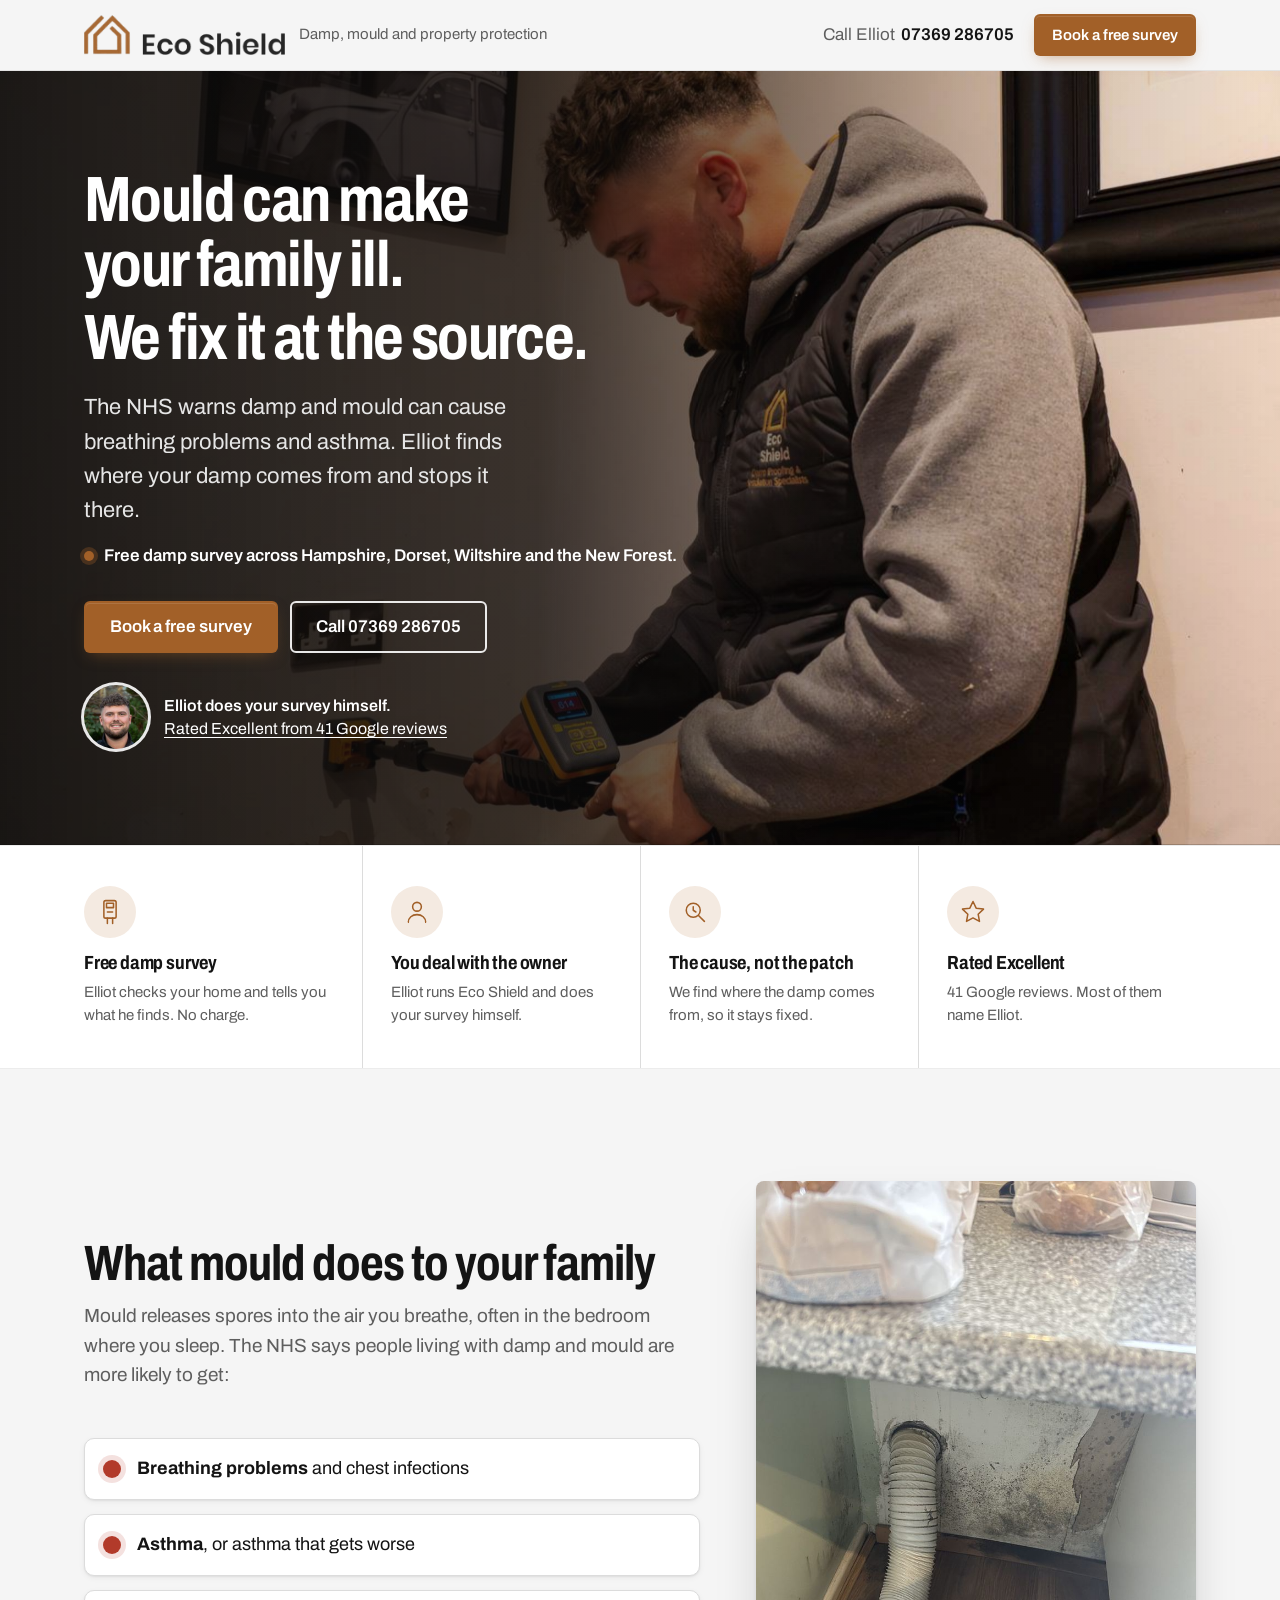
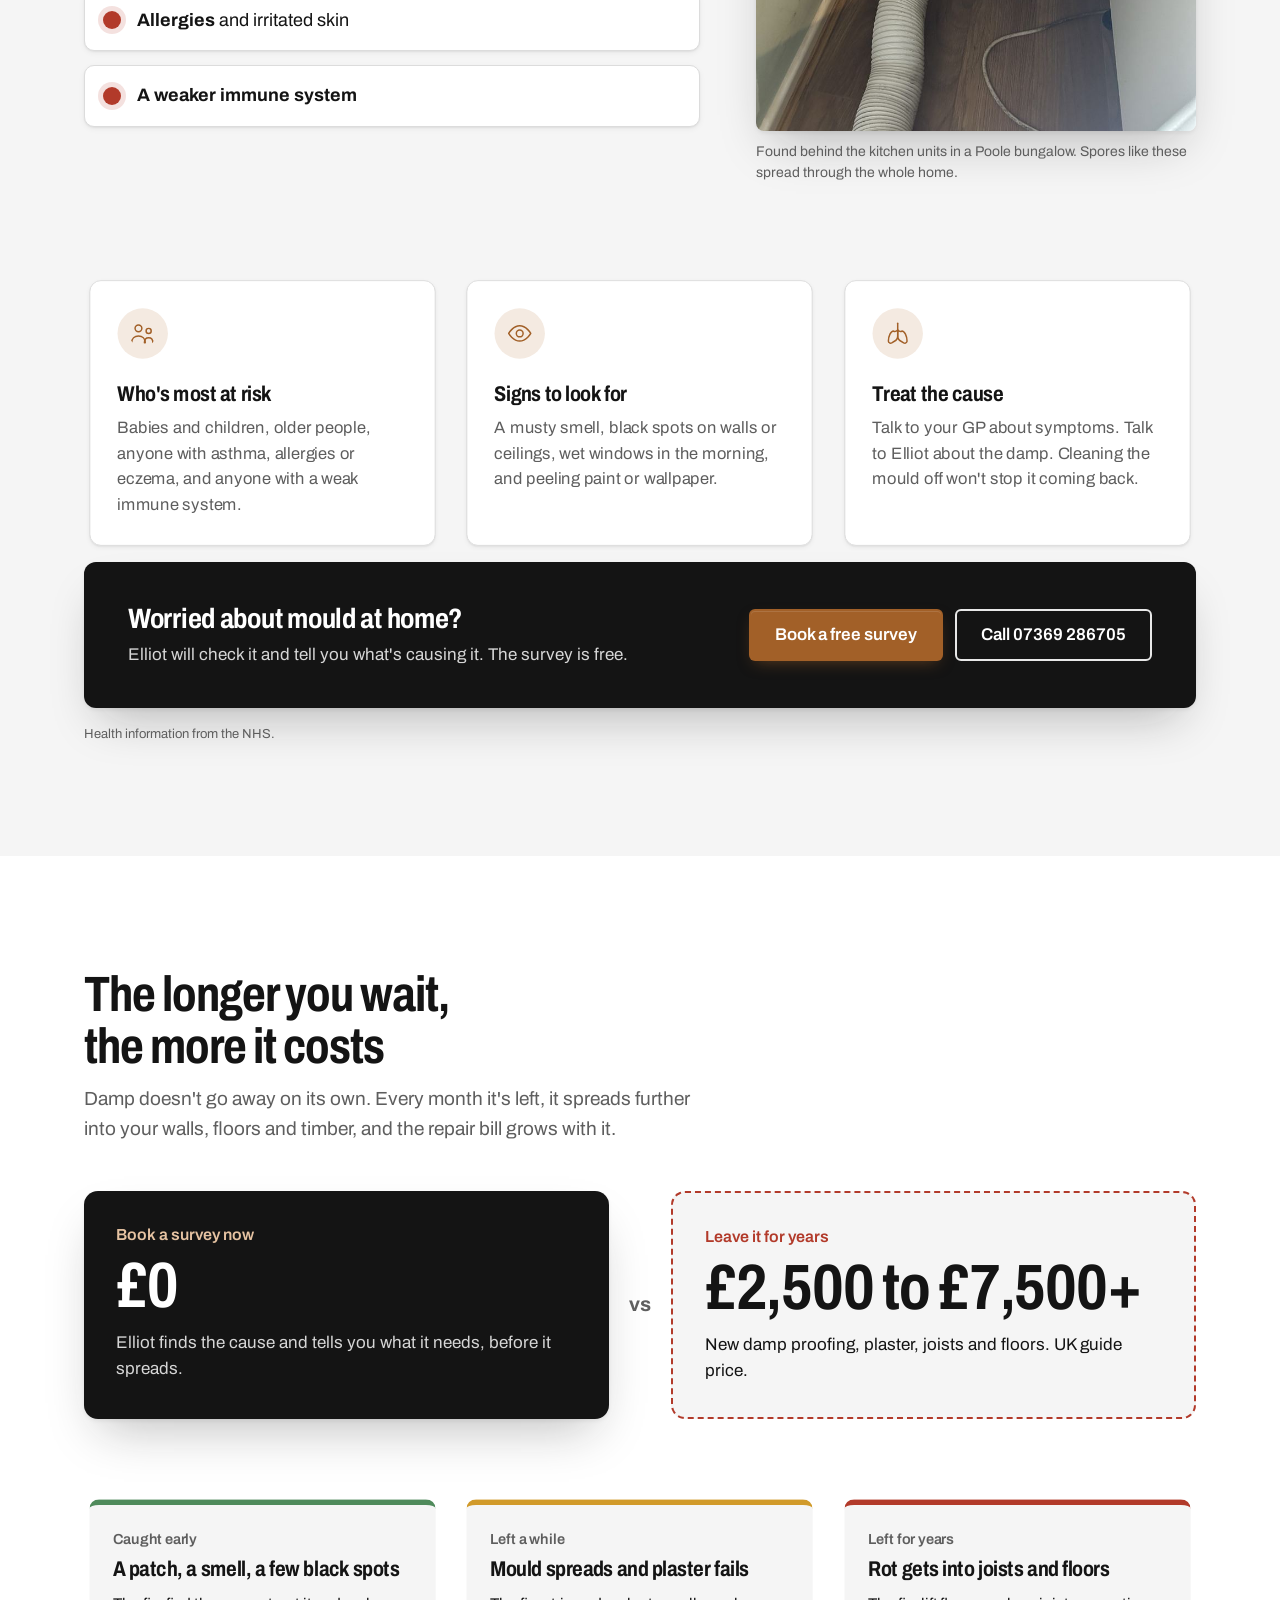
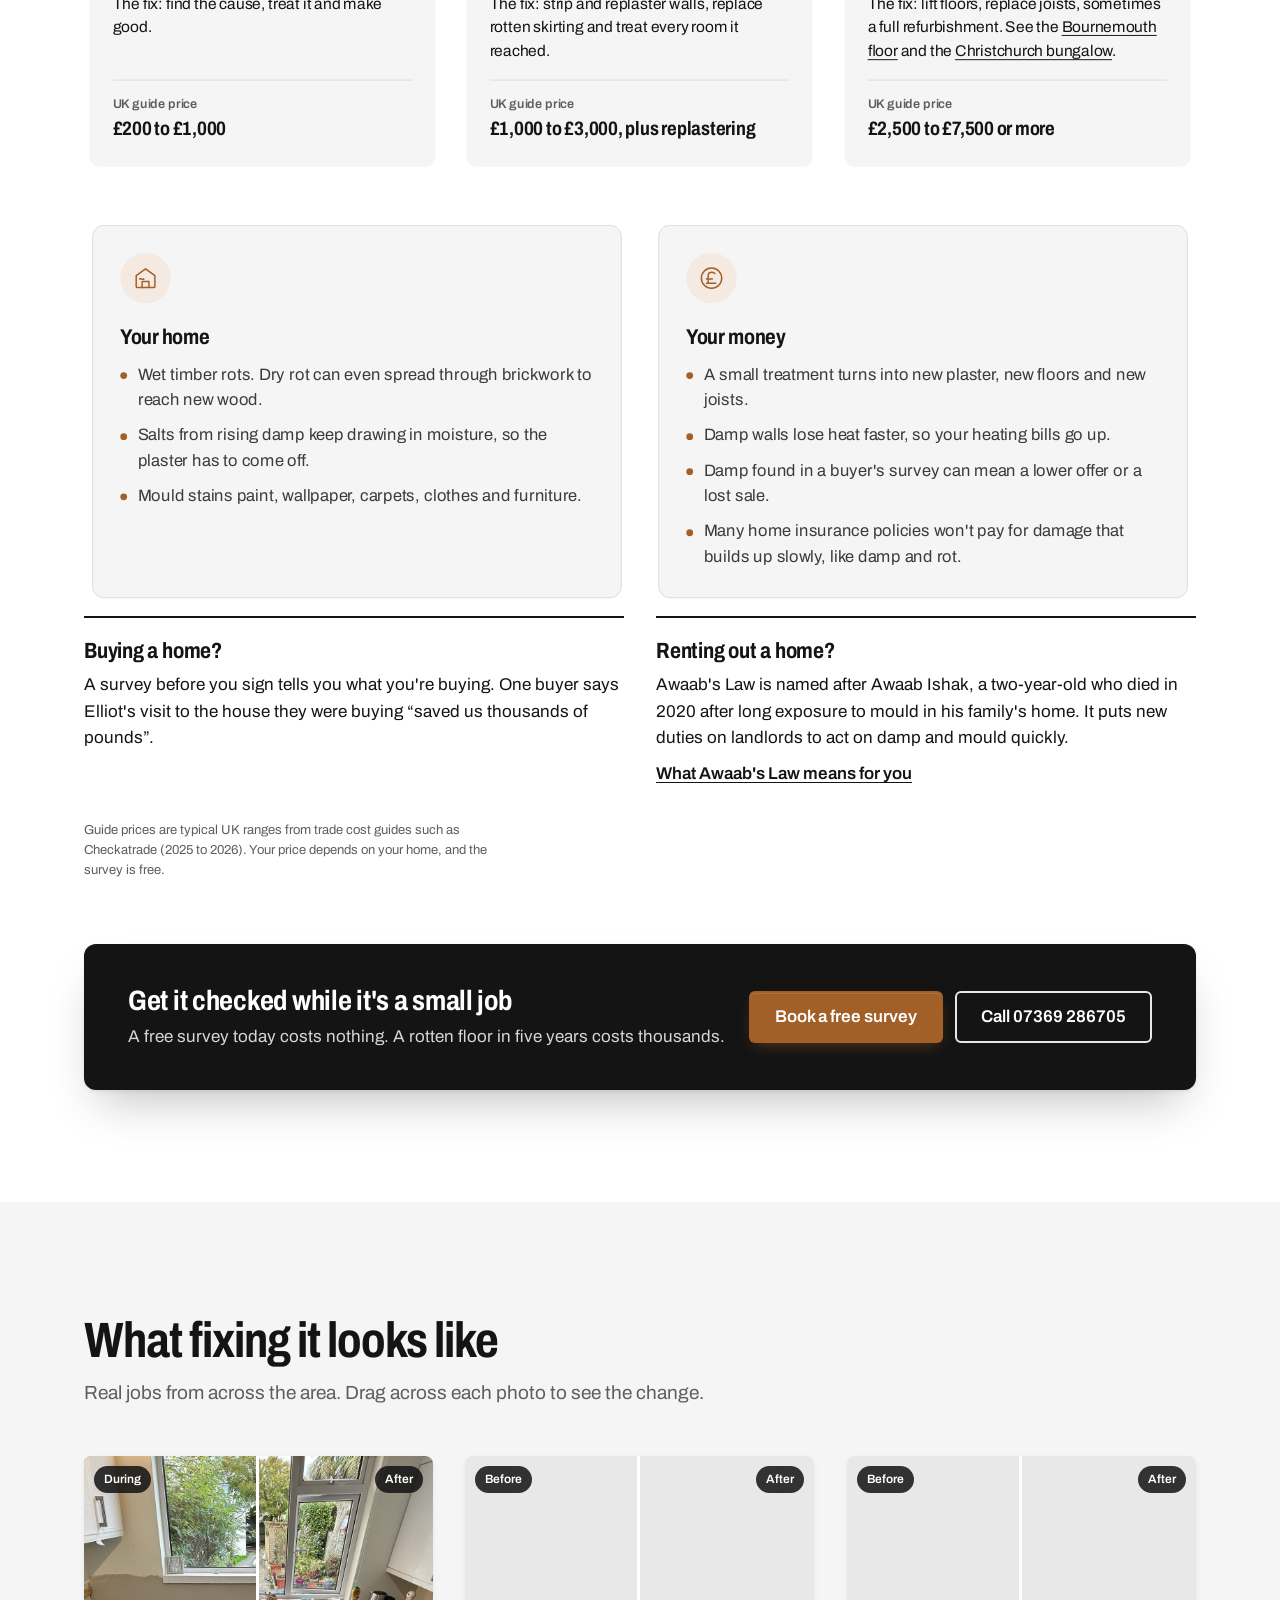
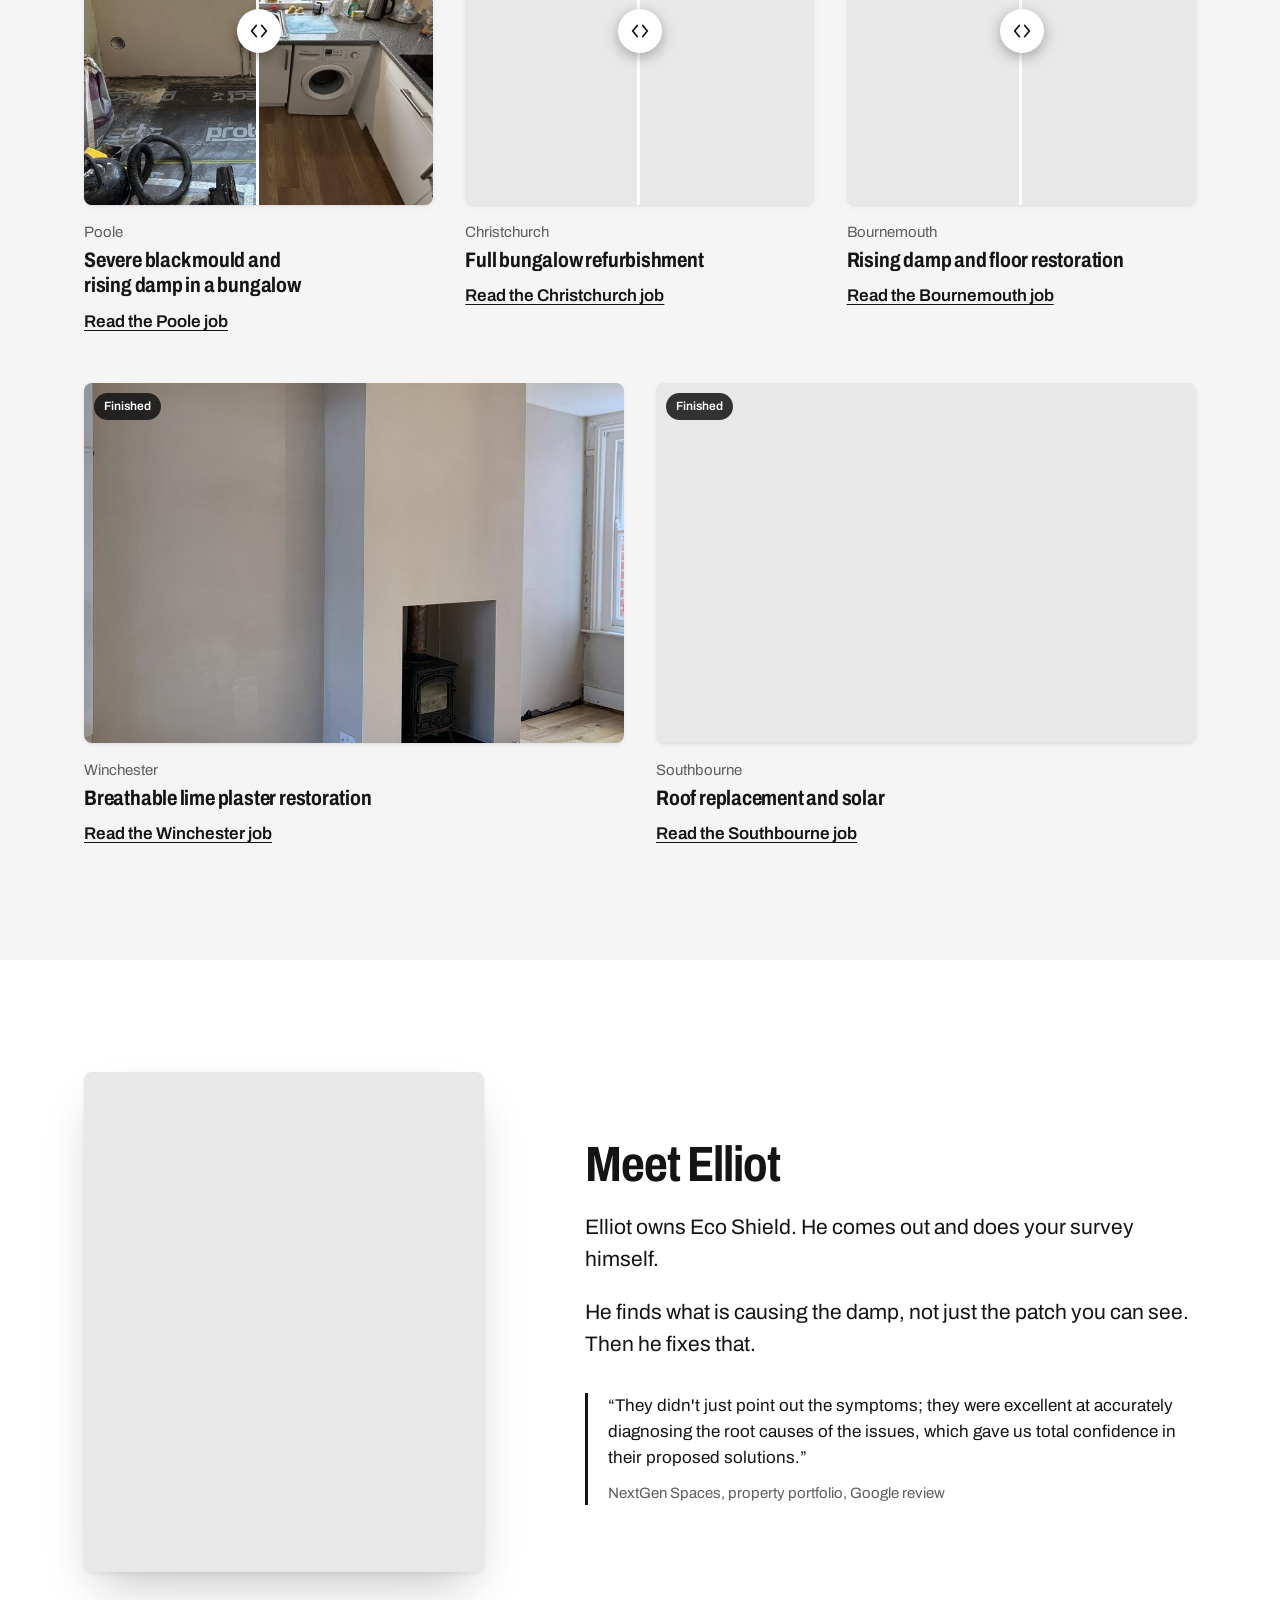
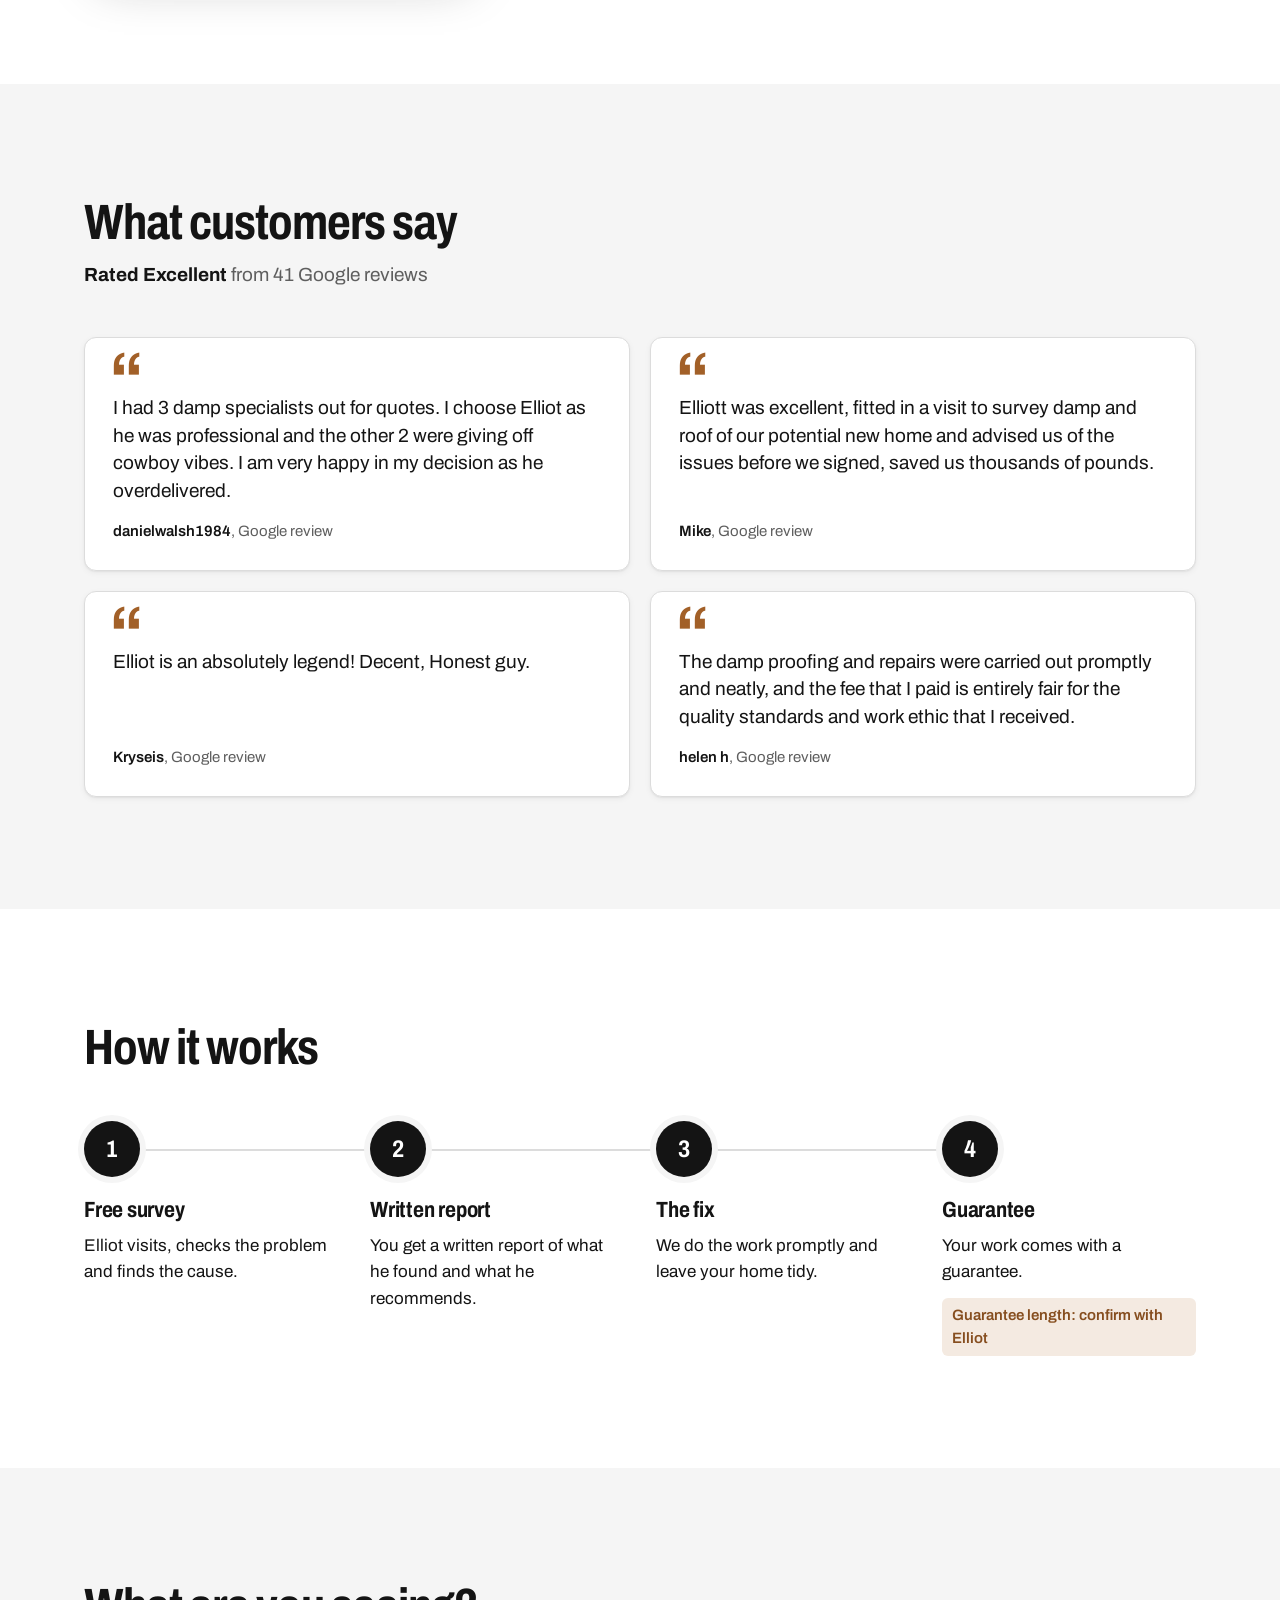
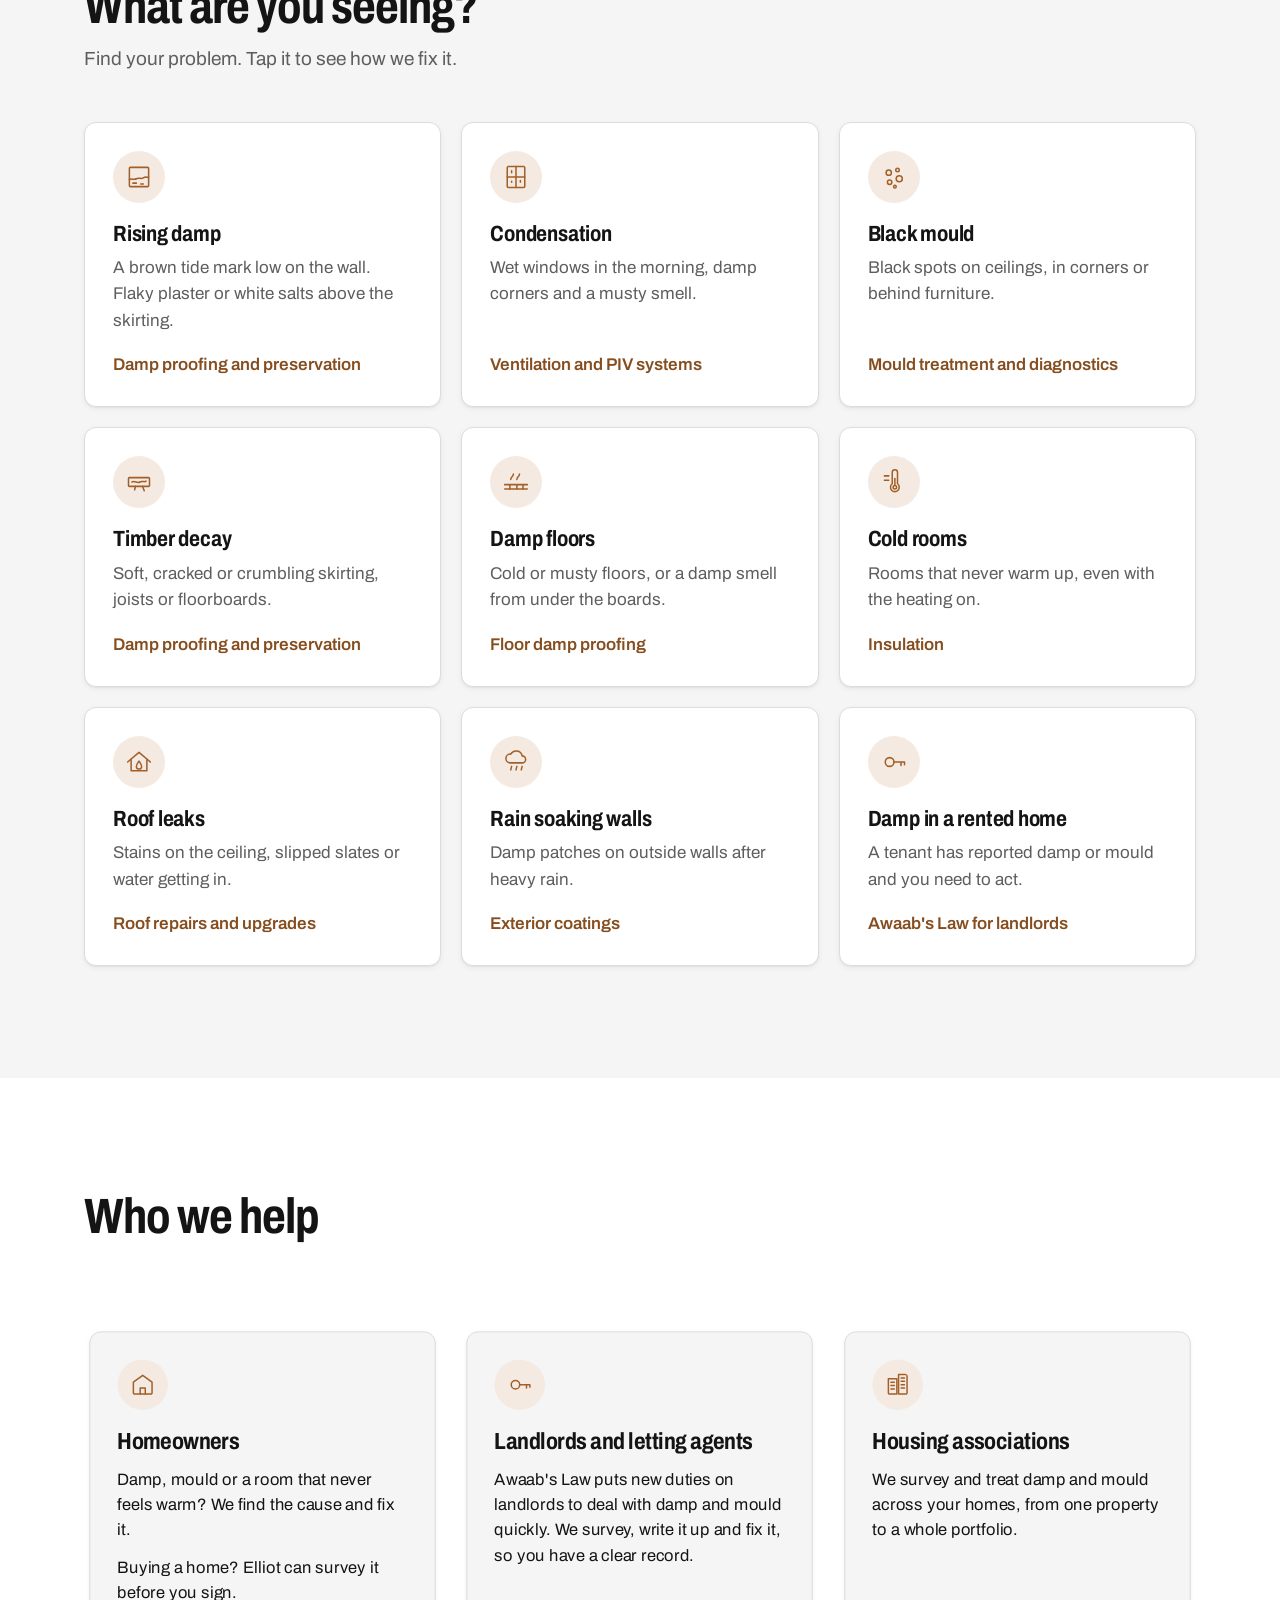
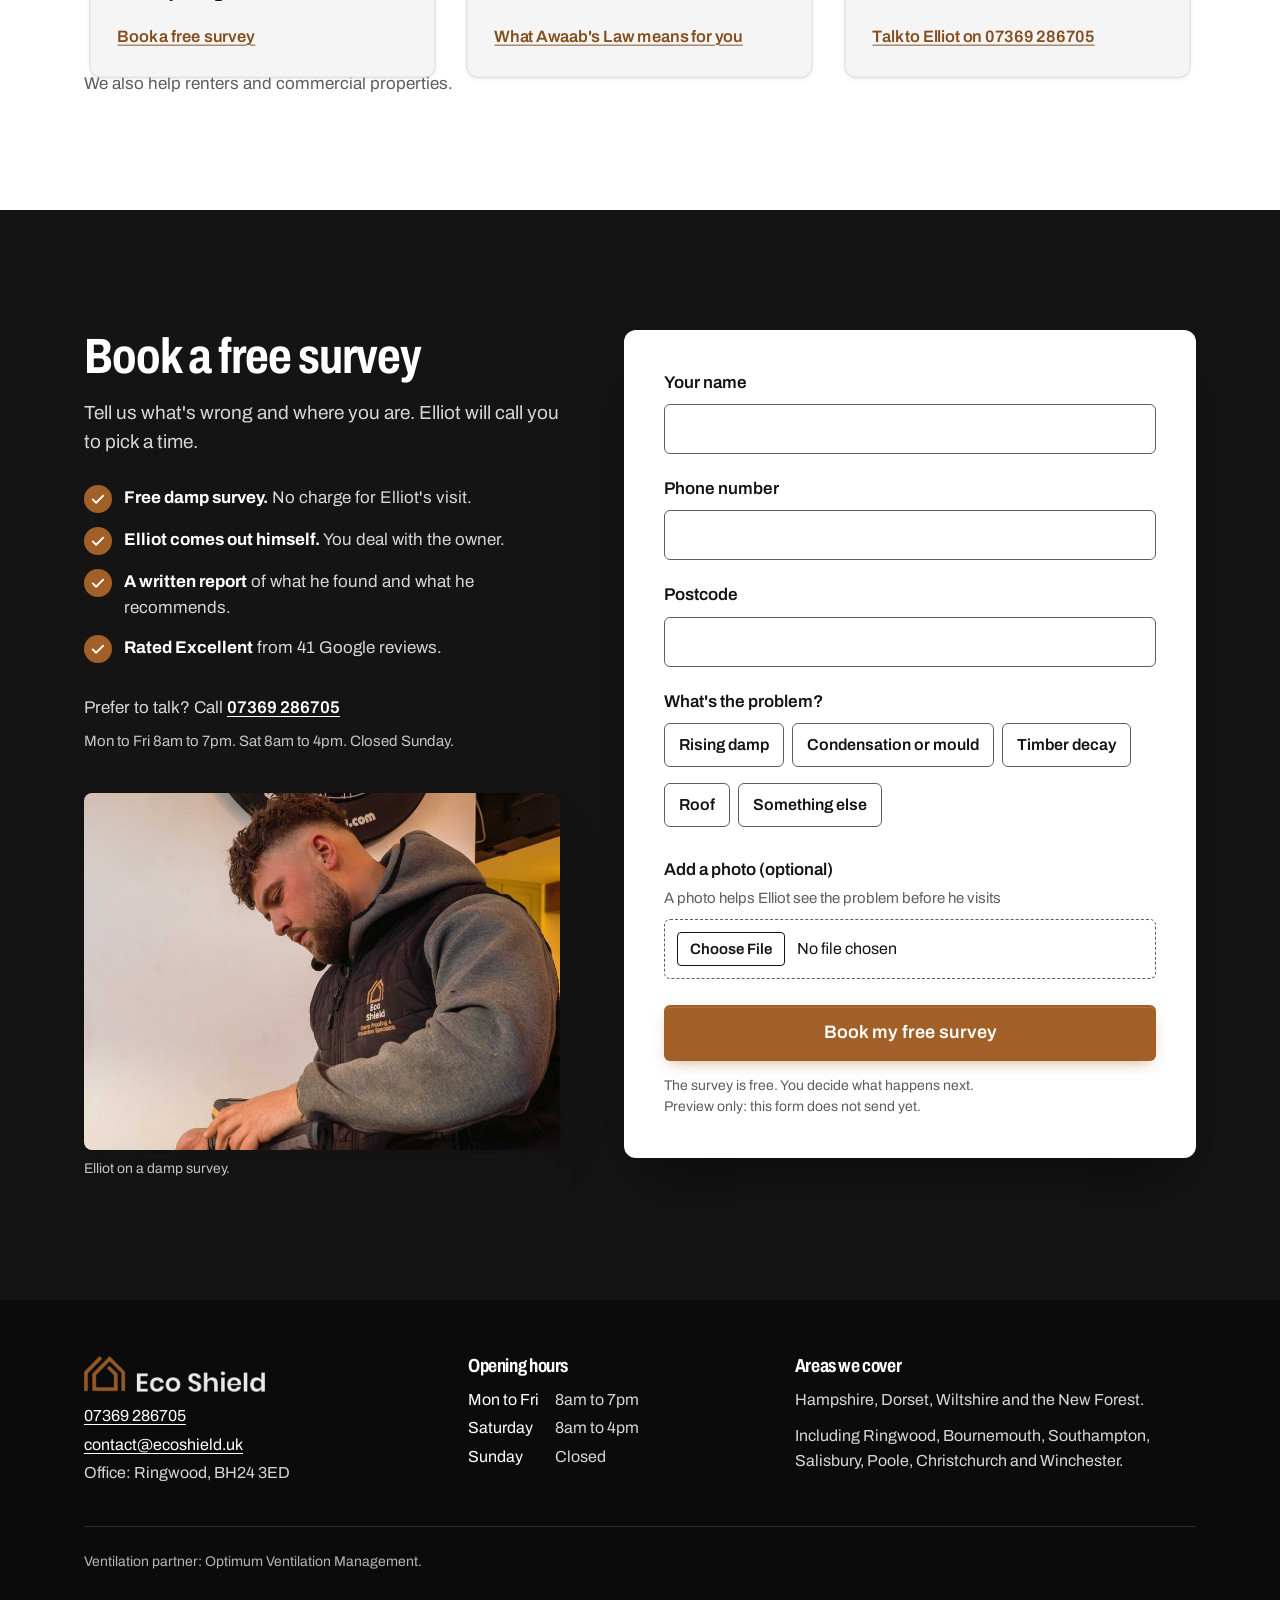
<file: ecoshield-preview/index.html>
<!doctype html>
<html lang="en-GB">
<head>
<meta charset="utf-8">
<meta name="viewport" content="width=device-width, initial-scale=1">
<title>Eco Shield | Damp and mould specialists in Ringwood, Hampshire</title>
<meta name="description" content="Damp and mould fixed at the source. Book a free damp survey with Elliot at Eco Shield. Covering Hampshire, Dorset, Wiltshire and the New Forest. Call 07369 286705.">
<meta property="og:title" content="Eco Shield | Damp and mould fixed at the source">
<meta property="og:description" content="Free damp survey across Hampshire, Dorset, Wiltshire and the New Forest.">
<meta property="og:type" content="website">
<meta property="og:url" content="https://ecoshield.uk/">
<meta property="og:image" content="https://ecoshield.uk/wp-content/uploads/2025/12/Eco-Shield-Damp-Mould-Survey-scaled.jpg">
<meta property="og:image:alt" content="Elliot testing a wall with a damp meter">
<meta name="twitter:card" content="summary_large_image">
<link rel="canonical" href="https://ecoshield.uk/">
<meta name="theme-color" content="#141414">
<link rel="icon" type="image/png" href="[data-uri]">
<link rel="preconnect" href="https://fonts.googleapis.com">
<link rel="preconnect" href="https://fonts.gstatic.com" crossorigin>
<link href="https://fonts.googleapis.com/css2?family=Archivo:wdth,wght@75..100,400..700&display=swap" rel="stylesheet">

<script type="application/ld+json">
{
  "@context": "https://schema.org",
  "@type": "HomeAndConstructionBusiness",
  "name": "Eco Shield",
  "description": "Damp, mould and property protection. Free damp surveys across Hampshire, Dorset, Wiltshire and the New Forest.",
  "url": "https://ecoshield.uk/",
  "image": "https://ecoshield.uk/wp-content/uploads/2025/12/Eco-Shield-Damp-Mould-Survey-scaled.jpg",
  "telephone": "+447369286705",
  "email": "contact@ecoshield.uk",
  "address": {
    "@type": "PostalAddress",
    "addressLocality": "Ringwood",
    "postalCode": "BH24 3ED",
    "addressRegion": "Hampshire",
    "addressCountry": "GB"
  },
  "openingHoursSpecification": [
    {
      "@type": "OpeningHoursSpecification",
      "dayOfWeek": ["Monday", "Tuesday", "Wednesday", "Thursday", "Friday"],
      "opens": "08:00",
      "closes": "19:00"
    },
    {
      "@type": "OpeningHoursSpecification",
      "dayOfWeek": "Saturday",
      "opens": "08:00",
      "closes": "16:00"
    }
  ],
  "areaServed": [
    {"@type": "AdministrativeArea", "name": "Hampshire"},
    {"@type": "AdministrativeArea", "name": "Dorset"},
    {"@type": "AdministrativeArea", "name": "Wiltshire"},
    {"@type": "Place", "name": "New Forest"},
    {"@type": "City", "name": "Ringwood"},
    {"@type": "City", "name": "Bournemouth"},
    {"@type": "City", "name": "Southampton"},
    {"@type": "City", "name": "Salisbury"},
    {"@type": "City", "name": "Poole"},
    {"@type": "City", "name": "Christchurch"},
    {"@type": "City", "name": "Winchester"}
  ],
  "founder": {"@type": "Person", "name": "Elliot"},
  "makesOffer": {
    "@type": "Offer",
    "name": "Free damp survey",
    "price": "0",
    "priceCurrency": "GBP"
  }
}
</script>

<style>
:root {
  --lime: #F5F5F5;
  --limewash: #FFFFFF;
  --slate: #141414;
  --slate-grey: #5E5E5E;
  --tide: #A26028;
  --green: #A26028;
  --green-dark: #864E1F;
  --rule: #DCDCDC;
  --placeholder: #E8E8E8;
  --font: "Archivo", "Helvetica Neue", Arial, sans-serif;
  --wrap: 1160px;
  --gutter: 24px;
}

*, *::before, *::after { box-sizing: border-box; }

html { -webkit-text-size-adjust: 100%; scroll-behavior: smooth; }

body {
  margin: 0;
  background: var(--lime);
  color: var(--slate);
  font-family: var(--font);
  font-size: 1.0625rem;
  line-height: 1.55;
  font-variation-settings: "wdth" 100;
}

figure, blockquote { margin: 0; }
img { max-width: 100%; height: auto; display: block; }

a { color: inherit; text-underline-offset: 3px; text-decoration-thickness: 1px; }
a:hover { text-decoration-thickness: 2px; }

:focus-visible {
  outline: 3px solid var(--slate);
  outline-offset: 3px;
}
.on-dark :focus-visible { outline-color: var(--limewash); }

h1, h2, h3 {
  font-variation-settings: "wdth" 82;
  font-weight: 700;
  line-height: 1.1;
  margin: 0;
  letter-spacing: -0.01em;
}
h1 { font-size: clamp(2.625rem, 1.6rem + 3.4vw, 3.75rem); }
h2 { font-size: clamp(2rem, 1.6rem + 1.4vw, 2.625rem); }
h3 { font-size: 1.3125rem; line-height: 1.2; }

p { margin: 0; max-width: 62ch; }
p + p { margin-top: 12px; }

.wrap {
  max-width: var(--wrap);
  margin: 0 auto;
  padding: 0 var(--gutter);
}

.section {
  padding: 88px 0;
  border-top: 1px solid var(--rule);
}
.section-head { margin-bottom: 40px; max-width: 62ch; }
.section-head p { margin-top: 12px; color: var(--slate-grey); font-size: 1.1875rem; }

.visually-hidden {
  position: absolute !important;
  width: 1px; height: 1px;
  overflow: hidden;
  clip: rect(0 0 0 0);
  white-space: nowrap;
}

.skip {
  position: absolute; left: 16px; top: -60px;
  background: var(--slate); color: var(--limewash);
  padding: 10px 16px; z-index: 50;
}
.skip:focus { top: 12px; }

/* Buttons */
.btn {
  display: inline-flex;
  align-items: center;
  justify-content: center;
  min-height: 52px;
  padding: 12px 24px;
  border-radius: 4px;
  font: 600 1.0625rem/1.2 var(--font);
  text-decoration: none;
  border: 2px solid transparent;
  cursor: pointer;
}
.btn-primary { background: var(--green); color: #fff; }
.btn-primary:hover { background: var(--green-dark); }
.btn-secondary { background: transparent; color: var(--slate); border-color: var(--slate); }
.btn-secondary:hover { background: var(--slate); color: var(--limewash); }

/* Header */
.site-header { padding: 20px 0; }
.site-header .wrap {
  display: flex;
  align-items: center;
  justify-content: space-between;
  gap: 16px;
}
.brand { text-decoration: none; display: flex; align-items: baseline; gap: 14px; flex-wrap: wrap; }
.brand-name {
  font-size: 1.5rem;
  font-weight: 700;
  font-variation-settings: "wdth" 82;
  letter-spacing: -0.01em;
}
.brand-line { font-size: 0.9375rem; color: var(--slate-grey); }
.header-phone { font-weight: 600; text-decoration: none; white-space: nowrap; }
.header-phone span { color: var(--slate-grey); font-weight: 400; margin-right: 6px; }

/* Hero */
.hero { padding: 40px 0 88px; }
.hero .wrap {
  display: grid;
  grid-template-columns: minmax(0, 1fr) minmax(0, 1.05fr);
  gap: 64px;
  align-items: center;
}
.hero-sub { margin-top: 20px; font-size: 1.3125rem; max-width: 30ch; }
.hero-actions { display: flex; flex-wrap: wrap; gap: 12px; margin-top: 32px; }
.hero-trust {
  margin-top: 32px;
  display: flex;
  align-items: center;
  gap: 16px;
}
.hero-trust img {
  width: 64px; height: 64px; flex: none;
  border-radius: 50%;
  object-fit: cover;
  background: var(--placeholder);
}
.hero-trust p { font-size: 1rem; line-height: 1.45; color: var(--slate-grey); }
.hero-trust strong { color: var(--slate); font-weight: 600; }
.hero-trust a { color: var(--slate-grey); }

/* Meet Elliot */
.elliot .wrap {
  display: grid;
  grid-template-columns: minmax(0, 5fr) minmax(0, 7fr);
  gap: 64px;
  align-items: center;
}
.elliot-text p.big { font-size: 1.3125rem; margin-top: 20px; }
.elliot-quote {
  margin: 32px 0 0;
  padding-left: 20px;
  border-left: 3px solid var(--slate);
}
.elliot-quote p { font-size: 1.0625rem; }
.elliot-quote figcaption { margin-top: 10px; font-size: 0.9375rem; color: var(--slate-grey); }

/* Placeholders */
.ph {
  background: var(--placeholder);
  border: 1px dashed var(--slate-grey);
  color: var(--slate);
  display: flex;
  align-items: center;
  justify-content: center;
  text-align: center;
  padding: 16px;
  font-size: 0.9375rem;
  font-weight: 600;
}
.ph-portrait { aspect-ratio: 4 / 5; width: 100%; max-width: 400px; }
.portrait { width: 100%; max-width: 400px; aspect-ratio: 4 / 5; object-fit: cover; background: var(--placeholder); }
.shot img, .shot .ph { width: 100%; aspect-ratio: 1 / 1; object-fit: cover; background: var(--placeholder); }
.shot figcaption { margin-top: 6px; font-size: 0.8125rem; color: var(--slate-grey); }
.book-photo { margin-top: 40px; }
.book-photo img { width: 100%; aspect-ratio: 3 / 2; object-fit: cover; border-radius: 4px; }
.book-photo figcaption { margin-top: 8px; font-size: 0.875rem; color: #C4C4C4; }
.ph-inline {
  display: inline-block;
  background: var(--placeholder);
  border: 1px dashed var(--slate-grey);
  padding: 2px 8px;
  font-weight: 600;
}

/* Who we help */
.routes {
  display: grid;
  grid-template-columns: repeat(3, minmax(0, 1fr));
  border-top: 1px solid var(--slate);
}
.route {
  padding: 28px 32px 8px 0;
}
.route + .route { padding-left: 32px; border-left: 1px solid var(--rule); }
.route p { margin-top: 12px; }
.route .route-link { display: inline-block; margin-top: 16px; font-weight: 600; }
.routes-note { margin-top: 32px; color: var(--slate-grey); }

/* Problems */
.problems { list-style: none; margin: 0; padding: 0; border-top: 1px solid var(--slate); }
.problem {
  display: grid;
  grid-template-columns: minmax(0, 3fr) minmax(0, 5fr) minmax(0, 4fr);
  gap: 24px;
  padding: 22px 0;
  border-bottom: 1px solid var(--rule);
  align-items: baseline;
}
.problem p { color: var(--slate-grey); }
.problem a { font-weight: 600; }

/* Steps */
.steps {
  list-style: none; margin: 0; padding: 0;
  display: grid;
  grid-template-columns: repeat(4, minmax(0, 1fr));
  gap: 32px;
  counter-reset: step;
}
.step { border-top: 3px solid var(--slate); padding-top: 20px; counter-increment: step; }
.step::before {
  content: counter(step);
  display: block;
  font-size: 2.625rem;
  font-weight: 700;
  font-variation-settings: "wdth" 82;
  line-height: 1;
  margin-bottom: 16px;
}
.step p { margin-top: 10px; }
.step .ph-inline { margin-top: 12px; font-size: 0.9375rem; }

/* Case studies */
.cases {
  list-style: none; margin: 0; padding: 0;
  display: grid;
  grid-template-columns: repeat(3, minmax(0, 1fr));
  gap: 48px 32px;
}
.case-photos { display: grid; grid-template-columns: 1fr 1fr; gap: 4px; }
.case-photos .ph { font-size: 0.8125rem; font-weight: 500; padding: 10px; }
.case-town { margin-top: 16px; font-size: 0.9375rem; color: var(--slate-grey); }
.case h3 { margin-top: 4px; font-size: 1.1875rem; }
.case a { display: inline-block; margin-top: 10px; font-weight: 600; }

/* Reviews */
.reviews {
  list-style: none; margin: 0; padding: 0;
  display: grid;
  grid-template-columns: repeat(2, minmax(0, 1fr));
  gap: 40px 64px;
}
.review { border-top: 1px solid var(--slate); padding-top: 20px; margin: 0; }
.review blockquote { margin: 0; }
.review blockquote p { font-size: 1.1875rem; line-height: 1.45; }
.review figcaption { margin-top: 12px; font-size: 0.9375rem; color: var(--slate-grey); }
.review figcaption strong { color: var(--slate); font-weight: 600; }
.reviews-total { margin-top: 40px; color: var(--slate-grey); }

/* Booking */
.book { background: var(--slate); color: var(--limewash); border-top: 0; }
.book .wrap {
  display: grid;
  grid-template-columns: minmax(0, 5fr) minmax(0, 6fr);
  gap: 64px;
  align-items: start;
}
.book-intro p { margin-top: 16px; font-size: 1.1875rem; color: #D6D6D6; }
.book-intro .call-line { margin-top: 32px; font-size: 1.0625rem; }
.book-intro .call-line a { font-weight: 600; color: var(--limewash); }
.book-intro .hours { margin-top: 8px; font-size: 0.9375rem; color: #C4C4C4; }

.form-panel {
  background: var(--limewash);
  color: var(--slate);
  padding: 36px;
  border-radius: 4px;
}
.field { margin-bottom: 22px; }
.field legend { padding: 0; }
.field label, .field legend { display: block; font-weight: 600; margin-bottom: 8px; }
.field .hint { display: block; font-size: 0.9375rem; color: var(--slate-grey); margin: -4px 0 8px; }
.field input[type="text"],
.field input[type="tel"] {
  width: 100%;
  min-height: 50px;
  padding: 10px 14px;
  font: 400 1.0625rem var(--font);
  color: var(--slate);
  background: #fff;
  border: 1px solid var(--slate-grey);
  border-radius: 4px;
}
.field input:focus-visible { outline: 3px solid var(--slate); outline-offset: 1px; }
fieldset.field { border: 0; padding: 0; margin: 0 0 22px; min-width: 0; }
.choices { display: flex; flex-wrap: wrap; gap: 8px; }
.choice { position: relative; }
.choice input { position: absolute; opacity: 0; width: 1px; height: 1px; }
.choice span {
  display: inline-flex; align-items: center;
  min-height: 44px;
  padding: 8px 14px;
  border: 1px solid var(--slate-grey);
  border-radius: 4px;
  background: #fff;
  cursor: pointer;
  font-size: 1rem;
}
.choice input:checked + span { background: var(--slate); color: var(--limewash); border-color: var(--slate); }
.choice input:focus-visible + span { outline: 3px solid var(--slate); outline-offset: 2px; }
.file-input {
  display: block;
  width: 100%;
  font: 400 1rem var(--font);
  padding: 12px;
  background: #fff;
  border: 1px dashed var(--slate-grey);
  border-radius: 4px;
}
.file-input::file-selector-button {
  font: 600 0.9375rem var(--font);
  margin-right: 12px;
  padding: 8px 12px;
  border: 1px solid var(--slate);
  background: var(--limewash);
  color: var(--slate);
  border-radius: 4px;
  cursor: pointer;
}
.error { color: #9B2C1F; font-size: 0.9375rem; margin-top: 6px; display: none; }
.field.has-error .error { display: block; }
.field.has-error input[type="text"],
.field.has-error input[type="tel"] { border-color: #9B2C1F; border-width: 2px; }
.form-panel .btn { width: 100%; margin-top: 4px; min-height: 56px; font-size: 1.125rem; }
.form-note { margin-top: 14px; font-size: 0.875rem; color: var(--slate-grey); }
.success { display: none; }
.success h3 { font-size: 1.75rem; }
.success p { margin-top: 12px; }
.form-panel.is-sent form { display: none; }
.form-panel.is-sent .success, .success:target { display: block; }
.form-panel:has(.success:target) form { display: none; }


/* Why choose us */
.why { background: var(--limewash); border-top: 1px solid var(--rule); }
.why-list {
  list-style: none; margin: 0; padding: 0;
  display: grid;
  grid-template-columns: repeat(4, minmax(0, 1fr));
}
.why-list li { padding: 32px 28px 32px 0; }
.why-list li + li { padding-left: 28px; border-left: 1px solid var(--rule); }
.why-list svg, .late-list svg {
  width: 32px; height: 32px;
  fill: none; stroke: var(--green); stroke-width: 1.75;
  stroke-linecap: round; stroke-linejoin: round;
  display: block;
}
.why-list h3 { margin-top: 14px; font-size: 1.1875rem; }
.why-list p { margin-top: 6px; font-size: 0.9375rem; color: var(--slate-grey); }

/* Footer */
.site-footer { background: var(--slate); color: #D6D6D6; border-top: 1px solid #2A2A2A; padding: 56px 0 40px; font-size: 1rem; }
.site-footer .wrap { display: grid; grid-template-columns: 1.2fr 1fr 1.4fr; gap: 40px; }
.site-footer h2 { font-size: 1.1875rem; color: var(--limewash); margin-bottom: 12px; }
.site-footer a { color: var(--limewash); }
.site-footer ul { list-style: none; margin: 0; padding: 0; }
.site-footer li + li { margin-top: 4px; }
.site-footer dl { margin: 0; display: grid; grid-template-columns: auto 1fr; gap: 4px 16px; }
.site-footer dt { color: var(--limewash); }
.site-footer dd { margin: 0; }
.footer-base { max-width: none; grid-column: 1 / -1; border-top: 1px solid #2A2A2A; padding-top: 24px; font-size: 0.875rem; color: #B5B5B5; }

/* Mobile call bar */
.callbar { display: none; }

@media (max-width: 960px) {
  .hero .wrap, .elliot .wrap, .book .wrap { grid-template-columns: 1fr; gap: 40px; }
  .elliot .ph-portrait, .elliot .portrait { max-width: 360px; }
  .cases { grid-template-columns: repeat(2, minmax(0, 1fr)); }
  .why-list { grid-template-columns: repeat(2, minmax(0, 1fr)); }
  .why-list li:nth-child(3) { padding-left: 0; border-left: 0; }
  .why-list li:nth-child(n+3) { border-top: 1px solid var(--rule); }
  .late-grid { grid-template-columns: 1fr; gap: 40px; }
  .late-photo { max-width: 420px; }
  .steps { grid-template-columns: repeat(2, minmax(0, 1fr)); gap: 40px 32px; }
  .site-footer .wrap { grid-template-columns: 1fr 1fr; }
}

@media (max-width: 720px) {
  :root { --gutter: 16px; }
  body { padding-bottom: 72px; }
  html { scroll-padding-bottom: 96px; }
  .section { padding: 64px 0; }
  .section-head { margin-bottom: 28px; }
  .brand-line { display: none; }
  .header-phone span { display: none; }
  .hero { padding: 16px 0 64px; }
  .hero-sub { font-size: 1.1875rem; }
  .hero-actions .btn { width: 100%; }
  .ph-portrait, .portrait { aspect-ratio: 4 / 3; max-width: none; object-position: 50% 25%; }
  .routes { grid-template-columns: 1fr; border-top: 0; }
  .route, .route + .route { padding: 24px 0; border-left: 0; border-top: 1px solid var(--slate); }
  .problem { grid-template-columns: 1fr; gap: 6px; padding: 20px 0; }
  .steps { grid-template-columns: 1fr; gap: 24px; }
  .step { display: grid; grid-template-columns: 44px 1fr; column-gap: 12px; padding-top: 16px; border-top-width: 2px; }
  .step::before { grid-row: 1 / span 3; font-size: 2.25rem; margin: 0; }
  .step > * { grid-column: 2; }
  .step .ph-inline { justify-self: start; }
  .cases { grid-template-columns: 1fr; }
  .reviews { grid-template-columns: 1fr; gap: 32px; }
  .why-list li, .why-list li + li { padding: 20px 12px 20px 0; }
  .why-list li:nth-child(even) { padding-left: 16px; }
  .why-list h3 { font-size: 1.0625rem; margin-top: 10px; }
  .why-list svg { width: 28px; height: 28px; }
  .late-list { grid-template-columns: 1fr; gap: 20px; }
  .late-cta { padding: 24px 20px; }
  .late-cta h3 { font-size: 1.5rem; }
  .late-actions .btn { width: 100%; }
  .late-actions { width: 100%; }
  .form-panel { padding: 24px 20px; }
  .site-footer .wrap { grid-template-columns: 1fr; gap: 32px; }
  .meter { grid-template-columns: 1fr auto; }
  .meter-label { grid-column: 1 / -1; margin-bottom: -6px; }
  .callbar {
    display: grid;
    grid-template-columns: 1fr 1fr;
    position: fixed;
    left: 0; right: 0; bottom: 0;
    z-index: 40;
    background: var(--slate);
    border-top: 1px solid #2A2A2A;
    padding: 8px 12px calc(8px + env(safe-area-inset-bottom));
    gap: 8px;
  }
  .callbar a {
    display: flex; align-items: center; justify-content: center; gap: 8px;
    min-height: 50px;
    border-radius: 4px;
    font-weight: 600;
    text-decoration: none;
  }
  .callbar .cb-call { background: var(--green); color: #fff; }
  .callbar .cb-wa { background: var(--limewash); color: var(--slate); }
  .callbar svg { width: 20px; height: 20px; flex: none; }
}

@media (prefers-reduced-motion: reduce) {
  html { scroll-behavior: auto; }
  *, *::before, *::after { transition: none !important; animation: none !important; }
}

/* ===== Premium pass ===== */
h1, h2, h3 { text-wrap: balance; }
@media (min-width: 961px) { .hero .wrap { grid-template-columns: minmax(0, 1.15fr) minmax(0, 1fr); } }
:root {
  --shadow-sm: 0 1px 2px rgba(20, 20, 20, 0.06), 0 2px 6px rgba(20, 20, 20, 0.05);
  --shadow-lg: 0 2px 4px rgba(20, 20, 20, 0.06), 0 24px 48px -16px rgba(20, 20, 20, 0.28);
  --radius: 8px;
  --green-tint: #F4EAE1;
  --footer: #0B0B0B;
}
html { scroll-padding-top: 88px; }
body { -webkit-font-smoothing: antialiased; }

/* Type: bigger, tighter display */
h1 { font-size: clamp(2.75rem, 1.4rem + 4.6vw, 4.75rem); line-height: 1.02; letter-spacing: -0.025em; font-variation-settings: "wdth" 78; }
h2 { font-size: clamp(2.125rem, 1.5rem + 2vw, 3.25rem); line-height: 1.05; letter-spacing: -0.02em; font-variation-settings: "wdth" 78; }
.section { padding: 112px 0; border-top: 0; }
.section-head { margin-bottom: 48px; }

/* Section tones for rhythm */
.tone-white { background: var(--limewash); }
.tone-dark { background: var(--slate); color: var(--limewash); }

/* Sticky header */
.site-header {
  position: sticky; top: 0; z-index: 30;
  background: rgba(245, 245, 245, 0.86);
  -webkit-backdrop-filter: saturate(140%) blur(10px);
  backdrop-filter: saturate(140%) blur(10px);
  border-bottom: 1px solid rgba(20, 20, 20, 0.08);
  padding: 14px 0;
}
.header-actions { display: flex; align-items: center; gap: 20px; }
.btn-small { min-height: 42px; padding: 8px 16px; font-size: 0.9375rem; }

/* Buttons: a touch of depth */
.btn { border-radius: 6px; transition: background-color .2s ease, box-shadow .2s ease, transform .2s ease; }
.btn-primary { box-shadow: 0 1px 0 rgba(255,255,255,0.12) inset, 0 6px 16px -6px rgba(162, 96, 40, 0.55); }
.btn-primary:hover { transform: translateY(-1px); box-shadow: 0 1px 0 rgba(255,255,255,0.12) inset, 0 10px 22px -8px rgba(162, 96, 40, 0.6); }

/* Hero */
.hero { padding: 72px 0 112px; }
.hero-sub { font-size: 1.375rem; max-width: 32ch; color: #3B3B3B; }
.hero-trust img { box-shadow: 0 0 0 3px var(--limewash), var(--shadow-sm); }

/* Why choose us */
.why { border-top: 1px solid rgba(20, 20, 20, 0.08); border-bottom: 1px solid rgba(20, 20, 20, 0.08); }
.why-list li { padding-top: 40px; padding-bottom: 40px; }
.why-list svg {
  width: 52px; height: 52px; padding: 12px;
  background: var(--green-tint);
  border-radius: 50%;
}

/* Photos */
.portrait, .book-photo img, .late-photo img { border-radius: var(--radius); box-shadow: var(--shadow-lg); }
.ph { border-radius: var(--radius); }

/* Who we help */
.routes { border-top: 2px solid var(--slate); }
.route h3 { font-size: 1.5rem; }

/* Problems */
.problems { border-top: 2px solid var(--slate); }
.problem h3 { font-size: 1.375rem; }

/* Don't leave it too late */
.late-list svg { width: 40px; height: 40px; padding: 8px; background: var(--lime); border-radius: 50%; box-shadow: var(--shadow-sm); stroke: var(--slate); }
.late-list li { grid-template-columns: 40px 1fr; }
.late-cta { border-radius: 12px; box-shadow: var(--shadow-lg); padding: 40px 44px; }

/* Steps */
.step { border-top: 0; padding-top: 0; }
.step::before {
  width: 56px; height: 56px;
  display: flex; align-items: center; justify-content: center;
  border-radius: 50%;
  background: var(--slate); color: var(--limewash);
  font-size: 1.5rem;
  margin-bottom: 20px;
}
.steps { position: relative; }
.steps::before {
  content: ""; position: absolute; left: 28px; right: calc((100% - 96px) / 4 - 28px); top: 28px;
  height: 2px; background: var(--rule); z-index: 0;
}
.step::before { position: relative; z-index: 1; box-shadow: 0 0 0 6px var(--lime); }
.step h3 { font-size: 1.375rem; }

/* Case studies: tags on photos */
.case-photos { gap: 6px; }
.shot { position: relative; }
.shot img, .shot .ph { border-radius: 6px; }
.shot figcaption {
  position: absolute; left: 8px; top: 8px;
  margin: 0;
  background: rgba(20, 20, 20, 0.86);
  color: #fff;
  font-size: 0.75rem; font-weight: 600;
  padding: 4px 8px;
  border-radius: 999px;
  max-width: calc(100% - 16px);
}
.case { transition: transform .25s ease; }
.case h3 { font-size: 1.3125rem; }

/* Reviews */
.review { border-top: 0; padding: 0 0 0 20px; border-left: 3px solid var(--green); }
.review blockquote p { font-size: 1.25rem; color: var(--slate); }

/* Booking */
.book { padding: 120px 0; }
.form-panel { border-radius: 12px; box-shadow: 0 30px 60px -20px rgba(0, 0, 0, 0.5); padding: 40px; }
.field input[type="text"], .field input[type="tel"], .file-input, .choice span { border-radius: 6px; }
.field input[type="text"]:focus, .field input[type="tel"]:focus { border-color: var(--slate); }

/* Footer */
.site-footer { background: var(--footer); border-top: 0; }

@media (max-width: 960px) {
  .steps::before { display: none; }
}
@media (max-width: 720px) {
  html { scroll-padding-top: 72px; }
  .section, .lead-review, .book { padding: 72px 0; }
  .hero { padding: 32px 0 72px; }
  .site-header { padding: 10px 0; }
  .btn-small { display: none; }
  .wall-figure { padding: 10px 10px 16px; border-radius: 12px; }
  .lead-review figure { padding-top: 44px; }
  .lead-review figure::before { font-size: 7rem; top: -22px; }
  .late-cta { padding: 28px 22px; }
  .form-panel { padding: 28px 20px; }
  .step::before { width: 44px; height: 44px; font-size: 1.25rem; margin: 0; box-shadow: none; }
  .step { padding-top: 4px; }
}
@media (prefers-reduced-motion: reduce) {
  .btn-primary:hover { transform: none; }
}

/* ===== Round 3: photo hero, sliders, cost of waiting ===== */
/* Health and cost story */
.health-grid { display: grid; grid-template-columns: minmax(0, 7fr) minmax(0, 5fr); gap: 56px; align-items: center; }
.health-list { list-style: none; margin: 0; padding: 0; display: grid; gap: 14px; }
.health-list li { position: relative; padding: 16px 18px 16px 52px; background: var(--limewash); border: 1px solid var(--rule); border-radius: 10px; font-size: 1.125rem; box-shadow: var(--shadow-sm); }
.health-list li::before { content: ""; position: absolute; left: 18px; top: 50%; width: 18px; height: 18px; margin-top: -9px; border-radius: 50%; background: #B23A2A; box-shadow: 0 0 0 5px rgba(178, 58, 42, 0.15); }
.health-photo img { width: 100%; aspect-ratio: 4 / 5; object-fit: cover; border-radius: var(--radius); box-shadow: var(--shadow-lg); }
.health-photo figcaption { margin-top: 10px; font-size: 0.875rem; color: var(--slate-grey); }
.health-cards { margin-top: 56px; display: grid; grid-template-columns: repeat(3, minmax(0, 1fr)); gap: 20px; }
.hcard { background: var(--limewash); border: 1px solid var(--rule); border-radius: 12px; padding: 28px; box-shadow: var(--shadow-sm); }
.hcard svg { width: 52px; height: 52px; padding: 12px; background: var(--green-tint); border-radius: 50%; fill: none; stroke: var(--green); stroke-width: 1.75; stroke-linecap: round; stroke-linejoin: round; }
.hcard h3 { margin-top: 16px; font-size: 1.375rem; }
.hcard p { margin-top: 8px; color: var(--slate-grey); }
.health .late-cta { margin-top: 48px; }
.health .late-source { margin-top: 16px; }
.anchor {
  display: grid; grid-template-columns: minmax(0, 1fr) auto minmax(0, 1fr);
  align-items: stretch; gap: 20px; margin-bottom: 40px;
}
.anchor-side { border-radius: 14px; padding: 32px; }
.anchor-now { background: var(--slate); color: #fff; box-shadow: var(--shadow-lg); }
.anchor-later { background: var(--lime); border: 2px dashed #B23A2A; }
.anchor-label { font-weight: 600; font-size: 1rem; }
.anchor-now .anchor-label { color: #E6C3A2; }
.anchor-later .anchor-label { color: #B23A2A; }
.anchor-price { margin-top: 6px; font-size: clamp(2.5rem, 1.6rem + 3vw, 4rem); font-weight: 700; line-height: 1; font-variation-settings: "wdth" 78; letter-spacing: -0.02em; }
.anchor-now .anchor-price { color: #fff; }
.anchor-side p:last-child { margin-top: 12px; }
.anchor-now p:last-child { color: #D6D6D6; }
.anchor-vs { align-self: center; font-weight: 700; font-size: 1.25rem; color: var(--slate-grey); }
.late-proof { grid-template-columns: 1fr; }
.late-notes { display: grid; grid-template-columns: 1fr 1fr; gap: 32px; }
.late-note, .late-note:first-child { border-top: 2px solid var(--slate); padding-top: 20px; }
.late-notes .late-source { grid-column: 1 / -1; margin-top: 0; }
@media (max-width: 960px) {
  .health-grid { grid-template-columns: 1fr; gap: 32px; }
  .health-photo { max-width: 420px; }
  .health-cards { grid-template-columns: 1fr; }
  .anchor { grid-template-columns: 1fr; }
  .anchor-vs { justify-self: center; }
  .late-notes { grid-template-columns: 1fr; }
}
@media (max-width: 720px) {
  .anchor-side { padding: 24px; }
  .hcard { padding: 22px; }
}

/* Hero safety copy */
.hero .hero-sub { max-width: 34ch; }
.hero-offer {
  margin-top: 16px;
  display: inline-flex; align-items: center; gap: 10px;
  font-weight: 600; color: #fff;
  font-size: 1.0625rem;
}
.hero-offer::before { content: ""; width: 10px; height: 10px; border-radius: 50%; background: var(--green); box-shadow: 0 0 0 4px rgba(162, 96, 40, 0.3); flex: none; }
.hero h1 { font-size: clamp(2.375rem, 1.3rem + 3.6vw, 4rem); }
.hero h1 span { display: block; }
.hero h1 span + span { margin-top: 0.12em; }
@media (max-width: 720px) {
  .hero-bg { aspect-ratio: 16 / 10; }
  .hero .hero-sub { font-size: 1.0625rem; }
  .hero-offer { font-size: 1rem; align-items: flex-start; }
  .hero-offer::before { margin-top: 6px; }
}

/* Loop 2: cards for routes and reviews, case grid, header */
.brand-line { align-self: center; }
.routes { border-top: 0; grid-template-columns: repeat(3, minmax(0, 1fr)); gap: 20px; }
.route, .route + .route {
  display: flex; flex-direction: column;
  padding: 28px; border: 1px solid var(--rule); border-left: 1px solid var(--rule);
  border-radius: 12px; background: var(--lime); box-shadow: var(--shadow-sm);
}
.route svg { width: 52px; height: 52px; padding: 12px; margin-bottom: 18px; background: var(--green-tint); border-radius: 50%; fill: none; stroke: var(--green); stroke-width: 1.75; stroke-linecap: round; stroke-linejoin: round; }
.route .route-link { margin-top: auto; padding-top: 18px; color: var(--green-dark); }
.routes-note { margin-top: 24px; }
.rating-line { margin-top: 12px; font-size: 1.125rem; color: var(--slate-grey); }
.rating-line strong { color: var(--slate); }
.reviews { gap: 20px; }
.review {
  height: 100%;
  border: 1px solid var(--rule); border-left: 1px solid var(--rule);
  border-radius: 12px; background: var(--limewash);
  padding: 56px 28px 26px; position: relative; box-shadow: var(--shadow-sm);
}
.review::before {
  content: "\201C"; position: absolute; top: 4px; left: 24px;
  font-size: 4.5rem; line-height: 1; font-weight: 700; color: var(--green);
}
.reviews li { display: flex; }
.reviews li > .review { flex: 1; display: flex; flex-direction: column; }
.review figcaption { margin-top: auto; padding-top: 16px; }
.review blockquote p { font-size: 1.1875rem; }
.cases { grid-template-columns: repeat(6, minmax(0, 1fr)); }
.case { grid-column: span 2; }
.case-wide { grid-column: span 3; }
.case-wide .ba { aspect-ratio: 3 / 2; }
.ph-inline { border: 0; background: var(--green-tint); color: var(--green-dark); border-radius: 6px; padding: 6px 10px; font-size: 0.875rem; }
@media (max-width: 960px) {
  .routes { grid-template-columns: 1fr; }
  .cases { grid-template-columns: repeat(2, minmax(0, 1fr)); }
  .case, .case-wide { grid-column: span 1; }
  .case-wide .ba { aspect-ratio: 1 / 1; }
}
@media (max-width: 720px) {
  .route, .route + .route { padding: 22px; border-top: 1px solid var(--rule); }
  .cases { grid-template-columns: 1fr; }
}

/* Problem cards */
.problem-cards {
  list-style: none; margin: 0; padding: 0;
  display: grid;
  grid-template-columns: repeat(3, minmax(0, 1fr));
  gap: 20px;
}
.pcard {
  position: relative;
  display: flex; flex-direction: column;
  background: var(--limewash);
  border: 1px solid var(--rule);
  border-radius: 12px;
  padding: 28px;
  box-shadow: var(--shadow-sm);
  transition: transform .2s ease, box-shadow .2s ease, border-color .2s ease;
}
.pcard:hover { transform: translateY(-3px); box-shadow: var(--shadow-lg); border-color: var(--green); }
.pcard:has(a:focus-visible) { outline: 3px solid var(--slate); outline-offset: 3px; }
.pcard svg {
  width: 52px; height: 52px; padding: 12px;
  background: var(--green-tint); border-radius: 50%;
  fill: none; stroke: var(--green); stroke-width: 1.75; stroke-linecap: round; stroke-linejoin: round;
}
.pcard h3 { margin-top: 18px; font-size: 1.375rem; }
.pcard p { margin-top: 8px; color: var(--slate-grey); }
.pcard a {
  margin-top: auto; padding-top: 18px;
  font-weight: 600; color: var(--green-dark);
  text-decoration: none;
}
.pcard a::after { content: ""; position: absolute; inset: 0; border-radius: 12px; }
.pcard a:focus-visible { outline: none; }
.pcard:hover a { text-decoration: underline; }
@media (max-width: 960px) { .problem-cards { grid-template-columns: repeat(2, minmax(0, 1fr)); } }
@media (max-width: 600px) { .problem-cards { grid-template-columns: 1fr; gap: 14px; } .pcard { padding: 22px; } }
@media (prefers-reduced-motion: reduce) { .pcard:hover { transform: none; } }

/* Logo */
.brand { align-items: center; }
.brand-logo { height: 40px; width: auto; display: block; }
.footer-logo img { height: 36px; width: auto; display: block; }
.footer-logo { margin-bottom: 16px; }
@media (max-width: 720px) { .brand-logo { height: 32px; } }
/* Stage cards: keep the guide prices on one line across cards */
.stage { display: flex; flex-direction: column; }
.stage p.stage-cost { margin-top: auto; }
.stage p:not(.stage-when):not(.stage-cost) + p.stage-cost, .stage p.stage-cost { margin-top: auto; }
.stage > p:nth-last-child(2) { margin-bottom: 16px; }

.late-cta {
  margin-top: 64px;
  background: var(--slate);
  color: var(--limewash);
  border-radius: 12px;
  padding: 40px 44px;
  display: flex; align-items: center; justify-content: space-between;
  gap: 24px; flex-wrap: wrap;
  box-shadow: var(--shadow-lg);
}
.late-cta h3 { font-size: 1.75rem; }
.late-cta p { margin-top: 6px; color: #D6D6D6; }
.late-actions { display: flex; flex-wrap: wrap; gap: 12px; }
.late-cta :focus-visible { outline-color: var(--limewash); }
.btn-light { background: transparent; color: #fff; border-color: rgba(255, 255, 255, 0.9); }
.btn-light:hover { background: #fff; color: var(--slate); }
@media (max-width: 720px) {
  .late-cta { padding: 28px 22px; }
  .late-cta h3 { font-size: 1.5rem; }
  .late-actions, .late-actions .btn { width: 100%; }
  .hero-actions .btn { width: 100%; }
}

.hero {
  position: relative;
  padding: 0;
  min-height: clamp(560px, 80vh, 780px);
  display: flex;
  align-items: center;
  background: var(--slate);
  color: #fff;
  overflow: hidden;
}
.hero-bg, .hero-bg img { position: absolute; inset: 0; width: 100%; height: 100%; }
.hero-bg img { object-fit: cover; object-position: 70% 30%; }
.hero-bg::after {
  content: ""; position: absolute; inset: 0;
  background: linear-gradient(90deg, rgba(10, 10, 10, 0.92) 0%, rgba(10, 10, 10, 0.78) 42%, rgba(10, 10, 10, 0.2) 78%, rgba(10, 10, 10, 0.05) 100%);
}
.hero .wrap.hero-inner { position: relative; z-index: 1; display: block; padding-top: 96px; padding-bottom: 96px; width: 100%; }
.hero-copy { max-width: 620px; }
.hero h1 { color: #fff; }
.hero .hero-sub { color: #E6E6E6; }
.hero-trust p { color: #D6D6D6; }
.hero-trust strong { color: #fff; }
.hero-trust a { color: #fff; }
.hero-trust img { box-shadow: 0 0 0 3px rgba(255, 255, 255, 0.9); }
.hero :focus-visible { outline-color: #fff; }

/* Before and after sliders */
.ba {
  position: relative;
  aspect-ratio: 1 / 1;
  overflow: hidden;
  border-radius: 8px;
  background: var(--placeholder);
  container-type: inline-size;
  box-shadow: var(--shadow-sm);
}
.ba img { display: block; width: 100%; height: 100%; object-fit: cover; }
.ba-after { position: absolute; inset: 0; }
.ba-before {
  position: absolute; top: 0; bottom: 0; left: 0;
  width: var(--pos, 50%);
  min-width: 6%; max-width: 100%;
  overflow: hidden;
  border-right: 3px solid #fff;
  resize: horizontal;
}
.ba-before img { width: 100cqw; max-width: none; }
.ba-before::after {
  content: ""; position: absolute; right: 0; bottom: 0;
  width: 22px; height: 22px;
  background: #fff linear-gradient(135deg, transparent 45%, var(--slate) 45%, var(--slate) 52%, transparent 52%, transparent 65%, var(--slate) 65%, var(--slate) 72%, transparent 72%);
  pointer-events: none;
}
.ba-tag {
  position: absolute; top: 10px;
  background: rgba(20, 20, 20, 0.86);
  color: #fff;
  font-size: 0.75rem; font-weight: 600;
  padding: 4px 10px;
  border-radius: 999px;
  pointer-events: none;
}
.ba-tag-b { left: 10px; }
.ba-tag-a { right: 10px; }
.ba-range, .ba-handle { display: none; }
.js .ba-before { resize: none; }
.js .ba-before::after { display: none; }
.js .ba-range {
  display: block;
  position: absolute; inset: 0;
  width: 100%; height: 100%;
  margin: 0;
  opacity: 0;
  cursor: ew-resize;
  touch-action: pan-y;
}
.js .ba-handle {
  display: flex; align-items: center; justify-content: center;
  position: absolute; top: 50%; left: var(--pos, 50%);
  width: 44px; height: 44px;
  transform: translate(-50%, -50%);
  border-radius: 50%;
  background: #fff;
  box-shadow: 0 4px 14px rgba(0, 0, 0, 0.3);
  pointer-events: none;
}
.ba-handle svg { width: 22px; height: 22px; fill: none; stroke: var(--slate); stroke-width: 2; stroke-linecap: round; stroke-linejoin: round; }
.ba:has(.ba-range:focus-visible) { outline: 3px solid var(--slate); outline-offset: 3px; }
.case .case-town { margin-top: 16px; }

/* Don't leave it too late */
.stages {
  list-style: none; margin: 0; padding: 0;
  display: grid;
  grid-template-columns: repeat(3, minmax(0, 1fr));
  gap: 20px;
}
.stage {
  background: var(--lime);
  border-radius: 10px;
  padding: 24px;
  border-top: 6px solid #4F8A5B;
}
.stage-2 { border-top-color: #D19A2A; }
.stage-3 { border-top-color: #B23A2A; }
.stage-when { font-size: 0.9375rem; font-weight: 600; color: var(--slate-grey); }
.stage h3 { margin-top: 6px; font-size: 1.375rem; }
.stage p:not(.stage-when) { margin-top: 10px; font-size: 1rem; }
.stage p.stage-cost { margin-top: 16px; padding-top: 14px; border-top: 1px solid var(--rule); font-size: 1.25rem; font-weight: 700; font-variation-settings: "wdth" 82; }
.stage .stage-cost span { display: block; font-size: 0.8125rem; font-weight: 600; font-variation-settings: "wdth" 100; color: var(--slate-grey); }
.damage {
  margin-top: 64px;
  display: grid;
  grid-template-columns: repeat(3, minmax(0, 1fr));
  gap: 40px;
}
.damage svg {
  width: 52px; height: 52px; padding: 12px;
  background: var(--green-tint); border-radius: 50%;
  fill: none; stroke: var(--green); stroke-width: 1.75; stroke-linecap: round; stroke-linejoin: round;
}
.damage h3 { margin-top: 14px; font-size: 1.375rem; }
.damage ul { margin: 12px 0 0; padding: 0; list-style: none; }
.damage li { position: relative; padding-left: 18px; margin-top: 10px; color: #3B3B3B; }
.damage li::before { content: ""; position: absolute; left: 0; top: 0.6em; width: 7px; height: 7px; border-radius: 50%; background: var(--green); }
.late-proof {
  margin-top: 64px;
  display: grid;
  grid-template-columns: minmax(0, 5fr) minmax(0, 7fr);
  gap: 48px;
  align-items: center;
}
.late-photo img { width: 100%; aspect-ratio: 4 / 5; object-fit: cover; border-radius: var(--radius); box-shadow: var(--shadow-lg); }
.late-photo figcaption { margin-top: 10px; font-size: 0.875rem; color: var(--slate-grey); }
.late-note { padding: 24px 0; border-top: 1px solid var(--rule); }
.late-note:first-child { border-top: 0; padding-top: 0; }
.late-note h3 { font-size: 1.375rem; }
.late-note p { margin-top: 8px; }
.late-note a { display: inline-block; margin-top: 10px; font-weight: 600; }
.late-source { margin-top: 8px; font-size: 0.8125rem; color: var(--slate-grey); }
.book-photo img { aspect-ratio: 4 / 3; object-position: 50% 30%; }

@media (max-width: 960px) {
  .stages, .damage { grid-template-columns: 1fr; }
  .late-proof { grid-template-columns: 1fr; }
  .late-photo { max-width: 420px; }
}
@media (max-width: 720px) {
  .hero { display: block; min-height: 0; }
  .hero-bg { position: relative; display: block; height: auto; aspect-ratio: 3 / 2; }
  .hero-bg img { object-position: 60% 40%; }
  .hero-bg::after { background: linear-gradient(180deg, rgba(20, 20, 20, 0) 55%, rgba(20, 20, 20, 1) 100%); }
  .hero .wrap.hero-inner { padding-top: 8px; padding-bottom: 48px; }
  .damage { gap: 32px; margin-top: 48px; }
  .late-proof { margin-top: 48px; gap: 32px; }
}

/* Cost section layout fixes */
.late .damage { grid-template-columns: repeat(2, minmax(0, 1fr)); gap: 20px; margin-top: 48px; }
.late .damage-col { background: var(--lime); border: 1px solid var(--rule); border-radius: 12px; padding: 28px; }
.late .late-proof { display: block; margin-top: 48px; }
.late .late-notes { display: grid; grid-template-columns: repeat(2, minmax(0, 1fr)); gap: 32px; }
.late .late-note { border-top: 2px solid var(--slate); padding: 20px 0 0; }
.late .late-notes .late-source { grid-column: 1 / -1; }
@media (max-width: 960px) {
  .late .damage, .late .late-notes { grid-template-columns: 1fr; }
}
@media (max-width: 720px) { .late .damage-col { padding: 22px; } }

/* Booking: restate the easy yes */
.book-stack { list-style: none; margin: 28px 0 0; padding: 0; display: grid; gap: 14px; }
.book-stack li { display: grid; grid-template-columns: 28px 1fr; gap: 12px; align-items: start; color: #D6D6D6; font-size: 1.0625rem; }
.book-stack strong { color: #fff; }
.book-stack svg { width: 28px; height: 28px; padding: 5px; border-radius: 50%; background: var(--green); fill: none; stroke: #fff; stroke-width: 2.5; stroke-linecap: round; stroke-linejoin: round; }
@media (max-width: 960px) { .book-photo { display: none; } }

/* ===== Motion and UI polish ===== */
.site-header { transition: box-shadow .25s ease, background-color .25s ease; }
.site-header.is-scrolled { box-shadow: 0 6px 24px -12px rgba(20, 20, 20, 0.35); background: rgba(245, 245, 245, 0.94); }
.progress {
  position: absolute; left: 0; right: 0; bottom: -1px; height: 3px;
  background: var(--green); transform-origin: 0 50%; transform: scaleX(0);
}
@supports (animation-timeline: scroll()) {
  .progress { animation: grow-x linear both; animation-timeline: scroll(root); }
}
@keyframes grow-x { to { transform: scaleX(1); } }

/* Hero entrance */
@keyframes rise-in { from { opacity: 0; transform: translateY(22px); } to { opacity: 1; transform: none; } }
@keyframes settle { from { transform: scale(1.08); } to { transform: scale(1); } }
.hero-bg img { animation: settle 1.8s cubic-bezier(.2,.7,.2,1) both; }
.hero h1 span, .hero .hero-sub, .hero-offer, .hero-actions, .hero-trust { animation: rise-in .8s cubic-bezier(.2,.7,.2,1) both; }
.hero h1 span:nth-child(1) { animation-delay: .1s; }
.hero h1 span:nth-child(2) { animation-delay: .25s; }
.hero .hero-sub { animation-delay: .4s; }
.hero-offer { animation-delay: .5s; }
.hero-actions { animation-delay: .6s; }
.hero-trust { animation-delay: .75s; }

/* Gentle reveal on scroll (content stays readable before it animates) */
@supports (animation-timeline: view()) {
  .section-head, .pcard, .hcard, .route, .reviews li, .stage, .case, .anchor-side, .why-list li,
  .health-list li, .damage-col, .step, .late-cta, .elliot .portrait, .health-photo, .form-panel {
    animation: reveal linear both;
    animation-timeline: view();
    animation-range: entry 0% entry 70%;
  }
}
@keyframes reveal { from { translate: 0 36px; scale: .97; } to { translate: 0 0; scale: 1; } }

/* Pulsing warning dots */
@keyframes pulse-ring { 0% { box-shadow: 0 0 0 0 rgba(178, 58, 42, .45); } 70% { box-shadow: 0 0 0 10px rgba(178, 58, 42, 0); } 100% { box-shadow: 0 0 0 0 rgba(178, 58, 42, 0); } }
.health-list li::before { animation: pulse-ring 2.4s ease-out infinite; }
.health-list li:nth-child(2)::before { animation-delay: .6s; }
.health-list li:nth-child(3)::before { animation-delay: 1.2s; }
.health-list li:nth-child(4)::before { animation-delay: 1.8s; }

/* Card hover lift, shared */
.hcard, .route, .review, .stage, .damage-col, .anchor-side, .why-list li {
  transition: transform .25s ease, box-shadow .25s ease, border-color .25s ease;
}
.hcard:hover, .route:hover, .review:hover, .stage:hover, .damage-col:hover {
  transform: translateY(-4px); box-shadow: var(--shadow-lg);
}
.why-list li:hover svg, .hcard:hover svg, .pcard:hover svg, .route:hover svg { transform: scale(1.08) rotate(-4deg); }
.why-list svg, .hcard svg, .pcard svg, .route svg { transition: transform .3s cubic-bezier(.2,.7,.2,1); }
.anchor-now:hover { transform: translateY(-4px); }

/* Buttons: shine sweep on primary */
.btn-primary { position: relative; overflow: hidden; }
.btn-primary::after {
  content: ""; position: absolute; top: 0; bottom: 0; left: -60%; width: 40%;
  background: linear-gradient(100deg, transparent, rgba(255,255,255,.28), transparent);
  transform: skewX(-20deg); transition: left .6s ease;
}
.btn-primary:hover::after { left: 130%; }

/* Count-up figure */
.count { font-variant-numeric: tabular-nums; }

/* Slider hint */
.ba.is-nudging .ba-before, .ba.is-nudging .ba-handle { transition: width .5s cubic-bezier(.45,.05,.3,1), left .5s cubic-bezier(.45,.05,.3,1); }
.js .ba-handle { transition: box-shadow .2s ease, transform .2s ease; }
.ba:hover .ba-handle { transform: translate(-50%, -50%) scale(1.1); box-shadow: 0 6px 20px rgba(0,0,0,.35); }

/* Form polish */
.field input[type="text"], .field input[type="tel"] { transition: border-color .2s ease, box-shadow .2s ease; }
.field input[type="text"]:focus, .field input[type="tel"]:focus { border-color: var(--green); box-shadow: 0 0 0 4px var(--green-tint); outline: none; }
.field input:focus-visible { outline: none; }
.choice span { transition: background-color .15s ease, border-color .15s ease, transform .15s ease; }
.choice span:hover { border-color: var(--green); transform: translateY(-1px); }
.choice input:checked + span { background: var(--green); border-color: var(--green); }
.success-tick { width: 56px; height: 56px; margin-bottom: 14px; fill: none; stroke: var(--green); stroke-width: 3; stroke-linecap: round; stroke-linejoin: round; }
.success-tick circle { stroke-dasharray: 151; stroke-dashoffset: 151; }
.success-tick path { stroke-dasharray: 36; stroke-dashoffset: 36; }
.form-panel.is-sent .success-tick circle, .success:target .success-tick circle { animation: draw .6s ease forwards; }
.form-panel.is-sent .success-tick path, .success:target .success-tick path { animation: draw .4s ease .5s forwards; }
@keyframes draw { to { stroke-dashoffset: 0; } }

@media (prefers-reduced-motion: reduce) {
  .hero-bg img, .hero h1 span, .hero .hero-sub, .hero-offer, .hero-actions, .hero-trust,
  .section-head, .pcard, .hcard, .route, .reviews li, .stage, .case, .anchor-side, .why-list li,
  .health-list li, .health-list li::before, .damage-col, .step, .late-cta, .elliot .portrait, .health-photo, .form-panel, .progress { animation: none !important; }
  .success-tick circle, .success-tick path { stroke-dashoffset: 0; }
  .hcard:hover, .route:hover, .review:hover, .stage:hover, .damage-col:hover, .anchor-now:hover, .choice span:hover { transform: none; }
  .btn-primary::after { display: none; }
}

/* ===== Mobile UI pass ===== */
@media (max-width: 720px) {
  .section, .book { padding-block: 56px; }
  .section-head { margin-bottom: 24px; }
  h2 { font-size: 2rem; }

  /* Why choose us: tidy 2x2 tiles */
  .why { padding: 16px 0; }
  .why-list { grid-template-columns: 1fr 1fr; gap: 10px; }
  .why-list li, .why-list li + li, .why-list li:nth-child(even), .why-list li:nth-child(3) {
    padding: 16px 14px; border: 1px solid var(--rule); border-radius: 12px; background: var(--lime);
  }
  .why-list li:nth-child(n+3) { border-top: 1px solid var(--rule); }
  .why-list svg { width: 40px; height: 40px; padding: 9px; }
  .why-list h3 { font-size: 1rem; margin-top: 10px; }
  .why-list p { font-size: 0.875rem; }

  /* Swipe rows instead of long stacks */
  .stages, .health-cards, .routes {
    display: grid; grid-auto-flow: column; grid-auto-columns: 84%;
    grid-template-columns: none;
    gap: 12px; overflow-x: auto; overscroll-behavior-x: contain;
    scroll-snap-type: x mandatory; scroll-padding-inline: 16px;
    margin-inline: -16px; padding: 4px 16px 18px;
    scrollbar-width: none;
  }
  .stages::-webkit-scrollbar, .health-cards::-webkit-scrollbar, .routes::-webkit-scrollbar { display: none; }
  .stages > *, .health-cards > *, .routes > * { scroll-snap-align: start; animation: none !important; }
  .health-cards { margin-top: 32px; }
  .swipe-hint { display: flex; }

  /* Problem cards: compact 2 columns */
  .problem-cards { grid-template-columns: 1fr 1fr; gap: 10px; }
  .pcard { padding: 16px 14px; border-radius: 12px; }
  .pcard svg { width: 40px; height: 40px; padding: 9px; }
  .pcard h3 { font-size: 1.0625rem; margin-top: 12px; }
  .pcard p { font-size: 0.875rem; margin-top: 6px; }
  .pcard a { font-size: 0.875rem; padding-top: 12px; }

  /* Cost comparison: vs as a badge */
  .anchor { gap: 0; position: relative; margin-bottom: 28px; }
  .anchor-vs {
    position: relative; z-index: 2; margin: -14px auto; width: 40px; height: 40px;
    display: flex; align-items: center; justify-content: center;
    border-radius: 50%; background: var(--limewash); border: 2px solid var(--rule); font-size: 0.9375rem;
  }
  .anchor-price { font-size: 2.5rem; }

  /* Photos sized for a phone */
  .health-photo img { aspect-ratio: 4 / 3; }
  .health-grid { gap: 24px; }
  .health-list li { font-size: 1rem; padding: 14px 14px 14px 46px; }
  .health-list li::before { left: 16px; width: 14px; height: 14px; margin-top: -7px; }

  /* Reviews: tighter */
  .review { padding: 48px 20px 20px; }
  .review::before { font-size: 3.75rem; left: 18px; }
  .review blockquote p { font-size: 1.0625rem; }

  /* Form: even problem buttons */
  .choices { display: grid; grid-template-columns: 1fr 1fr; gap: 8px; }
  .choice span { width: 100%; justify-content: center; text-align: center; min-height: 48px; font-size: 0.9375rem; }
  .choice:last-child { grid-column: 1 / -1; }
  .form-panel { padding: 24px 18px; }
  .book-stack li { font-size: 1rem; }

  /* Cards: a touch of press feedback */
  .pcard:active, .hcard:active, .route:active { transform: scale(.98); }
}
.swipe-hint { display: none; align-items: center; gap: 8px; margin-top: -6px; font-size: 0.8125rem; font-weight: 600; color: var(--slate-grey); }
.swipe-hint svg { width: 18px; height: 18px; fill: none; stroke: currentColor; stroke-width: 2; stroke-linecap: round; stroke-linejoin: round; }

@media (max-width: 720px) {
  p.swipe-hint { display: flex; }
  .problem-cards > .pcard:last-child:nth-child(odd) { grid-column: 1 / -1; }
  .late .damage {
    display: grid; grid-auto-flow: column; grid-auto-columns: 84%; grid-template-columns: none;
    gap: 12px; overflow-x: auto; overscroll-behavior-x: contain; scroll-snap-type: x mandatory; scroll-padding-inline: 16px;
    margin: 32px -16px 0; padding: 4px 16px 18px; scrollbar-width: none;
  }
  .late .damage::-webkit-scrollbar { display: none; }
  .late .damage > * { scroll-snap-align: start; animation: none !important; }
}
.health-cards:focus-visible, .damage:focus-visible { outline: 3px solid var(--slate); outline-offset: 4px; border-radius: 12px; }

/* ===== Mobile: stacked compact cards, better photo ===== */
@media (max-width: 720px) {
  .stages, .health-cards, .routes, .late .damage {
    display: grid; grid-auto-flow: row; grid-template-columns: 1fr; grid-auto-columns: auto;
    overflow: visible; margin-inline: 0; padding: 0; gap: 12px; scroll-snap-type: none;
  }
  .late .damage { margin-top: 24px; }
  .health-cards { margin-top: 24px; }

  /* icon beside text */
  .hcard, .route, .route + .route, .late .damage-col {
    display: grid; grid-template-columns: 44px 1fr; column-gap: 14px; align-items: start;
    padding: 18px 16px;
  }
  .hcard > svg, .route > svg, .late .damage-col > svg { width: 44px; height: 44px; padding: 10px; margin: 0; grid-row: 1 / span 6; }
  .hcard h3, .route h3, .late .damage h3 { margin-top: 2px; font-size: 1.125rem; }
  .hcard p, .route p { font-size: 0.9375rem; margin-top: 4px; }
  .route p + p { margin-top: 8px; }
  .route .route-link { padding-top: 10px; font-size: 0.9375rem; }
  .late .damage ul { margin-top: 6px; }
  .late .damage li { font-size: 0.9375rem; margin-top: 6px; }

  /* price stages: compact rows with price on the right */
  .stage { padding: 16px; border-top-width: 5px; }
  .stage h3 { font-size: 1.125rem; margin-top: 2px; }
  .stage p:not(.stage-when):not(.stage-cost) { font-size: 0.9375rem; margin-top: 6px; }
  .stage > p:nth-last-child(2) { margin-bottom: 0; }
  .stage p.stage-cost { margin-top: 12px; padding-top: 10px; display: flex; justify-content: space-between; align-items: baseline; gap: 12px; font-size: 1.125rem; }
  .stage p.stage-cost span { display: inline; }

  /* mould photo: edge to edge, caption on the image */
  .health-grid { gap: 20px; }
  .health-photo { position: relative; max-width: none; margin-inline: -16px; }
  .health-photo img { aspect-ratio: 16 / 11; border-radius: 0; box-shadow: none; object-position: 50% 62%; }
  .health-photo figcaption {
    position: absolute; left: 0; right: 0; bottom: 0; margin: 0;
    padding: 36px 16px 12px; color: #fff; font-size: 0.8125rem;
    background: linear-gradient(180deg, rgba(10,10,10,0) 0%, rgba(10,10,10,.82) 70%);
  }
}
@media (max-width: 720px) { .stage p.stage-cost span { white-space: nowrap; } .stage p.stage-cost { text-align: right; } }
</style>
</head>
<body>
<a class="skip" href="#main">Skip to content</a>

<header class="site-header">
  <div class="progress" aria-hidden="true"></div>
  <div class="wrap">
    <a class="brand" href="#top">
      <img class="brand-logo" src="images/logo.png" width="483" height="96" alt="Eco Shield">
      <span class="brand-line">Damp, mould and property protection</span>
    </a>
    <div class="header-actions">
      <a class="header-phone" href="tel:07369286705"><span>Call Elliot</span>07369 286705</a>
      <a class="btn btn-primary btn-small" href="#book">Book a free survey</a>
    </div>
  </div>
</header>

<main id="main">

<!-- 1. Hero -->
<section class="hero" id="top" aria-labelledby="hero-title">
  <picture class="hero-bg">
    <img src="images/hero-1400.jpg" srcset="images/hero-800.jpg 800w, images/hero-1400.jpg 1400w, images/hero-2400.jpg 2400w" sizes="100vw" width="1400" height="933" fetchpriority="high" decoding="async" alt="Elliot testing a wall for damp with a moisture meter">
  </picture>
  <div class="wrap hero-inner">
    <div class="hero-copy">
      <h1 id="hero-title"><span>Mould can make your family ill.</span> <span>We fix it at the source.</span></h1>
      <p class="hero-sub">The NHS warns damp and mould can cause breathing problems and asthma. Elliot finds where your damp comes from and stops it there.</p>
      <p class="hero-offer">Free damp survey across Hampshire, Dorset, Wiltshire and the New Forest.</p>
      <div class="hero-actions">
        <a class="btn btn-primary" href="#book">Book a free survey</a>
        <a class="btn btn-light" href="tel:07369286705">Call 07369 286705</a>
      </div>
      <div class="hero-trust">
        <img src="images/elliot-face.jpg" width="192" height="192" decoding="async" alt="Elliot from Eco Shield">
        <p><strong>Elliot does your survey himself.</strong><br>
          <a href="#reviews">Rated Excellent from 41 Google reviews</a></p>
      </div>
    </div>
  </div>
</section>

<!-- Why choose us -->
<section class="why" aria-labelledby="why-title">
  <div class="wrap">
    <h2 id="why-title" class="visually-hidden">Why choose Eco Shield</h2>
    <ul class="why-list">
      <li><svg viewBox="0 0 32 32" aria-hidden="true"><rect x="9" y="3" width="14" height="20" rx="2"/><rect x="12" y="6" width="8" height="5"/><path d="M13 23v6M19 23v6"/><path d="M13 16h6"/></svg><h3>Free damp survey</h3><p>Elliot checks your home and tells you what he finds. No charge.</p></li>
      <li><svg viewBox="0 0 32 32" aria-hidden="true"><circle cx="16" cy="10" r="5"/><path d="M6 28c0-5.5 4.5-9 10-9s10 3.5 10 9"/></svg><h3>You deal with the owner</h3><p>Elliot runs Eco Shield and does your survey himself.</p></li>
      <li><svg viewBox="0 0 32 32" aria-hidden="true"><circle cx="14" cy="14" r="8"/><path d="M20 20l7 7"/><path d="M14 10v4l3 2"/></svg><h3>The cause, not the patch</h3><p>We find where the damp comes from, so it stays fixed.</p></li>
      <li><svg viewBox="0 0 32 32" aria-hidden="true"><path d="M16 4l3.6 7.6 8.4 1.1-6.1 5.8 1.5 8.3L16 22.8l-7.4 4 1.5-8.3L4 12.7l8.4-1.1z"/></svg><h3>Rated Excellent</h3><p>41 Google reviews. Most of them name Elliot.</p></li>
    </ul>
  </div>
</section>

<!-- Health -->
<section class="section health" id="health" aria-labelledby="health-title">
  <div class="wrap">
    <div class="health-grid">
      <div>
        <div class="section-head">
          <h2 id="health-title">What mould does to your family</h2>
          <p>Mould releases spores into the air you breathe, often in the bedroom where you sleep. The NHS says people living with damp and mould are more likely to get:</p>
        </div>
        <ul class="health-list">
          <li><strong>Breathing problems</strong> and chest infections</li>
          <li><strong>Asthma</strong>, or asthma that gets worse</li>
          <li><strong>Allergies</strong> and irritated skin</li>
          <li><strong>A weaker immune system</strong></li>
        </ul>
      </div>
      <figure class="health-photo">
        <img src="images/poole-mould.jpg" width="800" height="1000" loading="lazy" decoding="async" alt="Black mould spread across the wall behind kitchen units in a Poole bungalow">
        <figcaption>Found behind the kitchen units in a Poole bungalow. Spores like these spread through the whole home.</figcaption>
      </figure>
    </div>

    <div class="health-cards">
      <div class="hcard">
        <svg viewBox="0 0 32 32" aria-hidden="true"><circle cx="11" cy="10" r="4"/><circle cx="23" cy="13" r="3"/><path d="M3 27c0-5 3.5-8 8-8s8 3 8 8"/><path d="M18 27c0-3.5 2-6 5-6s5 2.5 5 6"/></svg>
        <h3>Who's most at risk</h3>
        <p>Babies and children, older people, anyone with asthma, allergies or eczema, and anyone with a weak immune system.</p>
      </div>
      <div class="hcard">
        <svg viewBox="0 0 32 32" aria-hidden="true"><path d="M3 16s5-9 13-9 13 9 13 9-5 9-13 9S3 16 3 16z"/><circle cx="16" cy="16" r="4"/></svg>
        <h3>Signs to look for</h3>
        <p>A musty smell, black spots on walls or ceilings, wet windows in the morning, and peeling paint or wallpaper.</p>
      </div>
      <div class="hcard">
        <svg viewBox="0 0 32 32" aria-hidden="true"><path d="M16 4v10"/><path d="M16 12c-2 2-4 2-5 1-3 0-6 6-6 12 0 2 2 3 4 2l5-3c1-1 2-3 2-5z"/><path d="M16 12c2 2 4 2 5 1 3 0 6 6 6 12 0 2-2 3-4 2l-5-3c-1-1-2-3-2-5z"/></svg>
        <h3>Treat the cause</h3>
        <p>Talk to your GP about symptoms. Talk to Elliot about the damp. Cleaning the mould off won't stop it coming back.</p>
      </div>
    </div>

    

    <div class="late-cta">
      <div>
        <h3>Worried about mould at home?</h3>
        <p>Elliot will check it and tell you what's causing it. The survey is free.</p>
      </div>
      <div class="late-actions">
        <a class="btn btn-primary" href="#book">Book a free survey</a>
        <a class="btn btn-light" href="tel:07369286705">Call 07369 286705</a>
      </div>
    </div>
    <p class="late-source">Health information from the NHS.</p>
  </div>
</section>

<!-- Don't leave it too late -->
<section class="section late tone-white" aria-labelledby="late-title">
  <div class="wrap">
    <div class="section-head">
      <h2 id="late-title">The longer you wait, the more it costs</h2>
      <p>Damp doesn't go away on its own. Every month it's left, it spreads further into your walls, floors and timber, and the repair bill grows with it.</p>
    </div>

    <div class="anchor">
      <div class="anchor-side anchor-now">
        <p class="anchor-label">Book a survey now</p>
        <p class="anchor-price">£0</p>
        <p>Elliot finds the cause and tells you what it needs, before it spreads.</p>
      </div>
      <div class="anchor-vs" aria-hidden="true">vs</div>
      <div class="anchor-side anchor-later">
        <p class="anchor-label">Leave it for years</p>
        <p class="anchor-price">£<span class="count" data-to="2500">2,500</span> to £<span class="count" data-to="7500">7,500</span>+</p>
        <p>New damp proofing, plaster, joists and floors. UK guide price.</p>
      </div>
    </div>

    <ol class="stages">
      <li class="stage stage-1">
        <p class="stage-when">Caught early</p>
        <h3>A patch, a smell, a few black spots</h3>
        <p>The fix: find the cause, treat it and make good.</p>
        <p class="stage-cost"><span>UK guide price</span> £200 to £1,000</p>
      </li>
      <li class="stage stage-2">
        <p class="stage-when">Left a while</p>
        <h3>Mould spreads and plaster fails</h3>
        <p>The fix: strip and replaster walls, replace rotten skirting and treat every room it reached.</p>
        <p class="stage-cost"><span>UK guide price</span> £1,000 to £3,000, plus replastering</p>
      </li>
      <li class="stage stage-3">
        <p class="stage-when">Left for years</p>
        <h3>Rot gets into joists and floors</h3>
        <p>The fix: lift floors, replace joists, sometimes a full refurbishment. See the <a href="https://ecoshield.uk/rising-damp-floor-restoration-in-bournemouth/">Bournemouth floor</a> and the <a href="https://ecoshield.uk/full-bungalow-refurbishment-christchurch/">Christchurch bungalow</a>.</p>
        <p class="stage-cost"><span>UK guide price</span> £2,500 to £7,500 or more</p>
      </li>
    </ol>
    

    <div class="damage">
      <div class="damage-col">
        <svg viewBox="0 0 32 32" aria-hidden="true"><path d="M5 27V13l11-8 11 8v14z"/><path d="M12 27v-7h8v7"/><path d="M9 17c2-1 3 1 5 0"/></svg>
        <h3>Your home</h3>
        <ul>
          <li>Wet timber rots. Dry rot can even spread through brickwork to reach new wood.</li>
          <li>Salts from rising damp keep drawing in moisture, so the plaster has to come off.</li>
          <li>Mould stains paint, wallpaper, carpets, clothes and furniture.</li>
        </ul>
      </div>
      <div class="damage-col">
        <svg viewBox="0 0 32 32" aria-hidden="true"><circle cx="16" cy="16" r="12"/><path d="M20 10.5c-1-1-2.4-1.5-3.8-1.5-2.6 0-4.2 1.8-4.2 4.2V22"/><path d="M10 17h7M10 22h11"/></svg>
        <h3>Your money</h3>
        <ul>
          <li>A small treatment turns into new plaster, new floors and new joists.</li>
          <li>Damp walls lose heat faster, so your heating bills go up.</li>
          <li>Damp found in a buyer's survey can mean a lower offer or a lost sale.</li>
          <li>Many home insurance policies won't pay for damage that builds up slowly, like damp and rot.</li>
        </ul>
      </div>
    </div>

    

    <div class="late-proof">
      <div class="late-notes">
        <div class="late-note">
          <h3>Buying a home?</h3>
          <p>A survey before you sign tells you what you're buying. One buyer says Elliot's visit to the house they were buying “saved us thousands of pounds”.</p>
        </div>
        <div class="late-note">
          <h3>Renting out a home?</h3>
          <p>Awaab's Law is named after Awaab Ishak, a two-year-old who died in 2020 after long exposure to mould in his family's home. It puts new duties on landlords to act on damp and mould quickly.</p>
          <a href="https://ecoshield.uk/awaabs-law/">What Awaab's Law means for you</a>
        </div>
        <p class="late-source">Guide prices are typical UK ranges from trade cost guides such as Checkatrade (2025 to 2026). Your price depends on your home, and the survey is free.</p>
      </div>
    </div>

    <div class="late-cta">
      <div>
        <h3>Get it checked while it's a small job</h3>
        <p>A free survey today costs nothing. A rotten floor in five years costs thousands.</p>
      </div>
      <div class="late-actions">
        <a class="btn btn-primary" href="#book">Book a free survey</a>
        <a class="btn btn-light" href="tel:07369286705">Call 07369 286705</a>
      </div>
    </div>
  </div>
</section>

<!-- 7. Recent work -->
<section class="section" aria-labelledby="work-title">
  <div class="wrap">
    <div class="section-head">
      <h2 id="work-title">What fixing it looks like</h2>
      <p>Real jobs from across the area. Drag across each photo to see the change.</p>
    </div>
    <ul class="cases">
      <li class="case">
      <div class="ba" style="--pos: 50%">
        <img class="ba-after" src="images/ba-poole-a.jpg" width="1000" height="1000" loading="lazy" decoding="async" alt="The finished kitchen in the Poole bungalow, clean and dry">
        <div class="ba-before"><img src="images/ba-poole-b.jpg" width="1000" height="1000" loading="lazy" decoding="async" alt="The Poole kitchen stripped back to bare walls during the work"></div>
        <span class="ba-tag ba-tag-b" aria-hidden="true">During</span>
        <span class="ba-tag ba-tag-a" aria-hidden="true">After</span>
        <input class="ba-range" type="range" min="0" max="100" value="50" aria-label="Slide to compare during and after photos, Poole">
        <span class="ba-handle" aria-hidden="true"><svg viewBox="0 0 24 24"><path d="M9 6l-5 6 5 6M15 6l5 6-5 6"/></svg></span>
      </div>
        <p class="case-town">Poole</p>
        <h3>Severe black mould and rising damp in a bungalow</h3>
        <a href="https://ecoshield.uk/severe-black-mould-and-rising-damp-treatment-poole-bungalow/">Read the Poole job</a>
      </li>
      <li class="case">
      <div class="ba" style="--pos: 50%">
        <img class="ba-after" src="images/ba-christchurch-a.jpg" width="1000" height="1000" loading="lazy" decoding="async" alt="The same kitchen after the refurbishment">
        <div class="ba-before"><img src="images/ba-christchurch-b.jpg" width="1000" height="1000" loading="lazy" decoding="async" alt="The old kitchen in the Christchurch bungalow with a worn floor and stained walls"></div>
        <span class="ba-tag ba-tag-b" aria-hidden="true">Before</span>
        <span class="ba-tag ba-tag-a" aria-hidden="true">After</span>
        <input class="ba-range" type="range" min="0" max="100" value="50" aria-label="Slide to compare before and after photos, Christchurch">
        <span class="ba-handle" aria-hidden="true"><svg viewBox="0 0 24 24"><path d="M9 6l-5 6 5 6M15 6l5 6-5 6"/></svg></span>
      </div>
        <p class="case-town">Christchurch</p>
        <h3>Full bungalow refurbishment</h3>
        <a href="https://ecoshield.uk/full-bungalow-refurbishment-christchurch/">Read the Christchurch job</a>
      </li>
      <li class="case">
      <div class="ba" style="--pos: 50%">
        <img class="ba-after" src="images/ba-bournemouth-a.jpg" width="1000" height="1000" loading="lazy" decoding="async" alt="The same room with new timber floorboards laid">
        <div class="ba-before"><img src="images/ba-bournemouth-b.jpg" width="1000" height="1000" loading="lazy" decoding="async" alt="Rotten floor joists and bare earth under a lifted floor in Bournemouth"></div>
        <span class="ba-tag ba-tag-b" aria-hidden="true">Before</span>
        <span class="ba-tag ba-tag-a" aria-hidden="true">After</span>
        <input class="ba-range" type="range" min="0" max="100" value="50" aria-label="Slide to compare before and after photos, Bournemouth">
        <span class="ba-handle" aria-hidden="true"><svg viewBox="0 0 24 24"><path d="M9 6l-5 6 5 6M15 6l5 6-5 6"/></svg></span>
      </div>
        <p class="case-town">Bournemouth</p>
        <h3>Rising damp and floor restoration</h3>
        <a href="https://ecoshield.uk/rising-damp-floor-restoration-in-bournemouth/">Read the Bournemouth job</a>
      </li>
      <li class="case case-wide">
      <div class="ba ba-single">
        <img class="ba-after" src="images/winchester-after.jpg" width="1000" height="1000" loading="lazy" decoding="async" alt="A chimney breast and wall finished in breathable lime plaster in Winchester">
        <span class="ba-tag ba-tag-b" aria-hidden="true">Finished</span>
      </div>
        <p class="case-town">Winchester</p>
        <h3>Breathable lime plaster restoration</h3>
        <a href="https://ecoshield.uk/breathable-lime-plaster-restoration-in-winchester/">Read the Winchester job</a>
      </li>
      <li class="case case-wide">
      <div class="ba ba-single">
        <img class="ba-after" src="images/southbourne-after.jpg" width="1000" height="1000" loading="lazy" decoding="async" alt="New roof with solar panels on a bungalow in Southbourne">
        <span class="ba-tag ba-tag-b" aria-hidden="true">Finished</span>
      </div>
        <p class="case-town">Southbourne</p>
        <h3>Roof replacement and solar</h3>
        <a href="https://ecoshield.uk/roof-replacement-solar-installation-southbourne/">Read the Southbourne job</a>
      </li>
    </ul>
  </div>
</section>

<!-- 3. Meet Elliot -->
<section class="section elliot tone-white" aria-labelledby="elliot-title">
  <div class="wrap">
    <img class="portrait" src="images/elliot.jpg" width="900" height="1125" loading="lazy" decoding="async" alt="Elliot, owner of Eco Shield, in his Eco Shield work gilet">
    <div class="elliot-text">
      <h2 id="elliot-title">Meet Elliot</h2>
      <p class="big">Elliot owns Eco Shield. He comes out and does your survey himself.</p>
      <p class="big">He finds what is causing the damp, not just the patch you can see. Then he fixes that.</p>
      <figure class="elliot-quote">
        <blockquote>
          <p>“They didn't just point out the symptoms; they were excellent at accurately diagnosing the root causes of the issues, which gave us total confidence in their proposed solutions.”</p>
        </blockquote>
        <figcaption>NextGen Spaces, property portfolio, Google review</figcaption>
      </figure>
    </div>
  </div>
</section>

<!-- 8. More reviews -->
<section class="section" id="reviews" aria-labelledby="reviews-title">
  <div class="wrap">
    <div class="section-head">
      <h2 id="reviews-title">What customers say</h2>
      <p class="rating-line"><strong>Rated Excellent</strong> from 41 Google reviews</p>
    </div>
    <ul class="reviews">
      <li>
        <figure class="review">
          <blockquote><p>I had 3 damp specialists out for quotes. I choose Elliot as he was professional and the other 2 were giving off cowboy vibes. I am very happy in my decision as he overdelivered.</p></blockquote>
          <figcaption><strong>danielwalsh1984</strong>, Google review</figcaption>
        </figure>
      </li>
      <li>
        <figure class="review">
          <blockquote><p>Elliott was excellent, fitted in a visit to survey damp and roof of our potential new home and advised us of the issues before we signed, saved us thousands of pounds.</p></blockquote>
          <figcaption><strong>Mike</strong>, Google review</figcaption>
        </figure>
      </li>
      <li>
        <figure class="review">
          <blockquote><p>Elliot is an absolutely legend! Decent, Honest guy.</p></blockquote>
          <figcaption><strong>Kryseis</strong>, Google review</figcaption>
        </figure>
      </li>
      <li>
        <figure class="review">
          <blockquote><p>The damp proofing and repairs were carried out promptly and neatly, and the fee that I paid is entirely fair for the quality standards and work ethic that I received.</p></blockquote>
          <figcaption><strong>helen h</strong>, Google review</figcaption>
        </figure>
      </li>
    </ul>
  </div>
</section>

<!-- 6. How it works -->
<section class="section tone-white" aria-labelledby="how-title">
  <div class="wrap">
    <div class="section-head">
      <h2 id="how-title">How it works</h2>
    </div>
    <ol class="steps">
      <li class="step">
        <h3>Free survey</h3>
        <p>Elliot visits, checks the problem and finds the cause.</p>
      </li>
      <li class="step">
        <h3>Written report</h3>
        <p>You get a written report of what he found and what he recommends.</p>
      </li>
      <li class="step">
        <h3>The fix</h3>
        <p>We do the work promptly and leave your home tidy.</p>
      </li>
      <li class="step">
        <h3>Guarantee</h3>
        <p>Your work comes with a guarantee.</p>
        <span class="ph-inline">Guarantee length: confirm with Elliot</span>
      </li>
    </ol>
  </div>
</section>

<!-- 5. Problems we fix -->
<section class="section" aria-labelledby="problems-title">
  <div class="wrap">
    <div class="section-head">
      <h2 id="problems-title">What are you seeing?</h2>
      <p>Find your problem. Tap it to see how we fix it.</p>
    </div>
    <ul class="problem-cards">
      <li class="pcard">
        <svg viewBox="0 0 32 32" aria-hidden="true"><path d="M5 5h22v22H5z"/><path d="M5 19c3-2 5 1 8-1s5 1 8-1 4 0 6-1"/><path d="M9 23h4M18 24h3"/></svg>
        <h3>Rising damp</h3>
        <p>A brown tide mark low on the wall. Flaky plaster or white salts above the skirting.</p>
        <a href="https://ecoshield.uk/damp-proofing-and-preservation/">Damp proofing and preservation</a>
      </li>
      <li class="pcard">
        <svg viewBox="0 0 32 32" aria-hidden="true"><rect x="6" y="4" width="20" height="24" rx="1"/><path d="M16 4v24M6 16h20"/><path d="M11 9v2M21 20v2M11 21v1"/></svg>
        <h3>Condensation</h3>
        <p>Wet windows in the morning, damp corners and a musty smell.</p>
        <a href="https://ecoshield.uk/ventilation-solutions-hampshire-dorset/">Ventilation and PIV systems</a>
      </li>
      <li class="pcard">
        <svg viewBox="0 0 32 32" aria-hidden="true"><circle cx="10" cy="11" r="3"/><circle cx="20" cy="8" r="2"/><circle cx="22" cy="18" r="3.5"/><circle cx="11" cy="22" r="2.5"/><circle cx="17" cy="27" r="1.5"/></svg>
        <h3>Black mould</h3>
        <p>Black spots on ceilings, in corners or behind furniture.</p>
        <a href="https://ecoshield.uk/mould-treatment-diagnostics/">Mould treatment and diagnostics</a>
      </li>
      <li class="pcard">
        <svg viewBox="0 0 32 32" aria-hidden="true"><rect x="4" y="11" width="24" height="10" rx="1"/><path d="M8 16c3-2 6 2 9 0s5 1 7-1"/><path d="M20 21l2 5M12 21l-1 4"/></svg>
        <h3>Timber decay</h3>
        <p>Soft, cracked or crumbling skirting, joists or floorboards.</p>
        <a href="https://ecoshield.uk/damp-proofing-and-preservation/">Damp proofing and preservation</a>
      </li>
      <li class="pcard">
        <svg viewBox="0 0 32 32" aria-hidden="true"><path d="M3 24h26"/><path d="M3 19h26M9 19v5M17 19v5M24 19v5"/><path d="M10 13c0-3 3-3 3-6M17 13c0-3 3-3 3-6"/></svg>
        <h3>Damp floors</h3>
        <p>Cold or musty floors, or a damp smell from under the boards.</p>
        <a href="https://ecoshield.uk/floor-damp-proofing-subfloor-refurbishment-services/">Floor damp proofing</a>
      </li>
      <li class="pcard">
        <svg viewBox="0 0 32 32" aria-hidden="true"><path d="M14 5a3 3 0 0 1 6 0v13a5 5 0 1 1-6 0z"/><path d="M17 12v8"/><circle cx="17" cy="22" r="2"/><path d="M5 9h5M5 14h5"/></svg>
        <h3>Cold rooms</h3>
        <p>Rooms that never warm up, even with the heating on.</p>
        <a href="https://ecoshield.uk/insulation/">Insulation</a>
      </li>
      <li class="pcard">
        <svg viewBox="0 0 32 32" aria-hidden="true"><path d="M3 16 16 5l13 11"/><path d="M7 13v13h18V13"/><path d="M16 15c-2 3-3 4-3 6a3 3 0 0 0 6 0c0-2-1-3-3-6z"/></svg>
        <h3>Roof leaks</h3>
        <p>Stains on the ceiling, slipped slates or water getting in.</p>
        <a href="https://ecoshield.uk/roof-repairs-upgrades/">Roof repairs and upgrades</a>
      </li>
      <li class="pcard">
        <svg viewBox="0 0 32 32" aria-hidden="true"><path d="M9 17a5 5 0 0 1 1-10 7 7 0 0 1 13 2 4 4 0 0 1 0 8z"/><path d="M11 21l-1 4M17 21l-1 4M23 21l-1 4"/></svg>
        <h3>Rain soaking walls</h3>
        <p>Damp patches on outside walls after heavy rain.</p>
        <a href="https://ecoshield.uk/exterior-coatings/">Exterior coatings</a>
      </li>
      <li class="pcard">
        <svg viewBox="0 0 32 32" aria-hidden="true"><circle cx="11" cy="16" r="5"/><path d="M16 16h12M24 16v4M28 16v3"/></svg>
        <h3>Damp in a rented home</h3>
        <p>A tenant has reported damp or mould and you need to act.</p>
        <a href="https://ecoshield.uk/awaabs-law/">Awaab's Law for landlords</a>
      </li>
    </ul>
  </div>
</section>

<!-- 4. Who we help -->
<section class="section tone-white" aria-labelledby="help-title">
  <div class="wrap">
    <div class="section-head">
      <h2 id="help-title">Who we help</h2>
    </div>
    <div class="routes">
      <div class="route">
        <svg viewBox="0 0 32 32" aria-hidden="true"><path d="M5 27V13l11-8 11 8v14z"/><path d="M13 27v-7h6v7"/></svg>
        <h3>Homeowners</h3>
        <p>Damp, mould or a room that never feels warm? We find the cause and fix it.</p>
        <p>Buying a home? Elliot can survey it before you sign.</p>
        <a class="route-link" href="#book">Book a free survey</a>
      </div>
      <div class="route">
        <svg viewBox="0 0 32 32" aria-hidden="true"><circle cx="11" cy="16" r="5"/><path d="M16 16h12M24 16v4M28 16v3"/></svg>
        <h3>Landlords and letting agents</h3>
        <p>Awaab's Law puts new duties on landlords to deal with damp and mould quickly. We survey, write it up and fix it, so you have a clear record.</p>
        <a class="route-link" href="https://ecoshield.uk/awaabs-law/">What Awaab's Law means for you</a>
      </div>
      <div class="route">
        <svg viewBox="0 0 32 32" aria-hidden="true"><rect x="5" y="9" width="10" height="18"/><rect x="17" y="4" width="10" height="23"/><path d="M8 13h4M8 17h4M8 21h4M20 8h4M20 12h4M20 16h4M20 20h4"/></svg>
        <h3>Housing associations</h3>
        <p>We survey and treat damp and mould across your homes, from one property to a whole portfolio.</p>
        <a class="route-link" href="tel:07369286705">Talk to Elliot on 07369 286705</a>
      </div>
    </div>
    
    <p class="routes-note">We also help renters and commercial properties.</p>
  </div>
</section>

<!-- 9. Book a free survey -->
<section class="section book on-dark" id="book" aria-labelledby="book-title">
  <div class="wrap">
    <div class="book-intro">
      <h2 id="book-title">Book a free survey</h2>
      <p>Tell us what's wrong and where you are. Elliot will call you to pick a time.</p>
      <ul class="book-stack">
        <li><svg viewBox="0 0 24 24" aria-hidden="true"><path d="M5 12.5l4.5 4.5L19 7.5"/></svg><span><strong>Free damp survey.</strong> No charge for Elliot's visit.</span></li>
        <li><svg viewBox="0 0 24 24" aria-hidden="true"><path d="M5 12.5l4.5 4.5L19 7.5"/></svg><span><strong>Elliot comes out himself.</strong> You deal with the owner.</span></li>
        <li><svg viewBox="0 0 24 24" aria-hidden="true"><path d="M5 12.5l4.5 4.5L19 7.5"/></svg><span><strong>A written report</strong> of what he found and what he recommends.</span></li>
        <li><svg viewBox="0 0 24 24" aria-hidden="true"><path d="M5 12.5l4.5 4.5L19 7.5"/></svg><span><strong>Rated Excellent</strong> from 41 Google reviews.</span></li>
      </ul>
      <p class="call-line">Prefer to talk? Call <a href="tel:07369286705">07369 286705</a></p>
      <p class="hours">Mon to Fri 8am to 7pm. Sat 8am to 4pm. Closed Sunday.</p>
      <figure class="book-photo">
        <img src="images/elliot-meter.jpg" width="900" height="900" loading="lazy" decoding="async" alt="Elliot kneeling to test a wall with a damp meter during a survey">
        <figcaption>Elliot on a damp survey.</figcaption>
      </figure>
    </div>

    <div class="form-panel" id="form-panel">
      <form id="survey-form" action="#booked" method="get">
        <div class="field">
          <label for="f-name">Your name</label>
          <input type="text" id="f-name" name="name" autocomplete="name" required aria-describedby="e-name">
          <p class="error" id="e-name">Please add your name.</p>
        </div>
        <div class="field">
          <label for="f-phone">Phone number</label>
          <input type="tel" id="f-phone" name="phone" autocomplete="tel" inputmode="tel" required aria-describedby="e-phone">
          <p class="error" id="e-phone">Please add a phone number so Elliot can call you.</p>
        </div>
        <div class="field">
          <label for="f-postcode">Postcode</label>
          <input type="text" id="f-postcode" name="postcode" autocomplete="postal-code" autocapitalize="characters" required aria-describedby="e-postcode">
          <p class="error" id="e-postcode">Please add your postcode.</p>
        </div>
        <fieldset class="field" id="f-problem" aria-describedby="e-problem">
          <legend>What's the problem?</legend>
          <div class="choices">
            <label class="choice"><input type="radio" name="problem" value="Rising damp" required><span>Rising damp</span></label>
            <label class="choice"><input type="radio" name="problem" value="Condensation or mould"><span>Condensation or mould</span></label>
            <label class="choice"><input type="radio" name="problem" value="Timber decay"><span>Timber decay</span></label>
            <label class="choice"><input type="radio" name="problem" value="Roof"><span>Roof</span></label>
            <label class="choice"><input type="radio" name="problem" value="Something else"><span>Something else</span></label>
          </div>
          <p class="error" id="e-problem">Please pick the closest match.</p>
        </fieldset>
        <div class="field">
          <label for="f-photo">Add a photo (optional)</label>
          <span class="hint" id="h-photo">A photo helps Elliot see the problem before he visits</span>
          <input class="file-input" type="file" id="f-photo" name="photo" accept="image/*" aria-describedby="h-photo">
        </div>
        <button class="btn btn-primary" type="submit">Book my free survey</button>
        <p class="form-note">The survey is free. You decide what happens next.<br>Preview only: this form does not send yet.</p>
      </form>
      <div class="success" role="status" aria-live="polite" tabindex="-1" id="booked">
        <svg class="success-tick" viewBox="0 0 52 52" aria-hidden="true"><circle cx="26" cy="26" r="24"/><path d="M15 27l7 7 15-16"/></svg>
        <h3>Your survey request is in.</h3>
        <p id="success-msg">Elliot will call you to pick a time for your free survey.</p>
        <p>Need him sooner? Call <a href="tel:07369286705">07369 286705</a>.</p>
      </div>
    </div>
  </div>
</section>

</main>

<!-- 10. Footer -->
<footer class="site-footer on-dark">
  <div class="wrap">
    <div>
      <h2 class="footer-logo"><img src="images/logo-light.png" width="483" height="96" alt="Eco Shield"></h2>
      <ul>
        <li><a href="tel:07369286705">07369 286705</a></li>
        <li><a href="mailto:contact@ecoshield.uk">contact@ecoshield.uk</a></li>
        <li>Office: Ringwood, BH24 3ED</li>
      </ul>
    </div>
    <div>
      <h2>Opening hours</h2>
      <dl>
        <dt>Mon to Fri</dt><dd>8am to 7pm</dd>
        <dt>Saturday</dt><dd>8am to 4pm</dd>
        <dt>Sunday</dt><dd>Closed</dd>
      </dl>
    </div>
    <div>
      <h2>Areas we cover</h2>
      <p>Hampshire, Dorset, Wiltshire and the New Forest.</p>
      <p>Including Ringwood, Bournemouth, Southampton, Salisbury, Poole, Christchurch and Winchester.</p>
    </div>
    <p class="footer-base">Ventilation partner: Optimum Ventilation Management.</p>
  </div>
</footer>

<nav class="callbar" aria-label="Quick contact">
  <a class="cb-call" href="tel:07369286705">
    <svg viewBox="0 0 24 24" aria-hidden="true" fill="currentColor"><path d="M6.6 10.8a15.1 15.1 0 0 0 6.6 6.6l2.2-2.2a1 1 0 0 1 1-.25 11.4 11.4 0 0 0 3.6.57 1 1 0 0 1 1 1V20a1 1 0 0 1-1 1A17 17 0 0 1 3 4a1 1 0 0 1 1-1h3.5a1 1 0 0 1 1 1c0 1.25.2 2.45.57 3.57a1 1 0 0 1-.25 1z"/></svg>
    Call
  </a>
  <a class="cb-wa" href="https://wa.me/447369286705">
    <svg viewBox="0 0 24 24" aria-hidden="true" fill="currentColor"><path d="M12 2a10 10 0 0 0-8.6 15.1L2 22l5-1.3A10 10 0 1 0 12 2zm0 18.2a8.2 8.2 0 0 1-4.2-1.15l-.3-.18-3 .78.8-2.9-.2-.3A8.2 8.2 0 1 1 12 20.2zm4.5-6.1c-.25-.12-1.46-.72-1.69-.8-.23-.09-.39-.13-.56.12-.16.25-.64.8-.78.97-.15.16-.29.18-.54.06a6.7 6.7 0 0 1-3.32-2.9c-.25-.43.25-.4.72-1.33.08-.16.04-.3-.02-.43-.06-.12-.56-1.34-.76-1.84-.2-.48-.4-.41-.56-.42h-.47a.9.9 0 0 0-.66.31 2.8 2.8 0 0 0-.86 2.07 4.8 4.8 0 0 0 1 2.56 11 11 0 0 0 4.22 3.73c1.57.68 2.19.74 2.97.62.48-.07 1.46-.6 1.67-1.18.2-.58.2-1.08.14-1.18-.06-.1-.22-.17-.47-.29z"/></svg>
    WhatsApp
  </a>
</nav>

<script>
(function () {
  // Before and after sliders. Without scripts, the divider can still be dragged by its corner.
  document.documentElement.classList.add('js');
  Array.prototype.forEach.call(document.querySelectorAll('.ba-range'), function (range) {
    var box = range.closest('.ba');
    var set = function () { box.style.setProperty('--pos', range.value + '%'); };
    range.addEventListener('input', set);
    set();
  });


  // ===== Motion and UI polish =====
  var reduceMotion = window.matchMedia('(prefers-reduced-motion: reduce)').matches;
  var header = document.querySelector('.site-header');
  var progress = document.querySelector('.progress');
  var supportsScrollTimeline = window.CSS && CSS.supports && CSS.supports('animation-timeline: scroll()');
  var ticking = false;
  function onScroll() {
    if (ticking) return; ticking = true;
    requestAnimationFrame(function () {
      var y = window.scrollY || 0;
      header.classList.toggle('is-scrolled', y > 8);
      if (!supportsScrollTimeline && progress) {
        var max = document.documentElement.scrollHeight - window.innerHeight;
        progress.style.transform = 'scaleX(' + (max > 0 ? Math.min(1, y / max) : 0) + ')';
      }
      ticking = false;
    });
  }
  window.addEventListener('scroll', onScroll, { passive: true });
  onScroll();

  if (!reduceMotion && 'IntersectionObserver' in window) {
    // Count the cost up when it comes into view.
    var counted = false;
    var anchor = document.querySelector('.anchor');
    if (anchor) {
      var zeroed = false;
      new IntersectionObserver(function (entries, obs) {
        var e0 = entries[0];
        if (!e0.isIntersecting || counted) return;
        if (!zeroed) { zeroed = true; Array.prototype.forEach.call(anchor.querySelectorAll('.count'), function (el) { el.textContent = '0'; }); }
        if (e0.intersectionRatio < 0.5) return;
        counted = true; obs.disconnect();
        Array.prototype.forEach.call(anchor.querySelectorAll('.count'), function (el) {
          var to = +el.getAttribute('data-to'), start = null, dur = 1400;
          function step(t) {
            if (!start) start = t;
            var k = Math.min(1, (t - start) / dur), e = 1 - Math.pow(1 - k, 3);
            el.textContent = Math.round(to * e).toLocaleString('en-GB');
            if (k < 1) requestAnimationFrame(step);
          }
          requestAnimationFrame(step);
        });
      }, { threshold: [0, 0.5] }).observe(anchor);
    }
    // Nudge each slider once so people see it can be dragged.
    Array.prototype.forEach.call(document.querySelectorAll('.ba .ba-range'), function (range) {
      var box = range.closest('.ba');
      var io = new IntersectionObserver(function (entries) {
        if (!entries[0].isIntersecting) return;
        io.disconnect();
        var touched = false;
        range.addEventListener('pointerdown', function () { touched = true; box.classList.remove('is-nudging'); }, { once: true });
        var seq = [36, 64, 50], i = 0;
        box.classList.add('is-nudging');
        (function next() {
          if (touched || i >= seq.length) { box.classList.remove('is-nudging'); return; }
          range.value = seq[i]; box.style.setProperty('--pos', seq[i] + '%'); i++;
          setTimeout(next, 550);
        })();
      }, { threshold: 0.7 });
      io.observe(box);
    });
  }

  // Survey form: front end only.
  var form = document.getElementById('survey-form');
  var panel = document.getElementById('form-panel');
  var success = document.getElementById('booked');
  form.noValidate = true;
  var successMsg = document.getElementById('success-msg');

  function check(id, ok) {
    var el = document.getElementById(id);
    var field = el.closest('.field');
    field.classList.toggle('has-error', !ok);
    if (el.tagName === 'INPUT') el.setAttribute('aria-invalid', ok ? 'false' : 'true');
    return ok;
  }

  form.addEventListener('submit', function (e) {
    e.preventDefault();
    var name = form.name.value.trim();
    var phone = form.phone.value.trim();
    var postcode = form.postcode.value.trim();
    var problem = form.querySelector('input[name="problem"]:checked');
    var ok = [
      check('f-name', name.length > 0),
      check('f-phone', phone.replace(/\D/g, '').length >= 10),
      check('f-postcode', postcode.length >= 5),
      check('f-problem', !!problem)
    ];
    var firstBad = ['f-name', 'f-phone', 'f-postcode', 'f-problem'][ok.indexOf(false)];
    if (firstBad) {
      var target = document.getElementById(firstBad);
      (target.tagName === 'FIELDSET' ? target.querySelector('input') : target).focus();
      return;
    }
    var first = name.split(' ')[0];
    successMsg.textContent = 'Thanks, ' + first + '. Elliot will call you on ' + phone +
      ' to pick a time for your free survey in ' + postcode.toUpperCase() + '.';
    panel.classList.add('is-sent');
    success.focus();
  });
})();
</script>
</body>
</html>
</file>
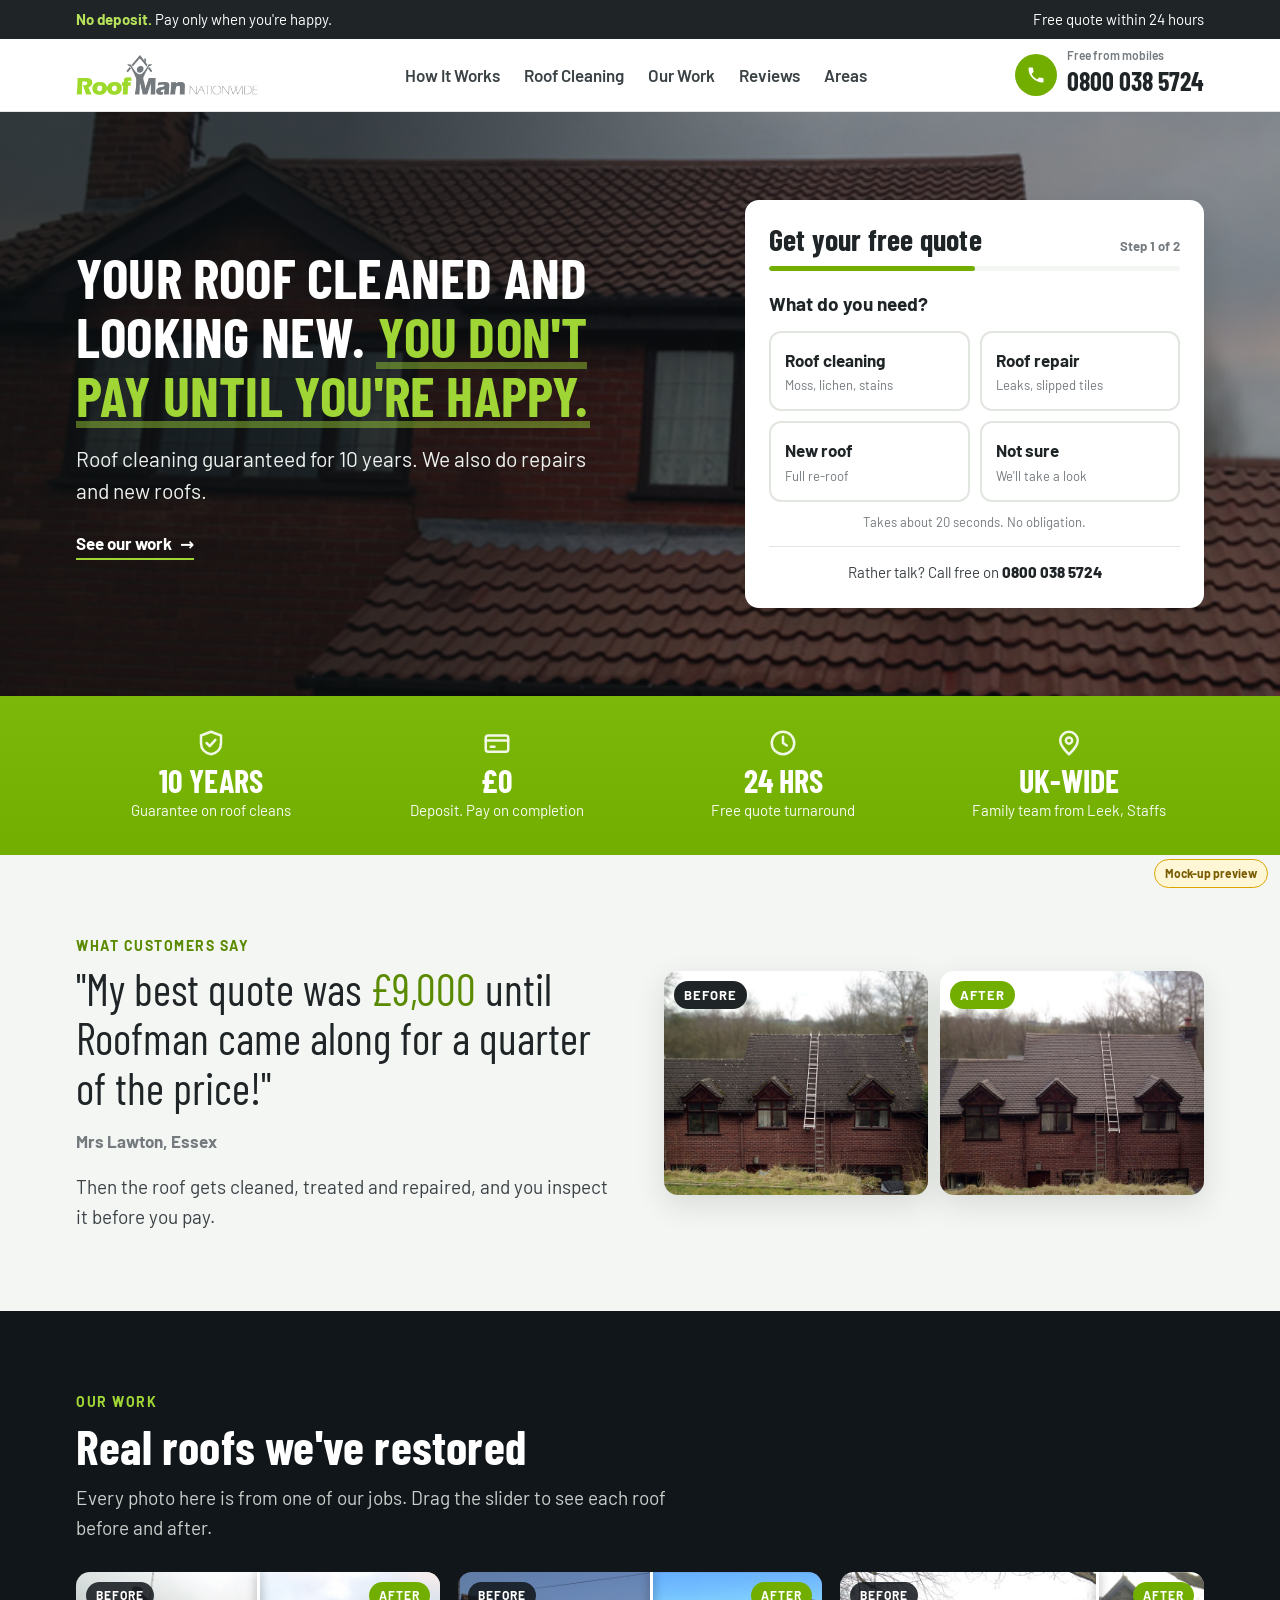
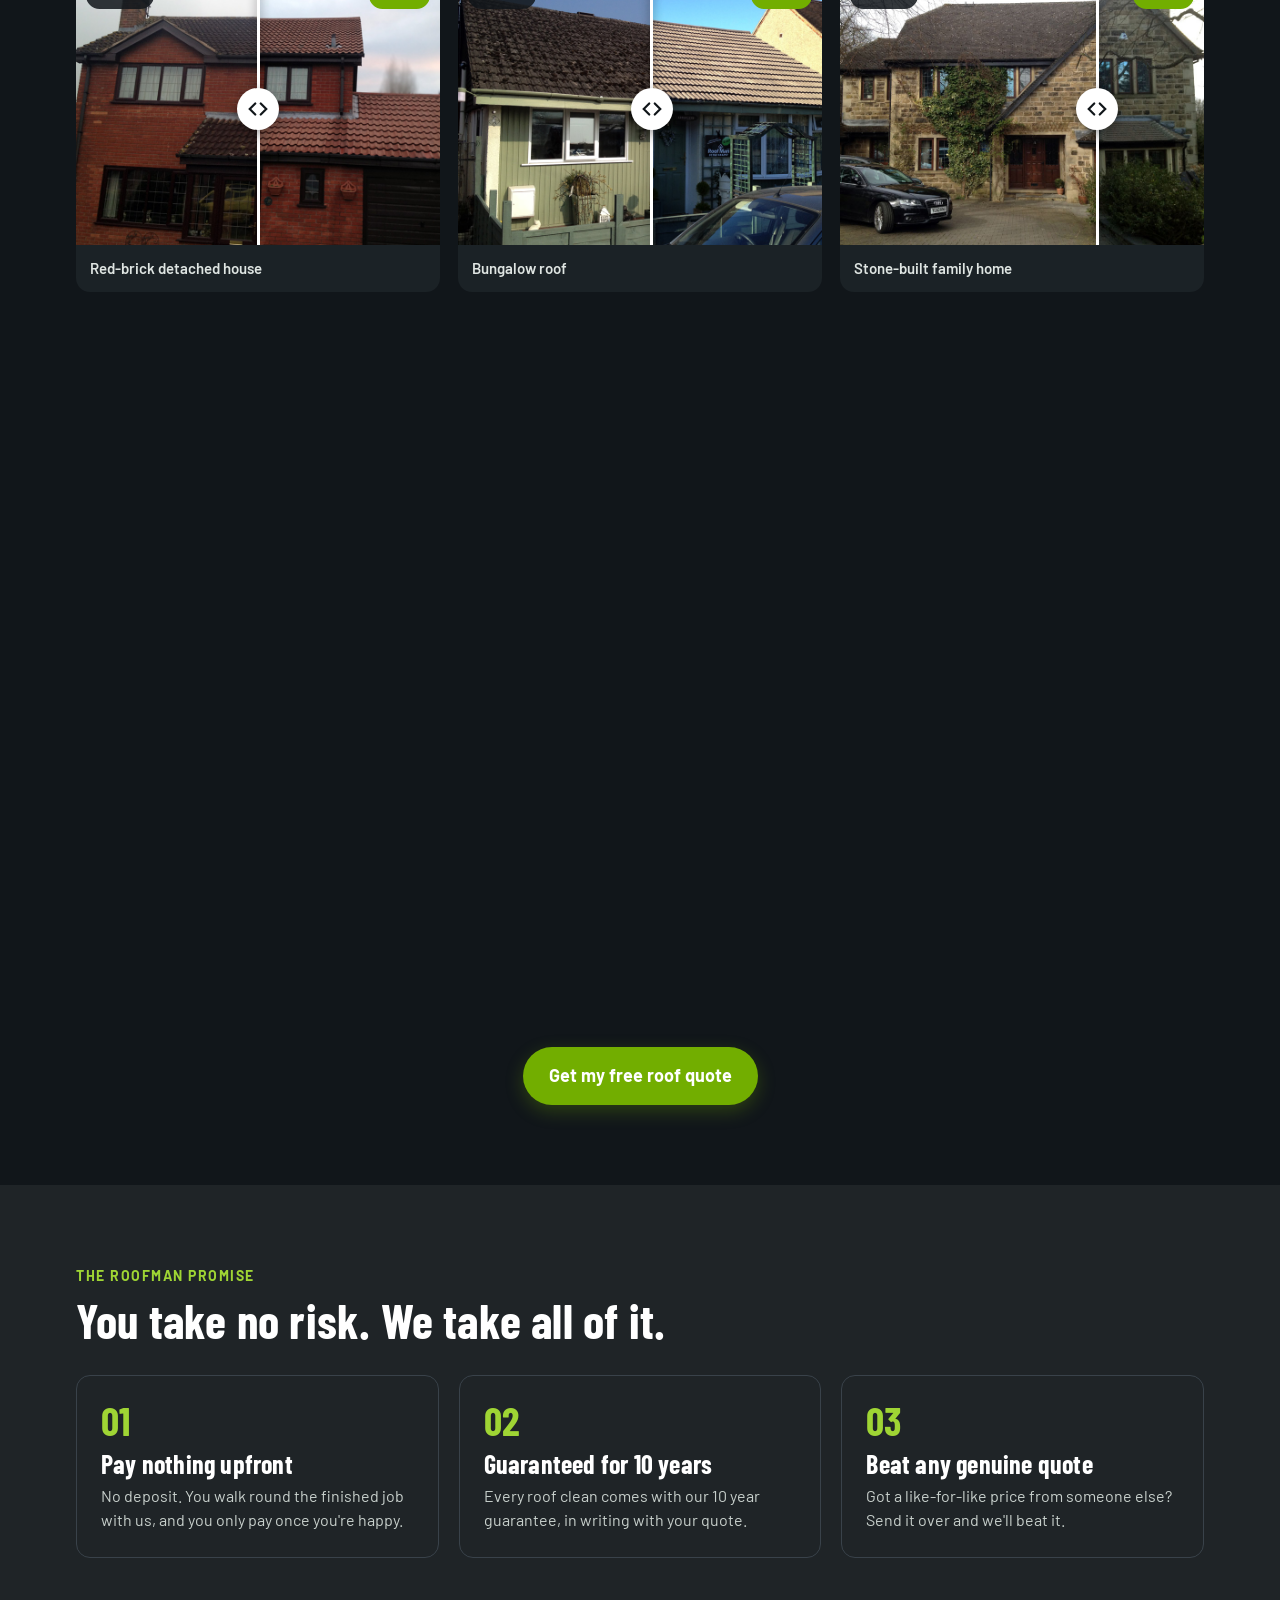
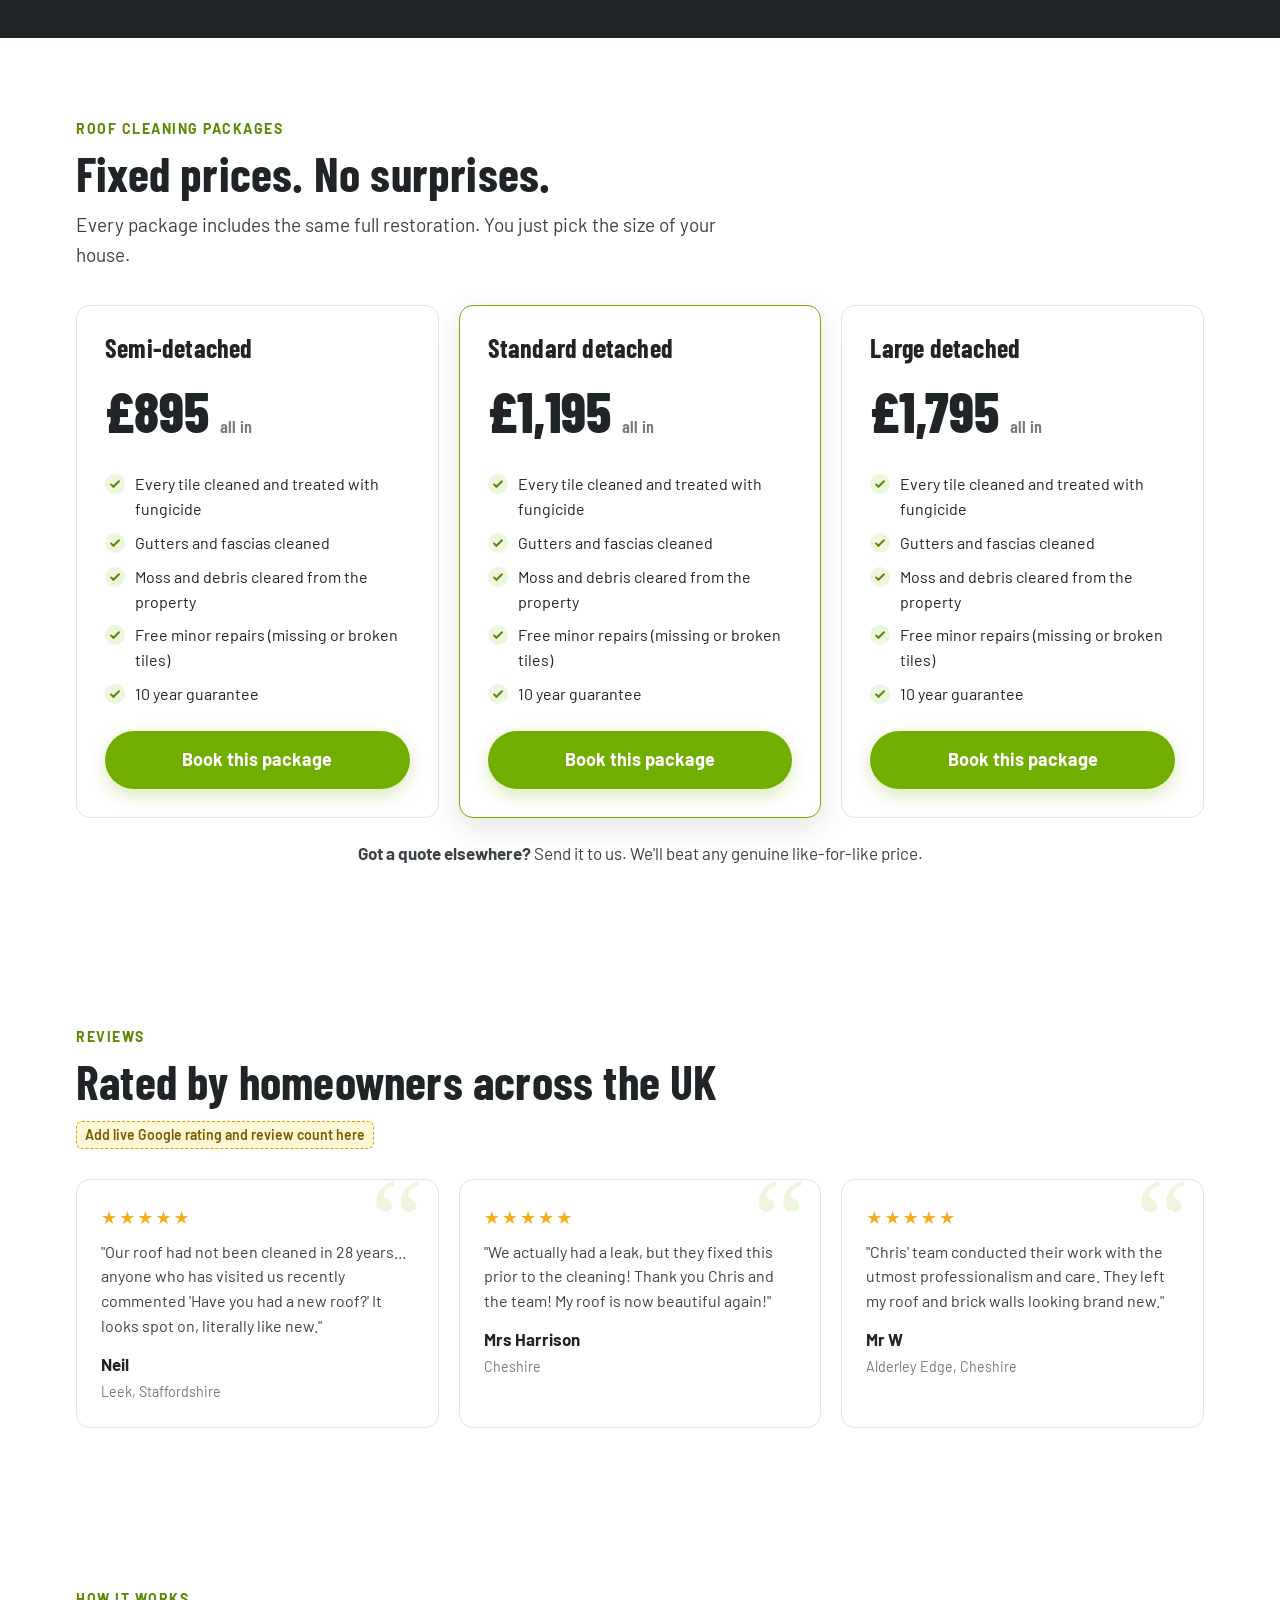
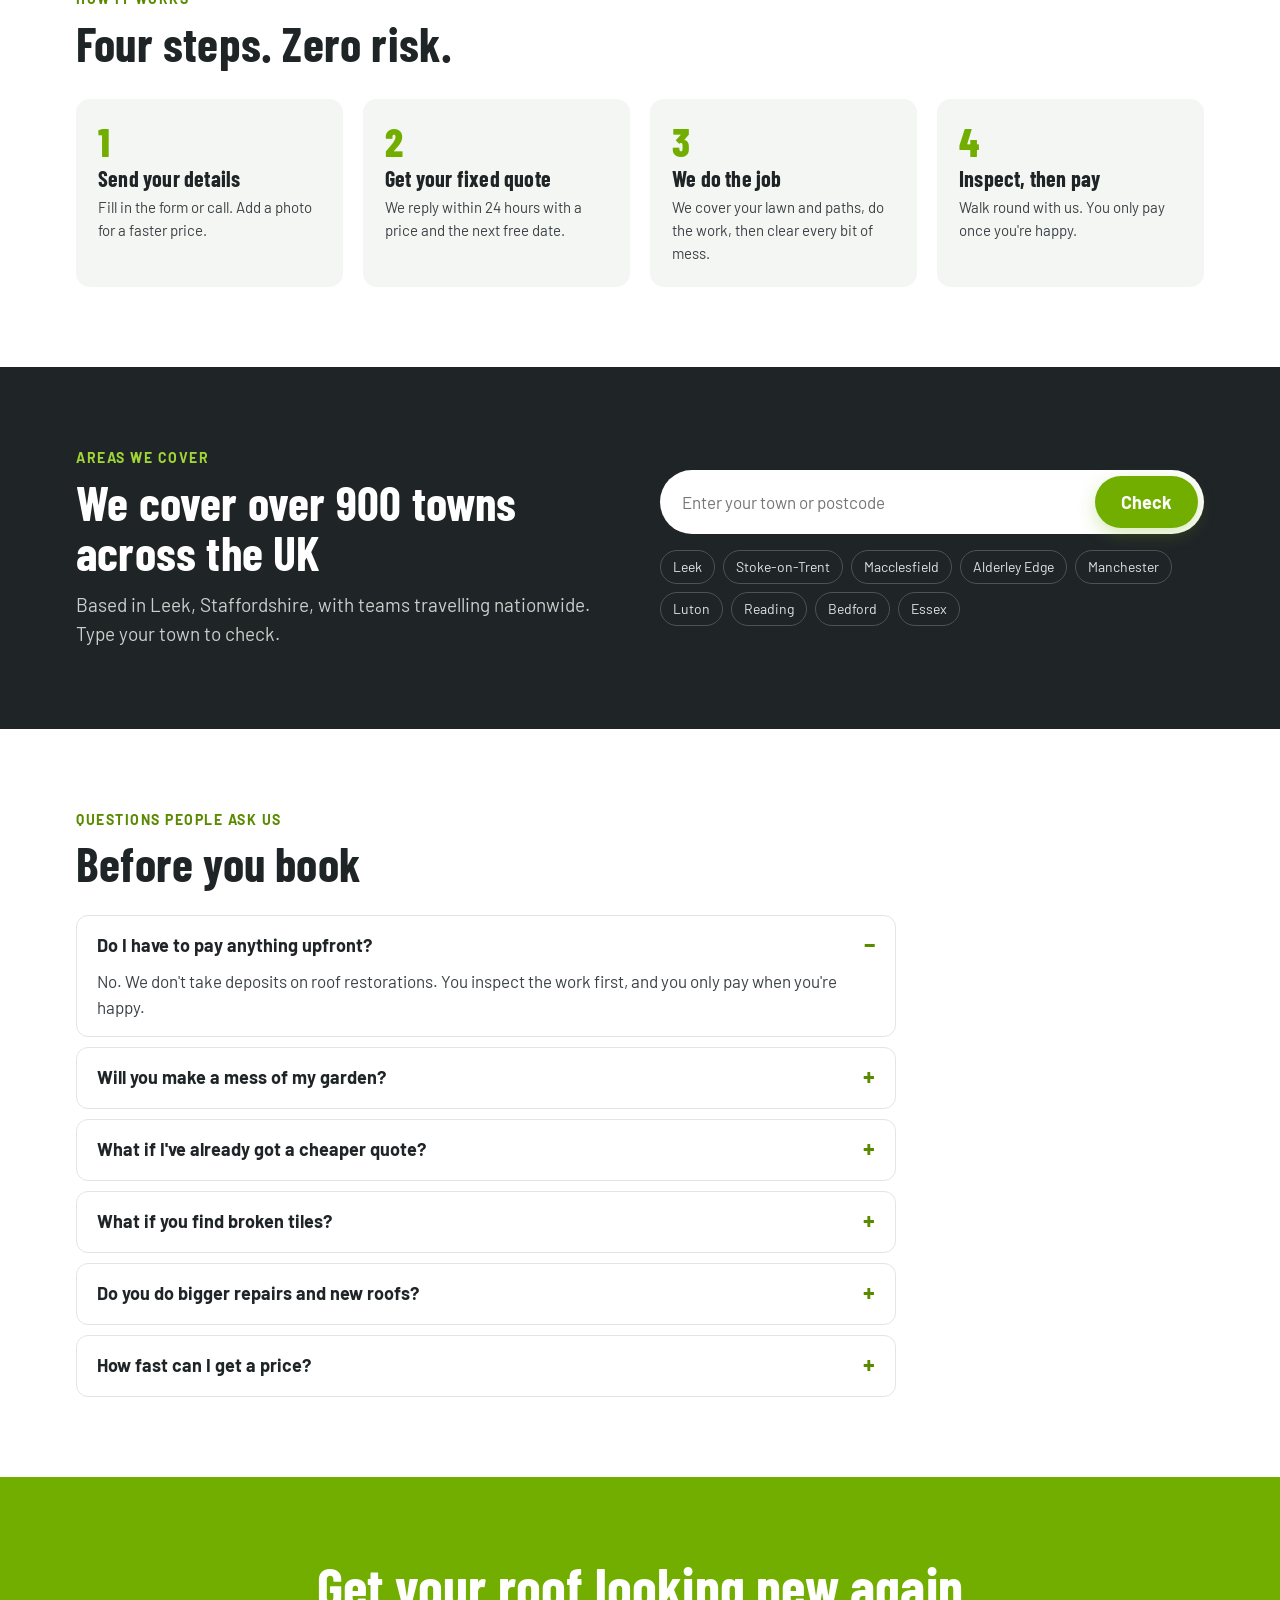
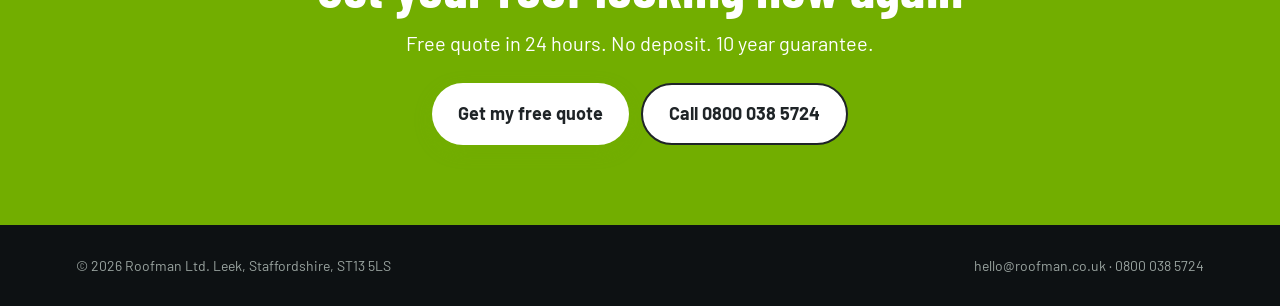
<file: clients/roofman/index.html>
<!doctype html>
<html lang="en-GB">
<head>
<meta charset="utf-8">
<meta name="viewport" content="width=device-width, initial-scale=1">
<title>Roofman | Roof Cleaning and New Roofs, 10 Year Guarantee</title>
<meta name="description" content="Roof cleaning that makes your roof look new, guaranteed for 10 years. No deposit, you pay when you're happy. Repairs and new roofs too. Free quote in 24 hours.">
<link rel="preconnect" href="https://fonts.googleapis.com">
<link rel="preconnect" href="https://fonts.gstatic.com" crossorigin>
<link href="https://fonts.googleapis.com/css2?family=Barlow:wght@400;500;600;700&family=Barlow+Condensed:wght@600;700;800&display=swap" rel="stylesheet">
<style>
:root{
  --green:#72ae00; --green-dark:#5a8a00; --green-light:#eef6df;
  --slate:#747a7e; --ink:#1f2427; --ink-2:#3b4246; --blue:#066aab;
  --bg:#ffffff; --bg-2:#f4f6f3; --line:#e2e6e0;
  --radius:14px; --shadow:0 10px 30px rgba(20,30,20,.12);
}
*{box-sizing:border-box;margin:0;padding:0}
html{scroll-behavior:smooth}
body{font-family:Barlow,system-ui,sans-serif;color:var(--ink);background:var(--bg);font-size:17px;line-height:1.55}
img{max-width:100%;display:block}
a{color:inherit}
.wrap{max-width:1160px;margin:0 auto;padding:0 16px}
h1,h2,h3,.cond{font-family:"Barlow Condensed",Barlow,sans-serif;line-height:1.05;letter-spacing:.2px}
h2{font-size:clamp(32px,5vw,48px);margin-bottom:12px}
.eyebrow{color:var(--green-dark);font-weight:700;text-transform:uppercase;letter-spacing:1.5px;font-size:14px;margin-bottom:8px}
.lead{color:var(--ink-2);font-size:19px;max-width:640px}
section{padding:80px 0}
.btn{position:relative;overflow:hidden;display:inline-flex;align-items:center;gap:10px;background:var(--green);color:#fff;font-weight:700;text-decoration:none;border:0;border-radius:999px;padding:15px 26px;font-size:18px;cursor:pointer;font-family:inherit;transition:transform .2s,box-shadow .2s,background .2s;box-shadow:0 6px 18px rgba(114,174,0,.28)}
.btn:hover{background:var(--green-dark);transform:translateY(-2px);box-shadow:0 10px 24px rgba(114,174,0,.36)}
.btn::after{content:"";position:absolute;top:0;left:-60%;width:40%;height:100%;background:linear-gradient(100deg,transparent,rgba(255,255,255,.35),transparent);transform:skewX(-20deg);transition:left .6s}
.btn:hover::after{left:130%}
.btn.ghost{box-shadow:none}
.btn.ghost{background:transparent;border:2px solid currentColor}
.btn.ghost:hover{background:rgba(255,255,255,.12)}

/* Top bar */
.topbar{background:var(--ink);color:#fff;font-size:15px}
.topbar .wrap{display:flex;justify-content:space-between;gap:12px;padding-top:8px;padding-bottom:8px;flex-wrap:wrap}
.topbar b{color:#b6e35a}
@media(max-width:600px){.topbar .wrap>span:last-child{display:none}.topbar{font-size:14px}}
header{position:sticky;top:0;z-index:50;background:rgba(255,255,255,.96);backdrop-filter:blur(8px);border-bottom:1px solid var(--line);transition:box-shadow .3s}
header.scrolled{box-shadow:0 6px 24px rgba(17,22,26,.1)}
header .wrap{display:flex;align-items:center;justify-content:space-between;gap:16px;height:72px}
header img{height:40px;width:auto}
nav{display:flex;gap:24px;font-weight:600}
nav a{text-decoration:none;color:var(--ink-2)}
nav a:hover{color:var(--green-dark)}
.call{display:flex;align-items:center;gap:10px;text-decoration:none;font-weight:700}
.call .num{font-family:"Barlow Condensed";font-size:26px;color:var(--ink)}
.call small{display:block;font-size:12px;color:var(--slate);font-weight:600;line-height:1}
.call .ic{width:42px;height:42px;border-radius:50%;background:var(--green);display:grid;place-items:center}
.call .num{white-space:nowrap}
@media(max-width:900px){nav{display:none}.call .num{font-size:21px}.call small{display:none}}
@media(max-width:480px){header img{height:30px}.call .ic{width:36px;height:36px}.call .num{font-size:19px}header .wrap{height:64px}}

/* Hero */
.hero{position:relative;overflow:hidden;color:#fff;padding:88px 0;background:#11161a}
.hero::before{content:"";position:absolute;inset:0;background:url(assets/job_hero.jpg) center 22%/cover}
.hero::after{content:"";position:absolute;inset:0;background:linear-gradient(100deg,rgba(12,16,18,.78) 25%,rgba(12,16,18,.5) 60%,rgba(12,16,18,.42))}
.hero .wrap{position:relative;z-index:1;display:grid;grid-template-columns:1.15fr .85fr;gap:48px;align-items:center}
.hero h1{font-size:clamp(34px,4.4vw,56px);text-transform:uppercase;text-wrap:balance}
.hero h1 em{font-style:normal;color:#9fd534}
.hero p.sub{font-size:21px;margin:18px 0 22px;max-width:520px;color:#eef2ef}
.seework{align-self:flex-start;display:inline-flex;gap:8px;color:#fff;font-weight:700;font-size:17px;text-decoration:none;border-bottom:2px solid #9fd534;padding-bottom:2px}
.seework:hover{color:#9fd534}
#quote{scroll-margin-top:84px}
.quote-card{background:#fff;color:var(--ink);border-radius:var(--radius);padding:24px;box-shadow:var(--shadow)}
.qhead{display:flex;justify-content:space-between;align-items:baseline;gap:10px}
.qhead h3{font-size:30px}
.qstep{font-size:13px;font-weight:700;color:var(--slate);white-space:nowrap}
.qbar{height:5px;background:var(--bg-2);border-radius:9px;margin:10px 0 18px;overflow:hidden}
.qbar i{display:block;height:100%;width:50%;background:var(--green);border-radius:9px;transition:width .3s}
.qpane{border:0;padding:0;margin:0;min-width:0}
.sr{position:absolute;width:1px;height:1px;overflow:hidden;clip:rect(0 0 0 0)}
.qpane legend{font-weight:700;font-size:19px;margin-bottom:12px;padding:0}
.opts{display:grid;grid-template-columns:1fr 1fr;gap:10px}
.opt{display:grid;gap:2px;text-align:left;padding:14px;border:2px solid var(--line);border-radius:12px;background:#fff;cursor:pointer;font:inherit;color:var(--ink);transition:border-color .15s,background .15s;min-height:72px}
.opt b{font-size:17px}
.opt span{font-size:13px;color:var(--slate)}
.opt:hover{border-color:var(--green)}
.opt[aria-pressed="true"]{border-color:var(--green);background:var(--green-light)}
.opt:focus-visible,.chip:focus-visible,.qback:focus-visible{outline:3px solid rgba(114,174,0,.45);outline-offset:2px}
.chosen{display:flex;justify-content:space-between;align-items:center;gap:8px;background:var(--green-light);border-radius:10px;padding:10px 12px;margin-bottom:14px;font-size:15px}
.qback{border:0;background:none;color:var(--blue);font:inherit;font-weight:700;font-size:14px;cursor:pointer;padding:4px}
.field{margin-bottom:12px}
.field label{display:block;font-weight:700;font-size:15px;margin-bottom:5px}
.field input{width:100%;padding:14px;border:2px solid var(--line);border-radius:10px;font:inherit;font-size:18px;background:#fff}
.field input:focus{outline:none;border-color:var(--green);box-shadow:0 0 0 3px rgba(114,174,0,.2)}
.field.bad input{border-color:#c2410c}
.err{display:none;color:#c2410c;font-size:14px;font-weight:600;margin-top:5px}
.field.bad .err{display:block}
.tchips{display:flex;flex-wrap:wrap;gap:8px;margin:2px 0 14px}
.chip{border:2px solid var(--line);background:#fff;border-radius:999px;padding:8px 14px;font:inherit;font-size:15px;font-weight:600;cursor:pointer;color:var(--ink)}
.chip[aria-pressed="true"]{border-color:var(--green);background:var(--green-light)}
.upload{display:flex;align-items:center;gap:8px;font-size:15px;color:var(--blue);font-weight:700;cursor:pointer;margin:2px 0 16px}
.upload input{position:absolute;opacity:0;width:1px;height:1px}
.quote-card .btn{width:100%;justify-content:center;font-size:19px;padding:17px 26px}
.fine{font-size:13px;color:var(--slate);margin-top:10px;text-align:center}
.callalt{margin-top:14px;padding-top:14px;border-top:1px solid var(--line);text-align:center;font-size:15px;color:var(--ink-2)}
.callalt a{font-weight:800;color:var(--ink);text-decoration:none;white-space:nowrap}
.done-msg{text-align:center;padding:18px 0}
.done-msg .tick{width:64px;height:64px;border-radius:50%;background:var(--green);display:grid;place-items:center;margin:0 auto 14px}
.done-msg h3{color:var(--green-dark);font-size:30px;margin-bottom:6px}
.done-msg p{color:var(--ink-2)}
@media(max-width:400px){.opts{grid-template-columns:1fr}.opt{min-height:0}}
@media(max-width:900px){
  .hero .wrap{grid-template-columns:1fr;gap:20px}
  .hero{padding:0 0 28px}
  .hero::before,.hero::after{display:none}
  .hero-copy{position:relative;min-height:58vh;display:flex;flex-direction:column;justify-content:flex-end;padding:48px 0 32px}
  .hero-copy::before{content:"";position:absolute;inset:0 -16px;z-index:-1;background:linear-gradient(180deg,rgba(12,16,18,.35),rgba(12,16,18,.55) 55%,#11161a),url(assets/job_hero.jpg) center 30%/cover}
  .hero p.sub{font-size:18px}
}

/* Trust strip */
.trust{background:linear-gradient(180deg,#7bb80a,var(--green));color:#fff;padding:26px 0}
.trust .wrap{display:grid;grid-template-columns:repeat(4,1fr);gap:16px;text-align:center}
.trust b{display:block;font-family:"Barlow Condensed";font-size:32px;line-height:1;margin-top:6px}
.trust .ti{display:block;margin:0 auto;opacity:.9}
.trust .wrap>div{padding:6px 0}
.trust span{font-size:15px;opacity:.95}
.trust b .count{font-size:inherit;opacity:1}
@media(max-width:700px){.trust .wrap{grid-template-columns:repeat(2,1fr)}}

/* Big testimonial */
.big-quote{background:var(--bg-2)}
.big-quote .wrap{display:grid;grid-template-columns:1fr 1fr;gap:48px;align-items:center}
.big-quote blockquote{font-family:"Barlow Condensed";font-size:clamp(30px,4vw,44px);line-height:1.12}
.big-quote blockquote mark{background:none;color:var(--green-dark)}
.big-quote cite{display:block;margin-top:16px;font-style:normal;font-weight:700;color:var(--slate)}
.photo-pair{display:grid;grid-template-columns:1fr 1fr;gap:12px}
.photo-pair figure{position:relative;border-radius:var(--radius);overflow:hidden;box-shadow:var(--shadow)}
.photo-pair img{aspect-ratio:4/3.4;object-fit:cover;width:100%}
.photo-pair figcaption{position:absolute;left:10px;top:10px;background:var(--ink);color:#fff;font-weight:700;font-size:13px;padding:4px 10px;border-radius:999px;text-transform:uppercase;letter-spacing:1px}
.photo-pair figure:last-child figcaption{background:var(--green)}
@media(max-width:900px){.big-quote .wrap{grid-template-columns:1fr}}

/* Our work */
.work{background:#11161a;color:#fff}
.work .eyebrow{color:#9fd534}
.work .lead{color:#c8d0cc}
.ba-grid{display:grid;grid-template-columns:repeat(3,1fr);gap:18px;margin-top:30px}
.ba{margin:0;background:#1b2226;border-radius:var(--radius);overflow:hidden}
.ba-box{position:relative;aspect-ratio:4/3;overflow:hidden;--pos:50%;user-select:none;touch-action:pan-y;cursor:ew-resize}
.ba-box img{position:absolute;inset:0;width:100%;height:100%;object-fit:cover;pointer-events:none}
.ba-box .after{clip-path:inset(0 0 0 var(--pos))}
.ba-box .line{position:absolute;top:0;bottom:0;left:var(--pos);width:3px;margin-left:-1.5px;background:#fff;box-shadow:0 0 10px rgba(0,0,0,.5);pointer-events:none}
.ba-box .knob{position:absolute;top:50%;left:var(--pos);width:42px;height:42px;margin:-21px 0 0 -21px;border-radius:50%;background:#fff url("data:image/svg+xml,%3Csvg xmlns='http://www.w3.org/2000/svg' viewBox='0 0 24 24'%3E%3Cpath d='M9 6l-6 6 6 6M15 6l6 6-6 6' fill='none' stroke='%2311161a' stroke-width='2.4' stroke-linecap='round'/%3E%3C/svg%3E") center/22px no-repeat;box-shadow:0 4px 14px rgba(0,0,0,.4);pointer-events:none}
.ba-box input{position:absolute;inset:0;width:100%;height:100%;opacity:0;margin:0;pointer-events:none}
.ba-box input:focus-visible~.knob{outline:3px solid #9fd534;outline-offset:3px}
.ba-tag{position:absolute;top:10px;padding:4px 10px;border-radius:999px;font-weight:700;font-size:12px;letter-spacing:1px;text-transform:uppercase;pointer-events:none}
.ba-tag.b{left:10px;background:rgba(17,22,26,.85)}.ba-tag.a{right:10px;background:var(--green)}
.ba figcaption{padding:12px 14px;font-weight:600;font-size:15px;color:#dfe5e2}
.onjob{display:grid;grid-template-columns:repeat(4,1fr);gap:14px;margin-top:40px}
.onjob figure{margin:0;border-radius:var(--radius);overflow:hidden;background:#1b2226}
.onjob img{display:block;width:100%;aspect-ratio:4/3;object-fit:cover}
.onjob figcaption{padding:10px 12px;font-size:14px;color:#c8d0cc}
.work h3{font-size:28px;margin-top:44px}
.work-cta{text-align:center;margin-top:36px}
@media(max-width:900px){.ba-grid{grid-template-columns:1fr 1fr}.onjob{grid-template-columns:1fr 1fr}}
@media(max-width:560px){.ba-grid{grid-template-columns:1fr}}
/* Packages */
.packages .grid{display:grid;grid-template-columns:repeat(3,1fr);gap:20px;margin-top:36px}
.pkg{border:1.5px solid var(--line);border-radius:var(--radius);padding:28px;display:flex;flex-direction:column;background:#fff}
.pkg.pop{border-color:var(--green);box-shadow:var(--shadow);position:relative}
.pkg h3{font-size:26px}
.pkg .price{font-family:"Barlow Condensed";font-size:56px;font-weight:800;margin:6px 0 2px}
.pkg .price small{font-size:18px;color:var(--slate);font-weight:600}
.pkg ul{list-style:none;margin:16px 0 24px;display:grid;gap:9px;flex:1}
.pkg li{display:flex;gap:10px;font-size:16px}
.pkg li::before{content:"";flex:none;width:20px;height:20px;margin-top:2px;border-radius:50%;background:var(--green-light) url("data:image/svg+xml,%3Csvg xmlns='http://www.w3.org/2000/svg' viewBox='0 0 20 20'%3E%3Cpath d='M5 10.5l3 3 7-7' fill='none' stroke='%235a8a00' stroke-width='2.4' stroke-linecap='round'/%3E%3C/svg%3E") center/16px no-repeat}
.pkg .btn{justify-content:center}
.beat{margin-top:22px;text-align:center;color:var(--ink-2)}
@media(max-width:900px){.packages .grid{grid-template-columns:1fr}}

/* Reviews */
.reviews .grid{display:grid;grid-template-columns:repeat(3,1fr);gap:20px;margin-top:30px}
.rev{position:relative;background:#fff;border:1.5px solid var(--line);border-radius:var(--radius);padding:24px;overflow:hidden}
.rev::before{content:"\201C";position:absolute;right:14px;top:-18px;font-family:Georgia,serif;font-size:120px;line-height:1;color:var(--green-light)}
.stars{color:#f2b01e;letter-spacing:2px;font-size:18px;margin-bottom:8px}
.rev p{font-size:16px;color:var(--ink-2)}
.rev b{display:block;margin-top:12px}
.rev small{color:var(--slate)}
.placeholder{display:inline-block;background:#fff6d6;border:1px dashed #d9a400;color:#7a5c00;padding:2px 8px;border-radius:6px;font-size:14px;font-weight:600}
@media(max-width:900px){.reviews .grid{grid-template-columns:1fr}}

/* Process */
.process .grid{display:grid;grid-template-columns:repeat(4,1fr);gap:20px;margin-top:30px;counter-reset:s}
.process .s{counter-increment:s;padding:22px;border-radius:var(--radius);background:var(--bg-2)}
.process .s::before{content:counter(s);font-family:"Barlow Condensed";font-size:40px;font-weight:800;color:var(--green);display:block;line-height:1}
.process h3{font-size:22px;margin:6px 0}
.process p{font-size:15px;color:var(--ink-2)}
@media(max-width:900px){.process .grid{grid-template-columns:1fr 1fr}}

/* Areas */
.areas{background:var(--ink);color:#fff}
.areas .wrap{display:grid;grid-template-columns:1fr 1fr;gap:40px;align-items:center}
.areas .lead{color:#c8d0cc}
.search{display:flex;gap:8px;background:#fff;border-radius:999px;padding:6px}
.search input{flex:1;border:0;padding:10px 16px;font:inherit;font-size:17px;border-radius:999px;min-width:0}
.search input:focus{outline:none}
.chips{display:flex;flex-wrap:wrap;gap:8px;margin-top:16px}
.chips a{border:1px solid #4a5357;border-radius:999px;padding:5px 12px;font-size:14px;text-decoration:none;color:#dfe5e2}
@media(max-width:900px){.areas .wrap{grid-template-columns:1fr}}
.areas .wrap>*{min-width:0}

/* Promise */
.promise{background:var(--ink);color:#fff}
.promise .eyebrow{color:#9fd534}
.pgrid{display:grid;grid-template-columns:repeat(3,1fr);gap:20px;margin-top:30px}
.pcard{border:1.5px solid #39424a;border-radius:var(--radius);padding:24px}
.pcard b{font-family:"Barlow Condensed";font-size:40px;color:#9fd534;line-height:1}
.pcard h3{font-size:26px;margin:8px 0 6px}
.pcard p{color:#c8d0cc;font-size:16px}
@media(max-width:900px){.pgrid{grid-template-columns:1fr}}
/* FAQ */
.qs{display:grid;gap:10px;margin-top:26px;max-width:820px}
.qs details{border:1.5px solid var(--line);border-radius:12px;padding:16px 20px;background:#fff}
.qs summary{font-weight:700;font-size:18px;cursor:pointer;list-style:none;display:flex;justify-content:space-between;gap:12px}
.qs summary::after{content:"+";color:var(--green-dark);font-size:24px;line-height:1}
.qs details[open] summary::after{content:"–"}
.qs p{margin-top:8px;color:var(--ink-2)}
.pkg,.pcard,.process .s,.ba,.onjob figure,.rev,.opt{transition:transform .25s,box-shadow .25s,border-color .25s}
.pkg:hover,.process .s:hover,.rev:hover{transform:translateY(-4px);box-shadow:0 14px 32px rgba(17,22,26,.1)}
.pcard:hover,.ba:hover,.onjob figure:hover{transform:translateY(-4px);box-shadow:0 14px 32px rgba(0,0,0,.35)}
.opt:hover{transform:translateY(-2px)}
.hero h1 em{background:linear-gradient(transparent 90%,rgba(159,213,52,.45) 90%);padding:0 2px}
/* Final CTA + footer */
.final{text-align:center;background:var(--green);color:#fff}
.final h2{font-size:clamp(34px,5vw,56px)}
.final .btn{background:#fff;color:var(--ink)}
.final .btns{display:flex;gap:12px;justify-content:center;flex-wrap:wrap;margin-top:24px}
footer{background:#0d1113;color:#9aa4a0;font-size:14px;padding:30px 0}
footer .wrap{display:flex;justify-content:space-between;gap:20px;flex-wrap:wrap}
footer .credits{flex-basis:100%;font-size:12px;color:#6f7975}footer .credits a{color:#9aa4a0}

/* Mobile sticky call bar */
.mbar{display:none}
@media(max-width:700px){
  .mbar{display:grid;grid-template-columns:1fr 1fr;position:fixed;bottom:0;left:0;right:0;z-index:60;box-shadow:0 -4px 20px rgba(0,0,0,.2)}
  .mbar a{padding:15px;text-align:center;font-weight:700;text-decoration:none;color:#fff;background:var(--ink)}
  .mbar a:last-child{background:var(--green)}
  body{padding-bottom:54px}
}
.mock{position:fixed;right:12px;bottom:12px;z-index:70;background:#fff6d6;color:#7a5c00;border:1px solid #d9a400;font-size:12px;font-weight:700;padding:4px 10px;border-radius:999px}
@media(max-width:700px){.mock{display:none}}

/* ===== motion ===== */
@keyframes rise{from{opacity:0;transform:translateY(22px)}to{opacity:1;transform:none}}
@keyframes slidein{from{opacity:0;transform:translateX(30px)}to{opacity:1;transform:none}}
@keyframes drift{from{transform:scale(1.02)}to{transform:scale(1.12) translate(-1.5%,-1%)}}
@keyframes paneIn{from{opacity:0;transform:translateX(16px)}to{opacity:1;transform:none}}
.hero::before{animation:drift 22s ease-out both}
.hero-copy h1{animation:rise .8s .1s cubic-bezier(.2,.7,.2,1) both}
.hero-copy .sub{animation:rise .8s .3s cubic-bezier(.2,.7,.2,1) both}
.hero-copy .seework{animation:rise .8s .45s cubic-bezier(.2,.7,.2,1) both}
.hero .quote-card{animation:slidein .9s .35s cubic-bezier(.2,.7,.2,1) both}
.qpane:not([hidden]){animation:paneIn .35s ease-out}
.done-msg:not([hidden]) .tick{animation:rise .5s cubic-bezier(.2,1.6,.4,1) both}
/* scroll reveal: only once JS confirms it can reveal them, so nothing stays hidden */
.can-reveal .reveal{opacity:0;transform:translateY(26px);transition:opacity .7s cubic-bezier(.2,.7,.2,1),transform .7s cubic-bezier(.2,.7,.2,1);transition-delay:var(--d,0s)}
.can-reveal .reveal.in{opacity:1;transform:none}
@media(max-width:900px){.hero-copy::before{animation:drift 22s ease-out both}}
@media(prefers-reduced-motion:reduce){*,*::before,*::after{animation:none!important;transition:none!important}.can-reveal .reveal{opacity:1;transform:none}}
</style>
</head>
<body>

<div class="topbar"><div class="wrap">
  <span><b>No deposit.</b> Pay only when you're happy.</span>
  <span>Free quote within 24 hours</span>
</div></div>

<header><div class="wrap">
  <a href="#"><img src="assets/logo.png" alt="Roofman Nationwide"></a>
  <nav>
    <a href="#process">How It Works</a>
    <a href="#packages">Roof Cleaning</a>
    <a href="#work">Our Work</a>
    <a href="#reviews">Reviews</a>
    <a href="#areas">Areas</a>
  </nav>
  <a class="call" href="tel:08000385724">
    <span class="ic"><svg width="20" height="20" viewBox="0 0 24 24" fill="#fff"><path d="M6.6 10.8a15.1 15.1 0 006.6 6.6l2.2-2.2a1 1 0 011-.25 11.4 11.4 0 003.6.57 1 1 0 011 1V20a1 1 0 01-1 1A17 17 0 013 4a1 1 0 011-1h3.5a1 1 0 011 1c0 1.25.2 2.45.57 3.57a1 1 0 01-.25 1z"/></svg></span>
    <span><small>Free from mobiles</small><span class="num">0800 038 5724</span></span>
  </a>
</div></header>

<!-- HERO -->
<section class="hero"><div class="wrap">
  <div class="hero-copy">
    <h1>Your roof cleaned and looking new. <em>You don't pay until you're happy.</em></h1>
    <p class="sub">Roof cleaning guaranteed for 10 years. We also do repairs and new roofs.</p>
    <a class="seework" href="#work">See our work <span aria-hidden="true">&rarr;</span></a>
  </div>

  <div class="quote-card" id="quote">
    <form id="qform" novalidate>
      <div class="qhead"><h3>Get your free quote</h3><span class="qstep" id="qstep">Step 1 of 2</span></div>
      <div class="qbar" aria-hidden="true"><i id="qbar"></i></div>

      <fieldset class="qpane" id="pane1">
        <legend>What do you need?</legend>
        <div class="opts">
          <button type="button" class="opt" data-v="Roof cleaning" aria-pressed="false"><b>Roof cleaning</b><span>Moss, lichen, stains</span></button>
          <button type="button" class="opt" data-v="Roof repair" aria-pressed="false"><b>Roof repair</b><span>Leaks, slipped tiles</span></button>
          <button type="button" class="opt" data-v="New roof" aria-pressed="false"><b>New roof</b><span>Full re-roof</span></button>
          <button type="button" class="opt" data-v="Not sure" aria-pressed="false"><b>Not sure</b><span>We'll take a look</span></button>
        </div>
        <p class="fine">Takes about 20 seconds. No obligation.</p>
      </fieldset>

      <fieldset class="qpane" id="pane2" hidden>
        <legend class="sr">Your details</legend>
        <div class="chosen"><span>You chose: <b id="chosen"></b></span><button type="button" class="qback" id="qback">Change</button></div>
        <div class="field" id="f-pc"><label for="pc">Postcode</label><input id="pc" name="postcode" autocomplete="postal-code" autocapitalize="characters" spellcheck="false" placeholder="e.g. SK10 1AB" enterkeyhint="next"><div class="err">Please enter your postcode so we know where you are.</div></div>
        <div class="field" id="f-n"><label for="n">First name</label><input id="n" name="name" autocomplete="given-name" autocapitalize="words" enterkeyhint="next"><div class="err">Please tell us your name.</div></div>
        <div class="field" id="f-p"><label for="p">Mobile number</label><input id="p" name="phone" type="tel" inputmode="tel" autocomplete="tel" placeholder="07..." enterkeyhint="done"><div class="err">That number looks too short. Please check it.</div></div>
        <label class="field" style="margin-bottom:6px"><span style="font-weight:700;font-size:15px">Best time to call <span style="font-weight:500;color:var(--slate)">(optional)</span></span></label>
        <div class="tchips" id="times">
          <button type="button" class="chip" data-v="any time" aria-pressed="true">Any time</button>
          <button type="button" class="chip" data-v="in the morning" aria-pressed="false">Morning</button>
          <button type="button" class="chip" data-v="in the afternoon" aria-pressed="false">Afternoon</button>
          <button type="button" class="chip" data-v="in the evening" aria-pressed="false">Evening</button>
        </div>
        <label class="upload"><input type="file" id="photo" accept="image/*">
          <svg width="20" height="20" viewBox="0 0 24 24" fill="none" stroke="#066aab" stroke-width="2" aria-hidden="true"><rect x="3" y="6" width="18" height="14" rx="2"/><circle cx="12" cy="13" r="3.5"/><path d="M8 6l1.5-2h5L16 6"/></svg>
          <span id="photoLabel">Add a photo of your roof (optional, faster price)</span></label>
        <button class="btn" type="submit">Get my free quote</button>
        <p class="fine">No spam. We never share your details.</p>
      </fieldset>

      <div class="callalt">Rather talk? Call free on <a href="tel:08000385724">0800 038 5724</a></div>
    </form>
    <div class="done-msg" id="done" hidden>
      <div class="tick"><svg width="32" height="32" viewBox="0 0 24 24" fill="none" stroke="#fff" stroke-width="3" stroke-linecap="round" aria-hidden="true"><path d="M5 12.5l4.5 4.5L19 7"/></svg></div>
      <h3 id="doneTitle">Thanks, we've got it.</h3>
      <p id="doneText">Chris or one of the team will call you within 24 hours.</p>
    </div>
  </div>
</div></section>

<div class="trust"><div class="wrap">
  <div><svg class="ti" width="30" height="30" viewBox="0 0 24 24" fill="none" stroke="#fff" stroke-width="2" stroke-linecap="round" stroke-linejoin="round" aria-hidden="true"><path d="M12 3l8 3v6c0 5-3.5 8-8 9-4.5-1-8-4-8-9V6z"/><path d="M8.5 12l2.5 2.5 4.5-5"/></svg><b><span class="count" data-to="10">10</span> YEARS</b><span>Guarantee on roof cleans</span></div>
  <div><svg class="ti" width="30" height="30" viewBox="0 0 24 24" fill="none" stroke="#fff" stroke-width="2" stroke-linecap="round" stroke-linejoin="round" aria-hidden="true"><rect x="3" y="6" width="18" height="13" rx="2"/><path d="M3 10h18M7 15h3"/></svg><b>£0</b><span>Deposit. Pay on completion</span></div>
  <div><svg class="ti" width="30" height="30" viewBox="0 0 24 24" fill="none" stroke="#fff" stroke-width="2" stroke-linecap="round" stroke-linejoin="round" aria-hidden="true"><circle cx="12" cy="12" r="9"/><path d="M12 7v5l3 2"/></svg><b><span class="count" data-to="24">24</span> HRS</b><span>Free quote turnaround</span></div>
  <div><svg class="ti" width="30" height="30" viewBox="0 0 24 24" fill="none" stroke="#fff" stroke-width="2" stroke-linecap="round" stroke-linejoin="round" aria-hidden="true"><path d="M12 21s-7-6.2-7-11a7 7 0 0114 0c0 4.8-7 11-7 11z"/><circle cx="12" cy="10" r="2.5"/></svg><b>UK-WIDE</b><span>Family team from Leek, Staffs</span></div>
</div></div>

<!-- BIG TESTIMONIAL -->
<section class="big-quote"><div class="wrap">
  <div>
    <div class="eyebrow">What customers say</div>
    <blockquote>"My best quote was <mark>£9,000</mark> until Roofman came along for a quarter of the price!"</blockquote>
    <cite>Mrs Lawton, Essex</cite>
    <p class="lead" style="margin-top:18px">Then the roof gets cleaned, treated and repaired, and you inspect it before you pay.</p>
  </div>
  <div class="photo-pair">
    <figure><img src="assets/job_w1_before.jpg" alt="Mossy, stained roof before cleaning"><figcaption>Before</figcaption></figure>
    <figure><img src="assets/job_w1_after.jpg" alt="Clean, restored roof after treatment"><figcaption>After</figcaption></figure>
  </div>
</div></section>

<!-- OUR WORK -->
<section class="work" id="work"><div class="wrap">
  <div class="eyebrow">Our work</div>
  <h2>Real roofs we've restored</h2>
  <p class="lead">Every photo here is from one of our jobs. Drag the slider to see each roof before and after.</p>
  <div class="ba-grid">
    <figure class="ba"><div class="ba-box"><img src="assets/job_w7_before.jpg" alt="Red-brick detached house: before"><img class="after" src="assets/job_w7_after.jpg" alt="Red-brick detached house: after"><span class="ba-tag b">Before</span><span class="ba-tag a">After</span><div class="line"></div><input type="range" min="0" max="100" value="50" aria-label="Before and after slider: Red-brick detached house"><div class="knob"></div></div><figcaption>Red-brick detached house</figcaption></figure>
    <figure class="ba"><div class="ba-box"><img src="assets/job_w6_before.jpg" alt="Bungalow roof: before"><img class="after" src="assets/job_w6_after.jpg" alt="Bungalow roof: after"><span class="ba-tag b">Before</span><span class="ba-tag a">After</span><div class="line"></div><input type="range" min="0" max="100" value="50" aria-label="Before and after slider: Bungalow roof"><div class="knob"></div></div><figcaption>Bungalow roof</figcaption></figure>
    <figure class="ba"><div class="ba-box"><img src="assets/job_w8_before.jpg" alt="Stone-built family home: before"><img class="after" src="assets/job_w8_after.jpg" alt="Stone-built family home: after"><span class="ba-tag b">Before</span><span class="ba-tag a">After</span><div class="line"></div><input type="range" min="0" max="100" value="50" aria-label="Before and after slider: Stone-built family home"><div class="knob"></div></div><figcaption>Stone-built family home</figcaption></figure>
    <figure class="ba"><div class="ba-box"><img src="assets/job_w2_before.jpg" alt="Garden building: before"><img class="after" src="assets/job_w2_after.jpg" alt="Garden building: after"><span class="ba-tag b">Before</span><span class="ba-tag a">After</span><div class="line"></div><input type="range" min="0" max="100" value="50" aria-label="Before and after slider: Garden building"><div class="knob"></div></div><figcaption>Garden building</figcaption></figure>
    <figure class="ba"><div class="ba-box"><img src="assets/job_w3_before.jpg" alt="Ridge tiles up close: before"><img class="after" src="assets/job_w3_after.jpg" alt="Ridge tiles up close: after"><span class="ba-tag b">Before</span><span class="ba-tag a">After</span><div class="line"></div><input type="range" min="0" max="100" value="50" aria-label="Before and after slider: Ridge tiles up close"><div class="knob"></div></div><figcaption>Ridge tiles up close</figcaption></figure>
    <figure class="ba"><div class="ba-box"><img src="assets/job_w5_before.jpg" alt="Valley and tiles up close: before"><img class="after" src="assets/job_w5_after.jpg" alt="Valley and tiles up close: after"><span class="ba-tag b">Before</span><span class="ba-tag a">After</span><div class="line"></div><input type="range" min="0" max="100" value="50" aria-label="Before and after slider: Valley and tiles up close"><div class="knob"></div></div><figcaption>Valley and tiles up close</figcaption></figure>
  </div>
  <h3>On the job</h3>
  <div class="onjob">
    <figure><img src="assets/job_harness.jpg" alt="Roofer harnessed and roped on before starting"><figcaption>Harnessed and roped on before we start</figcaption></figure>
    <figure><img src="assets/job_wash.jpg" alt="Roofer washing tiles by hand"><figcaption>Every tile washed by hand</figcaption></figure>
    <figure><img src="assets/job_halfway.jpg" alt="Roof halfway cleaned, clean tiles at the bottom"><figcaption>Halfway: clean at the bottom, still to do at the top</figcaption></figure>
    <figure><img src="assets/job_fungicide.jpg" alt="Fungicide treatment being sprayed on a roof"><figcaption>Fungicide so the moss stays away</figcaption></figure>
  </div>
  <div class="work-cta"><a class="btn" href="#quote">Get my free roof quote</a></div>
</div></section>

<!-- PROMISE -->
<section class="promise"><div class="wrap">
  <div class="eyebrow">The Roofman promise</div>
  <h2>You take no risk. We take all of it.</h2>
  <div class="pgrid">
    <div class="pcard"><b>01</b><h3>Pay nothing upfront</h3><p>No deposit. You walk round the finished job with us, and you only pay once you're happy.</p></div>
    <div class="pcard"><b>02</b><h3>Guaranteed for 10 years</h3><p>Every roof clean comes with our 10 year guarantee, in writing with your quote.</p></div>
    <div class="pcard"><b>03</b><h3>Beat any genuine quote</h3><p>Got a like-for-like price from someone else? Send it over and we'll beat it.</p></div>
  </div>
</div></section>

<!-- PACKAGES -->
<section class="packages" id="packages"><div class="wrap">
  <div class="eyebrow">Roof cleaning packages</div>
  <h2>Fixed prices. No surprises.</h2>
  <p class="lead">Every package includes the same full restoration. You just pick the size of your house.</p>
  <div class="grid">
    <div class="pkg">
      <h3>Semi-detached</h3>
      <div class="price">£895 <small>all in</small></div>
      <ul><li>Every tile cleaned and treated with fungicide</li><li>Gutters and fascias cleaned</li><li>Moss and debris cleared from the property</li><li>Free minor repairs (missing or broken tiles)</li><li>10 year guarantee</li></ul>
      <a class="btn" href="#quote">Book this package</a>
    </div>
    <div class="pkg pop">
      <h3>Standard detached</h3>
      <div class="price">£1,195 <small>all in</small></div>
      <ul><li>Every tile cleaned and treated with fungicide</li><li>Gutters and fascias cleaned</li><li>Moss and debris cleared from the property</li><li>Free minor repairs (missing or broken tiles)</li><li>10 year guarantee</li></ul>
      <a class="btn" href="#quote">Book this package</a>
    </div>
    <div class="pkg">
      <h3>Large detached</h3>
      <div class="price">£1,795 <small>all in</small></div>
      <ul><li>Every tile cleaned and treated with fungicide</li><li>Gutters and fascias cleaned</li><li>Moss and debris cleared from the property</li><li>Free minor repairs (missing or broken tiles)</li><li>10 year guarantee</li></ul>
      <a class="btn" href="#quote">Book this package</a>
    </div>
  </div>
  <p class="beat"><b>Got a quote elsewhere?</b> Send it to us. We'll beat any genuine like-for-like price.</p>
</div></section>

<!-- REVIEWS -->
<section class="reviews" id="reviews"><div class="wrap">
  <div class="eyebrow">Reviews</div>
  <h2>Rated by homeowners across the UK</h2>
  <p class="lead"><span class="placeholder">Add live Google rating and review count here</span></p>
  <div class="grid">
    <div class="rev"><div class="stars">★★★★★</div><p>"Our roof had not been cleaned in 28 years... anyone who has visited us recently commented 'Have you had a new roof?' It looks spot on, literally like new."</p><b>Neil</b><small>Leek, Staffordshire</small></div>
    <div class="rev"><div class="stars">★★★★★</div><p>"We actually had a leak, but they fixed this prior to the cleaning! Thank you Chris and the team! My roof is now beautiful again!"</p><b>Mrs Harrison</b><small>Cheshire</small></div>
    <div class="rev"><div class="stars">★★★★★</div><p>"Chris' team conducted their work with the utmost professionalism and care. They left my roof and brick walls looking brand new."</p><b>Mr W</b><small>Alderley Edge, Cheshire</small></div>
  </div>
</div></section>

<!-- PROCESS -->
<section class="process" id="process"><div class="wrap">
  <div class="eyebrow">How it works</div>
  <h2>Four steps. Zero risk.</h2>
  <div class="grid">
    <div class="s"><h3>Send your details</h3><p>Fill in the form or call. Add a photo for a faster price.</p></div>
    <div class="s"><h3>Get your fixed quote</h3><p>We reply within 24 hours with a price and the next free date.</p></div>
    <div class="s"><h3>We do the job</h3><p>We cover your lawn and paths, do the work, then clear every bit of mess.</p></div>
    <div class="s"><h3>Inspect, then pay</h3><p>Walk round with us. You only pay once you're happy.</p></div>
  </div>
</div></section>

<!-- AREAS -->
<section class="areas" id="areas"><div class="wrap">
  <div>
    <div class="eyebrow" style="color:#9fd534">Areas we cover</div>
    <h2>We cover over 900 towns across the UK</h2>
    <p class="lead">Based in Leek, Staffordshire, with teams travelling nationwide. Type your town to check.</p>
  </div>
  <div>
    <form class="search" onsubmit="event.preventDefault()"><input placeholder="Enter your town or postcode" aria-label="Town or postcode"><button class="btn" type="submit">Check</button></form>
    <div class="chips"><a href="#">Leek</a><a href="#">Stoke-on-Trent</a><a href="#">Macclesfield</a><a href="#">Alderley Edge</a><a href="#">Manchester</a><a href="#">Luton</a><a href="#">Reading</a><a href="#">Bedford</a><a href="#">Essex</a></div>
  </div>
</div></section>

<!-- FAQ -->
<section class="faq" id="faq"><div class="wrap">
  <div class="eyebrow">Questions people ask us</div>
  <h2>Before you book</h2>
  <div class="qs">
    <details open><summary>Do I have to pay anything upfront?</summary><p>No. We don't take deposits on roof restorations. You inspect the work first, and you only pay when you're happy.</p></details>
    <details><summary>Will you make a mess of my garden?</summary><p>No. We cover your lawn and paths before we start. At the end we clear all the moss and debris and leave the area clean.</p></details>
    <details><summary>What if I've already got a cheaper quote?</summary><p>Send it to us. We'll beat any genuine like-for-like quote. We may ask to see it.</p></details>
    <details><summary>What if you find broken tiles?</summary><p>Every package includes free minor repairs, so we replace missing or broken tiles while we're up there.</p></details>
    <details><summary>Do you do bigger repairs and new roofs?</summary><p>Yes. We do roof repairs, chimney repairs, flat roofs and full new roofs. Ask for a free quote.</p></details>
    <details><summary>How fast can I get a price?</summary><p>Within 24 hours. Add a photo of your roof to the form and we can often price it straight away.</p></details>
  </div>
</div></section>

<section class="final"><div class="wrap">
  <h2>Get your roof looking new again</h2>
  <p style="font-size:20px">Free quote in 24 hours. No deposit. 10 year guarantee.</p>
  <div class="btns"><a class="btn" href="#quote">Get my free quote</a><a class="btn ghost" href="tel:08000385724">Call 0800 038 5724</a></div>
</div></section>

<footer><div class="wrap">
  <span>© <span id="yr"></span> Roofman Ltd. Leek, Staffordshire, ST13 5LS</span>
  <span>hello@roofman.co.uk · 0800 038 5724</span>
</div></footer>

<div class="mbar"><a href="tel:08000385724">Call free</a><a href="#quote">Free quote</a></div>
<div class="mock">Mock-up preview</div>

<script>
document.getElementById('yr').textContent=new Date().getFullYear();

/* ================= QUOTE FORM: 2 easy steps ================= */
const form=document.getElementById('qform'),pane1=document.getElementById('pane1'),pane2=document.getElementById('pane2');
const qstep=document.getElementById('qstep'),qbar=document.getElementById('qbar');
let service='',callTime='any time';
function goStep(n){
  pane1.hidden=n!==1;pane2.hidden=n!==2;
  qstep.textContent=`Step ${n} of 2`;qbar.style.width=n===1?'50%':'100%';
  if(n===2){document.getElementById('chosen').textContent=service;setTimeout(()=>document.getElementById('pc').focus({preventScroll:true}),50)}
}
document.querySelectorAll('.opt').forEach(b=>b.addEventListener('click',()=>{
  document.querySelectorAll('.opt').forEach(o=>o.setAttribute('aria-pressed',o===b));
  service=b.dataset.v;goStep(2);
}));
document.getElementById('qback').addEventListener('click',()=>goStep(1));
document.querySelectorAll('#times .chip').forEach(c=>c.addEventListener('click',()=>{
  document.querySelectorAll('#times .chip').forEach(o=>o.setAttribute('aria-pressed',o===c));callTime=c.dataset.v;
}));
document.getElementById('photo').addEventListener('change',e=>{
  const f=e.target.files[0];document.getElementById('photoLabel').textContent=f?`Photo added: ${f.name}`:'Add a photo of your roof (optional, faster price)';
});
const pc=document.getElementById('pc'),nm=document.getElementById('n'),ph=document.getElementById('p');
pc.addEventListener('input',()=>{const v=pc.value.toUpperCase();if(v!==pc.value)pc.value=v});
// Enter moves to the next box instead of submitting half-filled
pc.addEventListener('keydown',e=>{if(e.key==='Enter'){e.preventDefault();nm.focus()}});
nm.addEventListener('keydown',e=>{if(e.key==='Enter'){e.preventDefault();ph.focus()}});
const checks=[
  ['f-pc',()=>/^[A-Z]{1,2}\d[A-Z\d]?\s*\d?[A-Z]{0,2}$/i.test(pc.value.trim())&&pc.value.trim().length>=2],
  ['f-n',()=>nm.value.trim().length>=1],
  ['f-p',()=>{const d=ph.value.replace(/[^\d+]/g,'');return /^(\+44|0044|0)\d{9,10}$/.test(d)}],
];
[pc,nm,ph].forEach(i=>i.addEventListener('input',()=>i.closest('.field').classList.remove('bad')));
form.addEventListener('submit',e=>{
  e.preventDefault();
  let first=null;
  checks.forEach(([id,ok])=>{const f=document.getElementById(id),good=ok();f.classList.toggle('bad',!good);if(!good&&!first)first=f.querySelector('input')});
  if(first){first.focus();return}
  // Mock-up: no real submission. On the live site this posts to the CRM or email.
  form.hidden=true;document.getElementById('done').hidden=false;
  const name=nm.value.trim().split(' ')[0];
  document.getElementById('doneTitle').textContent=`Thanks ${name}, we've got it.`;
  document.getElementById('doneText').textContent=`We'll call you ${callTime} about your ${service.toLowerCase()==='not sure'?'roof':service.toLowerCase()}, within 24 hours.`;
});

/* ================= BEFORE / AFTER SLIDERS ================= */
document.querySelectorAll('.ba-box').forEach(box=>{
  const r=box.querySelector('input');
  const set=v=>{v=Math.max(0,Math.min(100,v));r.value=v;box.style.setProperty('--pos',v+'%')};
  r.addEventListener('input',()=>set(+r.value));            // keyboard: arrow keys
  let drag=false;
  const at=e=>{const b=box.getBoundingClientRect();set((e.clientX-b.left)/b.width*100)};
  box.addEventListener('pointerdown',e=>{drag=true;box.setPointerCapture(e.pointerId);at(e);r.focus({preventScroll:true})});
  box.addEventListener('pointermove',e=>{if(drag)at(e)});
  ['pointerup','pointercancel'].forEach(t=>box.addEventListener(t,()=>drag=false));
  set(50);
});

/* ================= MOTION ================= */
const reduce=matchMedia('(prefers-reduced-motion: reduce)').matches;
// header shadow once you scroll
const hdr=document.querySelector('header');
addEventListener('scroll',()=>hdr.classList.toggle('scrolled',scrollY>10),{passive:true});
// mark things to reveal: section headings, then cards one after another
const groups=['.big-quote .wrap>*','.work .eyebrow,.work h2,.work .lead,.work h3','.ba','.onjob figure','.promise .eyebrow,.promise h2','.pcard','.packages .eyebrow,.packages h2,.packages .lead','.pkg','.reviews .eyebrow,.reviews h2,.reviews .lead','.rev','.process .eyebrow,.process h2','.process .s','.areas .wrap>*','.faq .eyebrow,.faq h2','.qs details','.final .wrap>*'];
if('IntersectionObserver' in window&&!reduce){
  document.documentElement.classList.add('can-reveal');
  groups.forEach(g=>document.querySelectorAll(g).forEach((el,i)=>{el.classList.add('reveal');el.style.setProperty('--d',(Math.min(i,5)*0.09)+'s')}));
  const io=new IntersectionObserver(es=>es.forEach(e=>{if(e.isIntersecting){e.target.classList.add('in');io.unobserve(e.target)}}),{rootMargin:'0px 0px -8% 0px'});
  document.querySelectorAll('.reveal').forEach(el=>io.observe(el));
  setTimeout(()=>document.querySelectorAll('.reveal').forEach(el=>el.classList.add('in')),6000); // safety net
}
// count up the trust numbers when they come into view
const counts=document.querySelectorAll('.count');
if('IntersectionObserver' in window&&!reduce){
  const co=new IntersectionObserver(es=>es.forEach(e=>{if(!e.isIntersecting)return;co.unobserve(e.target);
    const el=e.target,to=+el.dataset.to,t0=performance.now();
    const step=t=>{const k=Math.min(1,(t-t0)/1100);el.textContent=Math.round(to*(1-Math.pow(1-k,3)));if(k<1)requestAnimationFrame(step)};
    el.textContent='0';requestAnimationFrame(step)}),{threshold:.6});
  counts.forEach(c=>co.observe(c));
}
// give each before/after slider a quick "peek" the first time it shows, so people know it drags
if('IntersectionObserver' in window&&!reduce){
  const boxes=[...document.querySelectorAll('.ba-box')];
  const keys=[[0,50],[450,28],[1050,72],[1500,50]];
  const peek=(box,delay)=>{const t0=performance.now()+delay;
    const step=t=>{if(box.dataset.touched)return;const dt=t-t0;
      if(dt<0)return requestAnimationFrame(step);
      if(dt>=1500){box.style.setProperty('--pos','50%');return}
      let i=0;while(dt>keys[i+1][0])i++;
      const[a,va]=keys[i],[b,vb]=keys[i+1],k=(dt-a)/(b-a),e2=k<.5?2*k*k:1-Math.pow(-2*k+2,2)/2;
      box.style.setProperty('--pos',(va+(vb-va)*e2).toFixed(2)+'%');requestAnimationFrame(step)};
    requestAnimationFrame(step)};
  const po=new IntersectionObserver(es=>es.forEach(e=>{if(!e.isIntersecting)return;po.unobserve(e.target);peek(e.target,250*(boxes.indexOf(e.target)%3))}),{threshold:.6});
  boxes.forEach(b=>{po.observe(b);b.addEventListener('pointerdown',()=>b.dataset.touched=1);b.querySelector('input').addEventListener('keydown',()=>b.dataset.touched=1)});
}
</script>
</body>
</html>
</file>
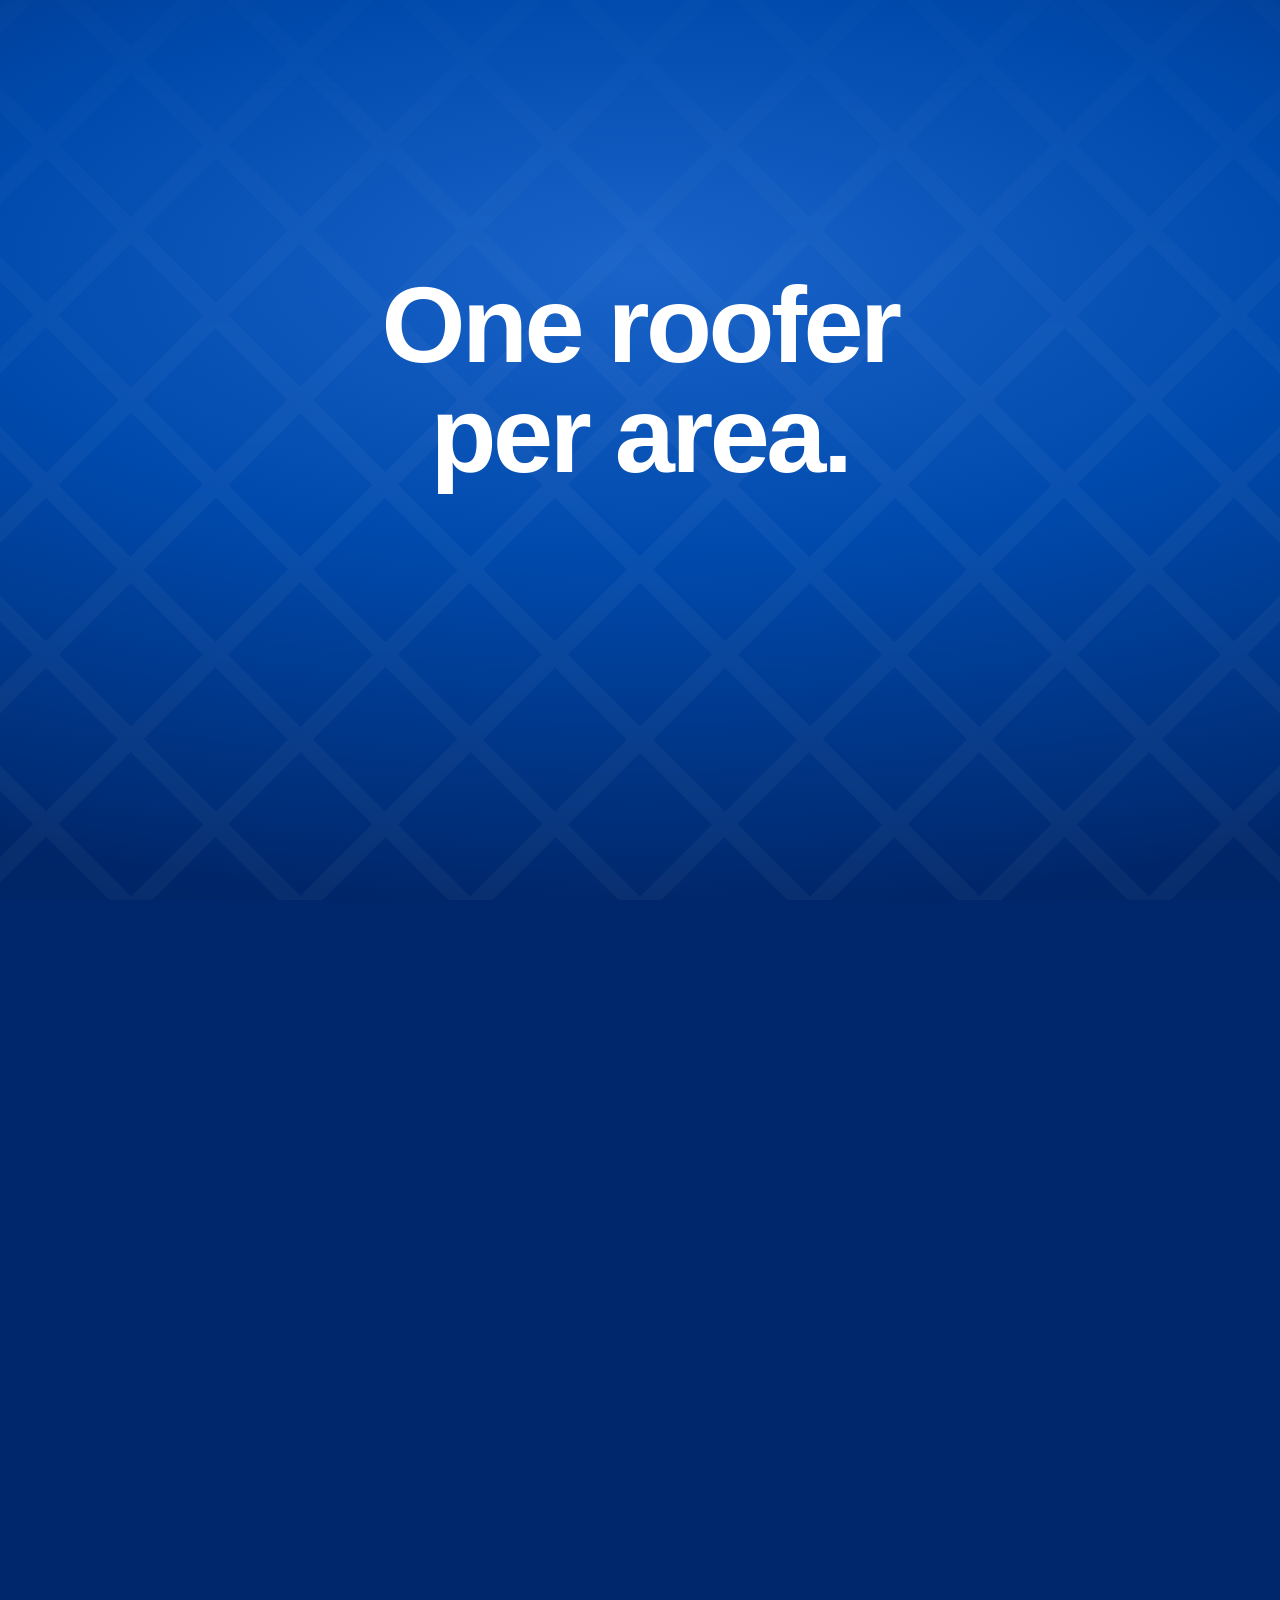
<file: ads/powell-reel/reel.html>
<!doctype html>
<html>
<head>
<meta charset="utf-8">
<title>Powell Reel</title>
<style>
  :root { --blue:#004aad; --navy:#00276b; --tint:#e8f0fb; --white:#ffffff; --ink:#0b1b33; }
  * { box-sizing:border-box; margin:0; padding:0; }
  html,body { width:1080px; height:1920px; overflow:hidden; background:var(--navy); font-family:'Inter',sans-serif; }
  #stage { position:absolute; inset:0; transform-origin:50% 45%; }
  .scene { position:absolute; inset:0; overflow:hidden; }
  .inner { position:absolute; inset:0; transform-origin:50% 40%; }
  .blue { background:radial-gradient(120% 70% at var(--gx,50%) var(--gy,30%), #1a63c9 0%, var(--blue) 45%, var(--navy) 100%); color:#fff; }
  .white { background:radial-gradient(120% 70% at var(--gx,50%) var(--gy,30%), #ffffff 0%, #f3f7fd 60%, #dfe9f8 100%); color:var(--ink); }
  .chev { position:absolute; inset:-200px; opacity:.035;
    background-image:repeating-linear-gradient(45deg, currentColor 0 18px, transparent 18px 120px),
                     repeating-linear-gradient(-45deg, currentColor 0 18px, transparent 18px 120px);
    -webkit-mask-image:linear-gradient(to bottom, transparent 0%, #000 55%, #000 100%); }
  .white .chev { color:var(--blue); opacity:.03; }
  .el { position:absolute; left:80px; right:80px; text-align:center; }
  .anim { opacity:0; }
  .h0 { font-size:200px; font-weight:900; letter-spacing:-8px; line-height:.92; }
  .h1 { font-size:108px; font-weight:900; letter-spacing:-3.5px; line-height:1.02; }
  .h2 { font-size:68px; font-weight:800; letter-spacing:-2px; line-height:1.1; }
  .p  { font-size:48px; font-weight:600; line-height:1.25; letter-spacing:-0.5px; }
  .tag { display:inline-block; font-size:32px; font-weight:800; letter-spacing:3px; padding:16px 30px; border-radius:999px; }
  .blue .tag { background:rgba(255,255,255,.16); color:#fff; }
  .white .tag { background:var(--tint); color:var(--blue); }
  .hl { color:var(--blue); }
  .box .w { background:#fff; color:var(--blue); padding:0 16px; border-radius:16px; margin:0 -4px; }
  .w { display:inline-block; opacity:0; white-space:pre; }
  .soft { opacity:.8; }
  #grain { position:absolute; inset:-64px; pointer-events:none; opacity:.07; mix-blend-mode:overlay; z-index:50; }
  #flash { position:absolute; inset:0; background:#fff; opacity:0; z-index:40; pointer-events:none; }
  #vignette { position:absolute; inset:0; z-index:39; pointer-events:none; background:radial-gradient(140% 90% at 50% 45%, transparent 60%, rgba(0,20,60,.35) 100%); }
  .chip { background:#fff; color:var(--blue); font-size:42px; font-weight:600; padding:24px 32px; border-radius:24px; box-shadow:0 14px 40px rgba(0,0,0,.25); opacity:0; }
  .chip b { font-weight:900; }
  svg { display:block; }
</style>
</head>
<body>
<div id="stage">

<!-- SCENE 1: hook -->
<div class="scene blue" id="s1"><div class="chev"></div><div class="inner">
  <div class="el anim" id="s1tag" style="top:280px"><span class="tag">OWNERS OF 3 TO 8 MAN CREWS</span></div>
  <div class="el h0 kw" data-seq="1.0.0" style="top:390px">UK<br>ROOFERS.</div>
  <div class="el h1 kw" data-seq="1.1.0" style="top:820px">Lads sat in<br>the van with<br><span class="box">no work?</span></div>
  <div class="el p soft anim" id="s1c" style="top:1180px">Wages are still due on Friday.</div>
</div></div>

<!-- SCENE 2: problem -->
<div class="scene white" id="s2"><div class="chev"></div><div class="inner">
  <div class="el h1 kw" data-seq="2.0.0" style="top:310px">Word of mouth <span class="hl" id="dries">dries up.</span></div>
  <div class="el h2 kw" data-seq="2.1.0" style="top:610px">Homeowners search</div>
  <div class="el anim" id="s2bar" style="top:730px">
    <div style="display:flex;align-items:center;gap:28px;height:150px;padding:0 44px;border-radius:999px;background:#fff;box-shadow:0 22px 60px rgba(0,48,122,.22),0 0 0 4px var(--tint);">
      <svg width="62" height="62" viewBox="0 0 24 24"><circle cx="10" cy="10" r="6.5" fill="none" stroke="#004aad" stroke-width="2.6"/><line x1="15" y1="15" x2="21" y2="21" stroke="#004aad" stroke-width="2.8" stroke-linecap="round"/></svg>
      <div style="font-size:60px;font-weight:600;color:var(--ink);text-align:left"><span id="typed"></span><span id="caret" style="color:var(--blue)">|</span></div>
    </div>
  </div>
  <div class="el h1 hl kw" data-seq="2.1.3" style="top:950px">every day.</div>
</div></div>

<!-- SCENE 3: proof -->
<div class="scene blue" id="s3"><div class="chev"></div><div class="inner">
  <div class="el anim" id="s3tag" style="top:270px"><span class="tag">REAL RESULT · ONE UK ROOFER</span></div>
  <div class="el anim" id="s3a" style="top:390px">
    <div class="h1" style="font-size:124px">£2,500</div>
    <div class="p soft anim" id="s3ads">on ads</div>
  </div>
  <div class="el anim" id="s3arrow" style="top:660px">
    <svg width="110" height="120" viewBox="0 0 120 130" style="margin:0 auto"><path d="M60 8 V108 M18 72 L60 116 L102 72" fill="none" stroke="#fff" stroke-width="16" stroke-linecap="round" stroke-linejoin="round"/></svg>
  </div>
  <div class="el anim" id="s3b" style="top:810px">
    <div class="h0" id="count" style="font-size:220px;letter-spacing:-9px">£0</div>
    <div class="p anim" id="s3cap" style="margin-top:10px">in completed roofing jobs</div>
  </div>
  <div class="el" style="top:1190px;display:flex;justify-content:center;gap:22px">
    <div class="chip" id="ch0"><b>48</b> leads</div>
    <div class="chip" id="ch1"><b>30%</b> closed</div>
    <div class="chip" id="ch2"><b>3</b> months</div>
  </div>
</div></div>

<!-- SCENE 4: guarantee -->
<div class="scene white" id="s4"><div class="chev"></div><div class="inner">
  <div class="el h1 kw" data-seq="4.0.0" style="top:290px">Booked jobs</div>
  <div class="el anim" id="s4stamp" style="top:450px">
    <div style="display:inline-block;border:14px solid var(--blue);color:var(--blue);border-radius:28px;padding:14px 40px;font-size:100px;font-weight:900;letter-spacing:2px;background:rgba(255,255,255,.6)">GUARANTEED</div>
  </div>
  <div class="el h1 anim" id="s4b" style="top:680px">in <span class="hl">90 days.</span></div>
  <div class="el h2 kw" data-seq="4.1.0" style="top:860px;font-size:62px">No monthly fee<br><span class="hl">till we hit your job target.</span></div>
  <div class="el anim" id="s4bar" style="top:1090px">
    <div style="position:relative;height:56px;border-radius:999px;background:var(--tint);overflow:hidden">
      <div id="fill" style="position:absolute;left:0;top:0;bottom:0;width:0;background:linear-gradient(90deg,#1a63c9,var(--blue));border-radius:999px"></div>
    </div>
    <div style="display:flex;justify-content:space-between;margin-top:18px;font-size:36px;font-weight:700;color:#5b6b85">
      <span>Day 1</span><span id="hit" style="color:var(--blue);opacity:0">Job target hit ✓</span><span>Day 90</span>
    </div>
  </div>
</div></div>

<!-- SCENE 5: scarcity + CTA -->
<div class="scene blue" id="s5"><div class="chev"></div><div class="inner">
  <div class="el h1 kw" data-seq="5.0.0" style="top:270px">One roofer<br>per area.</div>
  <div class="el anim" id="s5map" style="top:560px">
    <svg width="760" height="430" viewBox="0 0 760 430" style="margin:0 auto;overflow:visible" id="grid"></svg>
  </div>
  <div class="el anim" id="s5cta" style="top:1060px">
    <div id="btn" style="display:inline-block;background:#fff;color:var(--blue);font-size:50px;font-weight:900;letter-spacing:-1px;padding:38px 48px;border-radius:30px;box-shadow:0 20px 60px rgba(0,0,0,.3);white-space:nowrap">See if your area is available →</div>
  </div>
  <div class="el anim" id="s5logo" style="top:1320px">
    <div style="display:inline-flex;align-items:center;gap:26px">
      <!-- Placeholder mark. Swap for the real logo file. -->
      <svg width="120" height="80" viewBox="0 0 120 80"><path d="M4 76 L34 26 L50 50 L66 8 L88 44 L98 30 L116 76 Z" fill="#fff"/></svg>
      <div style="text-align:left">
        <div style="font-size:54px;font-weight:900;letter-spacing:-1.5px">Powell Marketing UK</div>
        <div style="font-size:30px;font-weight:600;opacity:.75">Booked roofing jobs from Google, guaranteed.</div>
      </div>
    </div>
  </div>
</div></div>

<div id="vignette"></div>
<div id="flash"></div>
</div>
<canvas id="grain" width="1208" height="2048"></canvas>

<script>
const $ = id => document.getElementById(id);
const clamp = (x,a=0,b=1) => Math.min(b,Math.max(a,x));
const prog = (t,a,b) => clamp((t-a)/(b-a));
const outCubic = x => 1-Math.pow(1-x,3);
const outBack = x => { const c1=1.9,c3=c1+1; return 1+c3*Math.pow(x-1,3)+c1*Math.pow(x-1,2); };
const lerp = (a,b,x) => a+(b-a)*x;
const hash = n => { const s=Math.sin(n*127.1)*43758.5453; return s-Math.floor(s); };

let TL = window.TL;  // injected by render.js from timeline.json
const W = (s,j,w) => TL.scenes[s-1].sentences[j].words[w].t;
const C = k => TL.cues[k];

// Split every .kw element into word spans tied to voiceover word times.
const words=[];
function wrap(){
  document.querySelectorAll('.kw').forEach(el=>{
    let [s,j,w]=el.dataset.seq.split('.').map(Number);
    const walk=node=>{
      [...node.childNodes].forEach(ch=>{
        if(ch.nodeType===3){
          const frag=document.createDocumentFragment();
          ch.textContent.split(/(\s+)/).forEach(tok=>{
            if(!tok) return;
            if(/^\s+$/.test(tok)){ frag.appendChild(document.createTextNode(' ')); return; }
            const sp=document.createElement('span'); sp.className='w'; sp.textContent=tok;
            const sent=TL.scenes[s-1].sentences[j];
            sp._t = sent.words[Math.min(w, sent.words.length-1)].t; w++;
            words.push(sp); frag.appendChild(sp);
          });
          ch.replaceWith(frag);
        } else if(ch.nodeName==='BR'){ /* keep */ } else walk(ch);
      });
    };
    walk(el);
  });
}

function pop(id,t,start,{dur=0.4,dy=60,scale=0.9}={}){
  const el=$(id); const p=prog(t,start-0.04,start-0.04+dur);
  el.style.opacity=outCubic(p);
  const e=outBack(p);
  el.style.transform=`translateY(${lerp(dy,0,e)}px) scale(${lerp(scale,1,e)})`;
}

function grainInit(){
  const c=$('grain'), g=c.getContext('2d'), img=g.createImageData(c.width,c.height);
  for(let i=0;i<img.data.length;i+=4){ const v=Math.random()*255; img.data[i]=img.data[i+1]=img.data[i+2]=v; img.data[i+3]=255; }
  g.putImageData(img,0,0);
}

function gridInit(){
  const g=$('grid'); let html='';
  for(let r=0;r<5;r++)for(let c=0;c<9;c++){
    const x=40+c*85, y=40+r*85;
    html+=`<rect class="cell" data-i="${r*9+c}" x="${x-32}" y="${y-32}" width="64" height="64" rx="14" fill="#fff" fill-opacity=".14"/>`;
  }
  html+=`<circle id="ring" cx="0" cy="0" r="40" fill="none" stroke="#fff" stroke-width="6" opacity="0"/>`;
  html+=`<g id="pin"><path d="M0 -70 C-34 -70 -50 -44 -50 -24 C-50 6 0 50 0 50 C0 50 50 6 50 -24 C50 -44 34 -70 0 -70 Z" fill="#fff"/><circle cx="0" cy="-24" r="17" fill="#004aad"/></g>`;
  g.innerHTML=html;
}
const PIN=22, PX=40+(PIN%9)*85, PY=40+Math.floor(PIN/9)*85;

const scenes=['s1','s2','s3','s4','s5'];
function wipe(i,t){
  const el=$(scenes[i]), start=TL.scenes[i].start;
  if(i===0){ el.style.clipPath='none'; return; }
  const p=outCubic(prog(t,start-0.32,start+0.18));
  const Y=lerp(118,-38,p);
  el.style.clipPath=`polygon(0% 100%, 0% ${Y+32}%, 50% ${Y}%, 100% ${Y+32}%, 100% 100%)`;
  el.style.visibility=p<=0?'hidden':'visible';
}

function impulse(t,at,tau){ return t<at?0:Math.exp(-(t-at)/tau); }

function render(t){
  const D=TL.duration;
  // ---- scenes, push-in, drifting light
  scenes.forEach((s,i)=>{
    const el=$(s); el.style.zIndex=i+1; wipe(i,t);
    const st=TL.scenes[i].start, en=i<4?TL.scenes[i+1].start:D;
    const p=prog(t,st,en);
    el.querySelector('.inner').style.transform=`scale(${1+0.045*p})`;
    el.style.setProperty('--gx',(50+18*Math.sin(t*0.7+i))+'%');
    el.style.setProperty('--gy',(28+8*Math.cos(t*0.5+i))+'%');
    el.querySelector('.chev').style.transform=`translate(${(t*40)%170}px, ${-(t*60)%170}px)`;
  });

  // ---- beat pulse (harder after the drop) + impact shakes
  let pulse=0;
  for(const b of TL.beats){ if(b>t) break; pulse=impulse(t,b,0.11)*(b>=C('drop')?0.016:0.007); }
  let shake=0.0;
  shake+=impulse(t,C('drop'),0.12)*26 + impulse(t,C('stamp'),0.1)*22 + impulse(t,W(1,0,0),0.1)*14 + impulse(t,C('pin'),0.08)*10;
  const sx=(hash(Math.floor(t*30))-0.5)*shake, sy=(hash(Math.floor(t*30)+9)-0.5)*shake;
  const punch=impulse(t,C('drop'),0.18)*0.05+impulse(t,C('stamp'),0.15)*0.03;
  $('stage').style.transform=`translate(${sx}px,${sy}px) scale(${1+pulse+punch})`;
  $('flash').style.opacity=impulse(t,C('drop'),0.09)*0.55+impulse(t,C('stamp'),0.07)*0.25+impulse(t,W(1,0,0),0.08)*0.3;
  $('grain').style.transform=`translate(${-Math.floor(hash(Math.floor(t*30))*64)}px,${-Math.floor(hash(Math.floor(t*30)+3)*64)}px)`;

  // ---- word-synced text
  for(const sp of words){
    const p=prog(t,sp._t-0.06,sp._t+0.2), e=outBack(p);
    sp.style.opacity=outCubic(p);
    sp.style.transform=`translateY(${lerp(46,0,e)}px) scale(${lerp(0.8,1,e)})`;
  }

  // S1
  pop('s1tag',t,0.0,{dy:30});
  pop('s1c',t,TL.scenes[0].sentences[1].end+0.15,{dy:30});

  // S2: "dries up." sags after it's said
  { const p=outCubic(prog(t,W(2,0,4)+0.35,W(2,0,4)+0.9)); const d=$('dries');
    d.style.display='inline-block'; d.style.opacity=lerp(1,0.35,p);
    d.style.transform=`translateY(${lerp(0,26,p)}px) rotate(${lerp(0,4,p)}deg)`; }
  pop('s2bar',t,W(2,1,0)-0.1,{dy:40});
  const q='roofer near me';
  $('typed').textContent=q.slice(0,Math.round(q.length*prog(t,C('type_start'),C('type_end'))));
  $('caret').style.opacity=(Math.floor(t*3)%2===0||(t>C('type_start')&&t<C('type_end')))?1:0;

  // S3: proof
  pop('s3tag',t,W(3,0,0),{dy:30});
  pop('s3a',t,C('pound2500'),{scale:0.7});
  pop('s3ads',t,W(3,0,9),{dy:20});
  pop('s3arrow',t,C('count_start')-0.15,{dy:-40});
  pop('s3b',t,C('count_start'),{scale:0.8});
  const cp=prog(t,C('count_start'),C('drop'));
  const v=Math.round(58000*(1-Math.pow(1-cp,2.2))/100)*100;
  $('count').textContent='£'+v.toLocaleString('en-GB');
  $('count').style.transform=`scale(${1+impulse(t,C('drop'),0.25)*0.18})`;
  pop('s3cap',t,C('drop')+0.12,{dy:20});
  C('chips').forEach((ct,k)=>{
    const p=prog(t,ct-0.05,ct+0.3), e=outBack(p), el=$('ch'+k);
    el.style.opacity=outCubic(p); el.style.transform=`translateY(${lerp(60,0,e)}px) scale(${lerp(0.7,1,e)})`;
  });

  // S4: guarantee
  { const el=$('s4stamp'), p=prog(t,C('stamp')-0.22,C('stamp'));
    el.style.opacity=p>0?1:0;
    const s=lerp(3.2,1,Math.pow(p,2)), rot=lerp(-18,-4,p);
    el.style.transform=`scale(${s}) rotate(${rot}deg)`; }
  pop('s4b',t,C('ninety'),{scale:0.8});
  pop('s4bar',t,C('bar_start')-0.15,{dy:30});
  $('fill').style.width=(100*outCubic(prog(t,C('bar_start'),C('bar_end'))))+'%';
  $('hit').style.opacity=prog(t,C('bar_end')-0.05,C('bar_end')+0.2);

  // S5: scarcity + CTA
  pop('s5map',t,W(5,0,0)+0.1,{dy:40});
  document.querySelectorAll('.cell').forEach(c=>{
    const i=+c.dataset.i, r=Math.floor(i/9), col=i%9;
    const appear=prog(t,W(5,0,0)+0.1+(r+col)*0.02,W(5,0,0)+0.35+(r+col)*0.02);
    const taken = i!==PIN && hash(i)>0.55 && t>C('pin')-0.3;
    c.setAttribute('fill-opacity', i===PIN&&t>C('pin') ? 1 : (taken?0.05:0.14*appear));
  });
  { const p=prog(t,C('pin')-0.25,C('pin')), b=outBack(prog(t,C('pin'),C('pin')+0.3));
    const pin=$('pin'); pin.style.opacity=p>0?1:0;
    pin.setAttribute('transform',`translate(${PX},${lerp(PY-10-420,PY-10,Math.pow(p,2))}) scale(${lerp(0.85,1,b)})`);
    const rp=prog(t,C('pin'),C('pin')+0.7), ring=$('ring');
    ring.setAttribute('cx',PX); ring.setAttribute('cy',PY); ring.setAttribute('r',30+110*outCubic(rp));
    ring.setAttribute('opacity',rp>0&&rp<1?(1-rp):0); }
  pop('s5cta',t,C('cta'),{scale:0.7});
  $('btn').style.transform=`scale(${t>C('cta')+0.5?1+0.035*Math.sin((t-C('cta')-0.5)*Math.PI*2*(TL.bpm/120)):1})`;
  pop('s5logo',t,C('logo'),{dy:40});
}

window.setup=tl=>{ TL=tl; wrap(); grainInit(); gridInit(); render(0); };
</script>
</body>
</html>
</file>
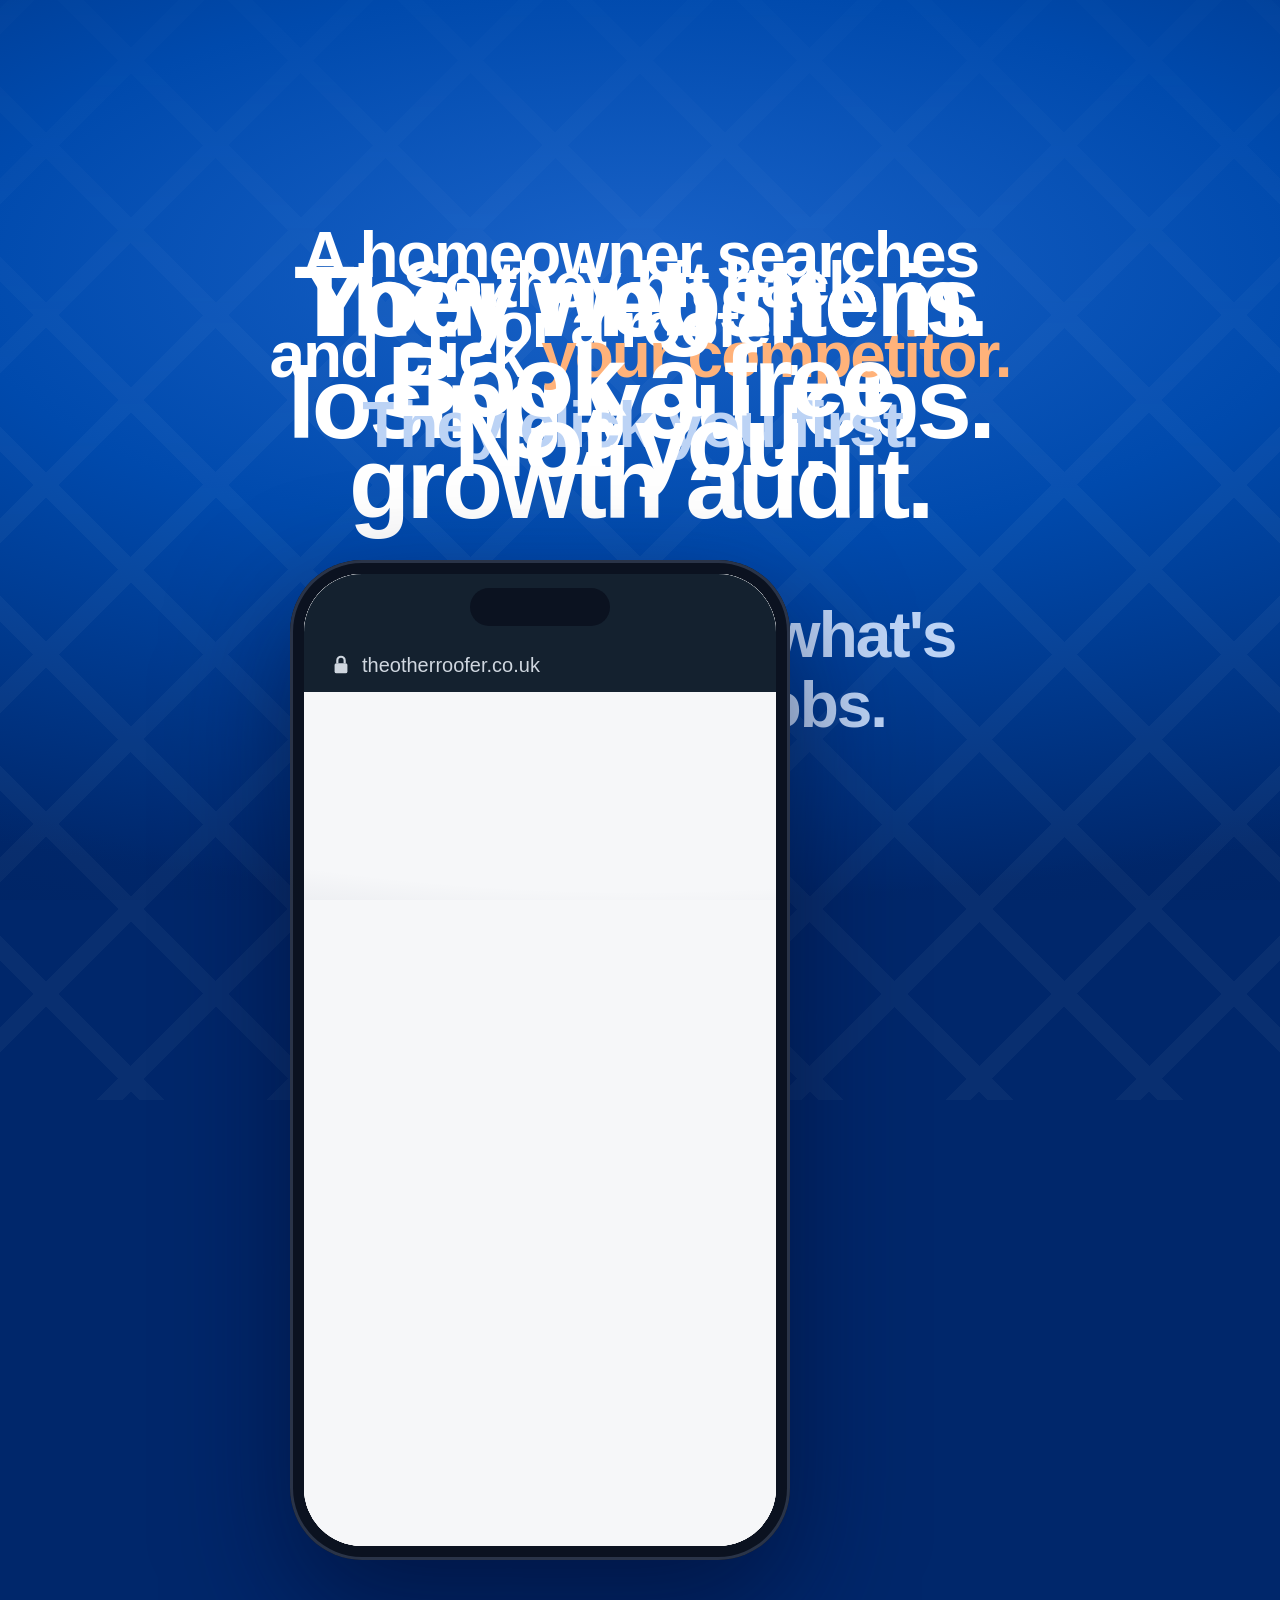
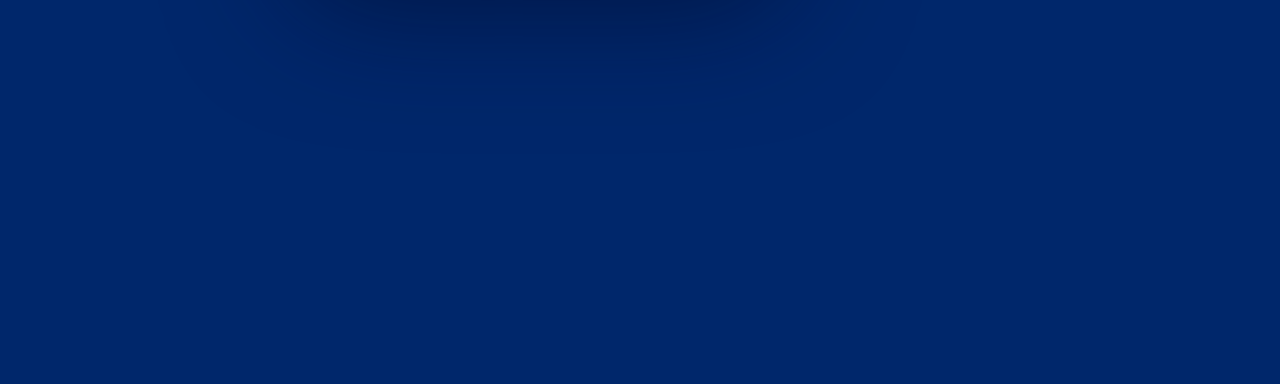
<file: ads/website-reel/reel.html>
<!doctype html>
<html>
<head>
<meta charset="utf-8">
<title>Website Reel</title>
<style>
  :root { --blue:#004aad; --navy:#00276b; --tint:#e8f0fb; --ink:#0b1b33; --red:#e5484d; --green:#22a861; }
  * { box-sizing:border-box; margin:0; padding:0; }
  html,body { width:1080px; height:1920px; overflow:hidden; background:var(--navy); font-family:'Inter',sans-serif; color:#fff; }
  #stage { position:absolute; inset:0; transform-origin:50% 45%;
    background:radial-gradient(120% 70% at var(--gx,50%) var(--gy,30%), #1a63c9 0%, var(--blue) 45%, var(--navy) 100%); }
  .chev { position:absolute; inset:-200px; opacity:.035; color:#fff;
    background-image:repeating-linear-gradient(45deg, currentColor 0 18px, transparent 18px 120px),
                     repeating-linear-gradient(-45deg, currentColor 0 18px, transparent 18px 120px);
    -webkit-mask-image:linear-gradient(to bottom, transparent 0%, #000 55%, #000 100%); }
  .el { position:absolute; left:70px; right:70px; text-align:center; }
  .hd { position:absolute; inset:0; }
  .h1 { font-size:100px; font-weight:900; letter-spacing:-3.5px; line-height:1.02; }
  .h2 { font-size:64px; font-weight:800; letter-spacing:-2px; line-height:1.1; }
  .tag { display:inline-block; font-size:34px; font-weight:900; letter-spacing:3px; padding:16px 32px; border-radius:999px; color:#fff; }
  .w { display:inline-block; opacity:0; white-space:pre; }
  .red .w { background:var(--red); color:#fff; padding:0 16px; border-radius:16px; margin:0 -4px; }
  .anim { opacity:0; }
  #flash { position:absolute; inset:0; opacity:0; z-index:40; pointer-events:none; }
  #grain { position:absolute; inset:-64px; pointer-events:none; opacity:.07; mix-blend-mode:overlay; z-index:50; }
  #vignette { position:absolute; inset:0; z-index:39; pointer-events:none; background:radial-gradient(140% 90% at 50% 45%, transparent 60%, rgba(0,20,60,.35) 100%); }

  /* phone */
  #phone { position:absolute; left:290px; top:560px; width:500px; height:1000px; border-radius:72px; background:#0b1220;
    padding:14px; box-shadow:0 50px 120px rgba(0,10,40,.55), inset 0 0 0 3px #2a3448; z-index:10; }
  #screen { position:relative; width:100%; height:100%; border-radius:58px; overflow:hidden; background:#fff; }
  .scr { position:absolute; inset:0; overflow:hidden; }
  .notch { position:absolute; top:14px; left:50%; width:140px; height:38px; margin-left:-70px; background:#0b1220; border-radius:20px; z-index:20; }
  .urlbar { height:118px; padding:64px 26px 0; font-size:20px; display:flex; align-items:center; gap:10px; }
  #tapdot { position:absolute; width:90px; height:90px; margin:-45px 0 0 -45px; border-radius:50%; background:rgba(0,74,173,.25); border:4px solid rgba(0,74,173,.7); z-index:30; opacity:0; }

  /* search results */
  #sSearch { background:#fff; color:#202124; }
  .pill { margin:70px 22px 0; height:74px; border-radius:40px; box-shadow:0 2px 10px rgba(0,0,0,.15); display:flex; align-items:center; gap:14px; padding:0 24px; font-size:26px; }
  .tabs { display:flex; gap:28px; padding:22px 32px 12px; font-size:20px; color:#5f6368; border-bottom:1px solid #e3e3e3; }
  .tabs b { color:var(--blue); border-bottom:3px solid var(--blue); padding-bottom:8px; }
  .res { margin:18px 22px; padding:22px; border-radius:22px; border:1px solid #e6e6e6; position:relative; }
  .res .u { font-size:17px; color:#4d5156; display:flex; align-items:center; gap:10px; }
  .res .fav { width:30px; height:30px; border-radius:50%; background:#e8eaed; }
  .res .t { font-size:27px; color:#1a0dab; font-weight:500; margin:8px 0 6px; line-height:1.2; }
  .res .d { font-size:19px; color:#4d5156; line-height:1.35; }
  .res .lab { position:absolute; top:-16px; right:18px; font-size:16px; font-weight:900; letter-spacing:1.5px; padding:6px 14px; border-radius:999px; color:#fff; }
  .ghost { margin:16px 22px; height:120px; border-radius:22px; background:linear-gradient(#f3f4f6,#f3f4f6) 22px 26px/60% 18px no-repeat, linear-gradient(#f3f4f6,#f3f4f6) 22px 60px/85% 14px no-repeat, linear-gradient(#f3f4f6,#f3f4f6) 22px 86px/70% 14px no-repeat; border:1px solid #eee; }

  /* old site: desktop page squashed onto a phone */
  #sOld { background:#fff; color:#000; }
  #oldUrl { background:#f1f1f1; color:#c5221f; font-weight:700; }
  #oldPage { width:944px; transform:scale(.5); transform-origin:0 0; font-family:'Times New Roman',serif; }
  .oh { background:linear-gradient(#d9d9d9,#8c8c8c); padding:24px 20px; border-bottom:6px ridge #666; }
  .oh h1 { font-size:72px; color:#800000; text-shadow:3px 3px 0 #fff, 5px 5px 0 #999; font-style:italic; }
  .oh p { font-size:28px; color:#222; }
  .onav { padding:14px 20px; font-size:30px; background:#ececec; }
  .onav a { color:#00e; text-decoration:underline; }
  .oban { background:#ff0; color:#f00; font-size:36px; font-weight:bold; text-align:center; padding:12px; border:4px dashed #f00; margin:16px; }
  .obody { display:flex; gap:24px; padding:10px 20px; }
  .obody .l { flex:1; font-size:24px; line-height:1.3; }
  .obody h2 { font-family:'Comic Sans MS','Comic Neue',cursive; color:#008000; font-size:44px; margin-bottom:10px; }
  .broken { width:300px; height:260px; border:3px inset #aaa; background:#eee; font-size:22px; color:#666; padding:12px; }
  .ocount { margin:20px; font-size:24px; }
  .ocount span { background:#000; color:#0f0; font-family:monospace; padding:2px 6px; margin:0 1px; }
  .ofoot { font-size:20px; color:#555; padding:20px; border-top:2px solid #999; }
  #spinner { position:absolute; left:50%; top:46%; width:90px; height:90px; margin:-45px; border-radius:50%; border:9px solid #ddd; border-top-color:#888; }
  #loadtxt { position:absolute; left:0; right:0; top:52%; text-align:center; font-size:22px; color:#888; }

  /* competitor site */
  #sNew { background:#f6f7f9; color:#14212f; }
  #newUrl { background:#14212f; color:#cfd6df; }
  .nh { background:#14212f; color:#fff; display:flex; justify-content:space-between; align-items:center; padding:12px 26px 22px; }
  .nh b { font-size:26px; font-weight:900; letter-spacing:1px; }
  .callic { width:58px; height:58px; border-radius:50%; background:#f97316; display:flex; align-items:center; justify-content:center; }
  .hero { height:300px; position:relative; overflow:hidden; background:linear-gradient(160deg,#334a63,#14212f); padding:40px 30px; }
  .hero h3 { font-size:48px; font-weight:900; letter-spacing:-1.5px; line-height:1.05; color:#fff; position:relative; }
  .hero p { font-size:24px; color:#cfd6df; margin-top:12px; position:relative; }
  .stars { display:flex; align-items:center; gap:4px; padding:20px 26px 6px; font-size:21px; font-weight:700; }
  .stars span { margin-left:10px; color:#3c4a5c; }
  .nbtn { margin:14px 26px 0; height:82px; border-radius:20px; display:flex; align-items:center; justify-content:center; gap:14px; font-size:30px; font-weight:800; }
  .quote { margin:22px 26px 0; padding:22px; background:#fff; border-radius:20px; font-size:21px; line-height:1.35; box-shadow:0 4px 18px rgba(20,33,47,.08); }
  .gal { display:flex; gap:12px; margin:20px 26px; }
  .gal div { flex:1; height:120px; border-radius:16px; background:linear-gradient(150deg,#58708c,#22344a); }
  .pp { opacity:0; }

  /* call screen */
  #sCall { background:linear-gradient(#26324a,#0b1220); color:#fff; text-align:center; opacity:0; }
  .av { width:190px; height:190px; border-radius:50%; background:#f97316; margin:0 auto; display:flex; align-items:center; justify-content:center; font-size:72px; font-weight:900; position:relative; }
  .ring { position:absolute; inset:0; border-radius:50%; border:4px solid #f97316; }

  /* callouts */
  .co { position:absolute; z-index:20; display:flex; align-items:center; gap:18px; background:#fff; color:var(--ink);
        font-size:44px; font-weight:800; letter-spacing:-1px; padding:20px 30px 20px 20px; border-radius:26px;
        box-shadow:0 20px 50px rgba(0,10,40,.35); opacity:0; white-space:nowrap; }
  .co i { width:64px; height:64px; border-radius:50%; display:flex; align-items:center; justify-content:center; font-style:normal; }
  .chip { display:inline-block; background:#fff; color:var(--blue); font-size:50px; font-weight:900; letter-spacing:-1px; padding:38px 48px; border-radius:30px; box-shadow:0 20px 60px rgba(0,0,0,.3); white-space:nowrap; }
</style>
</head>
<body>
<div id="stage">
<div class="chev"></div>

<!-- headlines, one group per voiceover scene -->
<div class="hd" data-scene="1"><div class="el h1 kw" data-seq="1.0.0" style="top:250px">Your website is<br><span class="red">losing you jobs.</span></div></div>
<div class="hd" data-scene="2">
  <div class="el h2 kw" data-seq="2.0.0" style="top:220px">A homeowner searches<br>for a roofer.</div>
  <div class="el h2 kw" data-seq="2.1.0" style="top:390px;color:#bcd3f5">They click you first.</div>
</div>
<div class="hd" data-scene="3"><div class="el anim" id="tagBad" style="top:400px"><span class="tag" style="background:var(--red)">YOUR WEBSITE</span></div></div>
<div class="hd" data-scene="4"><div class="el h2 kw" data-seq="4.0.0" style="top:250px">So they hit back,<br>and click <span style="color:#ffb27a">your competitor.</span></div></div>
<div class="hd" data-scene="5"><div class="el anim" id="tagGood" style="top:400px"><span class="tag" style="background:#f97316">YOUR COMPETITOR</span></div></div>
<div class="hd" data-scene="6">
  <div class="el h1 kw" data-seq="6.0.0" style="top:250px">They ring them.</div>
  <div class="el h1 kw red" data-seq="6.1.0" style="top:390px">Not you.</div>
</div>
<div class="hd" data-scene="7">
  <div class="el h1 kw" data-seq="7.0.0" style="top:330px">Book a free<br>growth audit.</div>
  <div class="el h2 kw" data-seq="7.1.0" style="top:600px;color:#bcd3f5">We'll show you what's<br>costing you jobs.</div>
  <div class="el anim" id="cta" style="top:900px"><div class="chip" id="btn">Book your free audit →</div></div>
  <div class="el anim" id="logo" style="top:1160px">
    <div style="display:inline-flex;align-items:center;gap:26px">
      <!-- Placeholder mark. Swap for the real logo file. -->
      <svg width="120" height="80" viewBox="0 0 120 80"><path d="M4 76 L34 26 L50 50 L66 8 L88 44 L98 30 L116 76 Z" fill="#fff"/></svg>
      <div style="text-align:left">
        <div style="font-size:54px;font-weight:900;letter-spacing:-1.5px">Powell Marketing UK</div>
        <div style="font-size:30px;font-weight:600;opacity:.75">Booked roofing jobs from Google, guaranteed.</div>
      </div>
    </div>
  </div>
</div>

<!-- callouts -->
<div class="co" id="b0" style="left:40px;top:700px"><i style="background:var(--red)"><svg width="30" height="30" viewBox="0 0 10 10"><path d="M2 2L8 8M8 2L2 8" stroke="#fff" stroke-width="2" stroke-linecap="round"/></svg></i>Slow to load</div>
<div class="co" id="b1" style="right:40px;top:960px"><i style="background:var(--red)"><svg width="30" height="30" viewBox="0 0 10 10"><path d="M2 2L8 8M8 2L2 8" stroke="#fff" stroke-width="2" stroke-linecap="round"/></svg></i>Tiny text</div>
<div class="co" id="b2" style="left:40px;top:1220px"><i style="background:var(--red)"><svg width="30" height="30" viewBox="0 0 10 10"><path d="M2 2L8 8M8 2L2 8" stroke="#fff" stroke-width="2" stroke-linecap="round"/></svg></i>No reviews</div>
<div class="co" id="g0" style="left:40px;top:830px"><i style="background:var(--green)"><svg width="32" height="32" viewBox="0 0 10 10"><path d="M2 5.2L4.2 7.4L8.2 2.8" fill="none" stroke="#fff" stroke-width="1.8" stroke-linecap="round" stroke-linejoin="round"/></svg></i>Loads fast</div>
<div class="co" id="g1" style="right:40px;top:960px"><i style="background:var(--green)"><svg width="32" height="32" viewBox="0 0 10 10"><path d="M2 5.2L4.2 7.4L8.2 2.8" fill="none" stroke="#fff" stroke-width="1.8" stroke-linecap="round" stroke-linejoin="round"/></svg></i>5-star reviews</div>
<div class="co" id="g2" style="left:40px;top:1220px"><i style="background:var(--green)"><svg width="32" height="32" viewBox="0 0 10 10"><path d="M2 5.2L4.2 7.4L8.2 2.8" fill="none" stroke="#fff" stroke-width="1.8" stroke-linecap="round" stroke-linejoin="round"/></svg></i>One tap to call</div>

<!-- phone -->
<div id="phone"><div id="screen">
  <div class="notch"></div>

  <div class="scr" id="sSearch">
    <div class="pill"><svg width="30" height="30" viewBox="0 0 24 24"><circle cx="10" cy="10" r="6.5" fill="none" stroke="#5f6368" stroke-width="2.4"/><line x1="15" y1="15" x2="21" y2="21" stroke="#5f6368" stroke-width="2.6" stroke-linecap="round"/></svg><span id="typed"></span><span id="caret" style="color:var(--blue)">|</span></div>
    <div class="tabs"><b>All</b><span>Maps</span><span>Images</span><span>News</span></div>
    <div class="res" id="r1"><span class="lab" style="background:var(--blue)">YOU</span>
      <div class="u"><span class="fav"></span>yourroofing.co.uk</div>
      <div class="t">Your Roofing Ltd - Welcome</div>
      <div class="d">Welcome to our website!! We do all types of roofing work. Please click on the links...</div></div>
    <div class="res" id="r2"><span class="lab" style="background:#f97316">COMPETITOR</span>
      <div class="u"><span class="fav" style="background:#14212f"></span>theotherroofer.co.uk</div>
      <div class="t">The Other Roofer | Free Roofing Quotes</div>
      <div class="d"><b style="color:#e8710a">★★★★★</b> 4.9 (212) · Same-week repairs. Free quote in 24 hours.</div></div>
    <div class="ghost"></div><div class="ghost"></div>
  </div>

  <div class="scr" id="sOld">
    <div class="urlbar" id="oldUrl"><svg width="24" height="24" viewBox="0 0 24 24"><path d="M12 3L22 20H2Z" fill="none" stroke="#c5221f" stroke-width="2.4" stroke-linejoin="round"/><path d="M12 10v4M12 17v.5" stroke="#c5221f" stroke-width="2.4" stroke-linecap="round"/></svg>Not secure | yourroofing.co.uk</div>
    <div id="oldPage">
      <div class="oc" id="oc0">
        <div class="oh"><h1>YOUR ROOFING LTD</h1><p>Est. 1998 ~ Quality Roofing Services ~ No Job Too Small!!</p></div>
        <div class="onav"><a>Home</a> | <a>About Us</a> | <a>Services</a> | <a>Gallery</a> | <a>Testimonials</a> | <a>Contact Us</a></div>
      </div>
      <div class="oc" id="oc1">
        <div class="oban" id="oban">*** SITE UNDER CONSTRUCTION ***</div>
        <div class="obody"><div class="l"><h2>Welcome to our website!!</h2>
          We are a family run roofing company covering all areas. We offer all types of roofing including flat roofs, tiling, slating, guttering, fascias, soffits, chimney work, leadwork and emergency repairs. Please see our services page for more information about the services which we offer to our customers. For a quote please use the contact us page and fill in the form and we will get back to you as soon as possible. Thank you for visiting our website. All work guaranteed. Fully insured.
          We are a family run roofing company covering all areas. We offer all types of roofing including flat roofs, tiling, slating and guttering.</div>
          <div class="broken">&#9633; roof_pic1.jpg</div></div>
      </div>
      <div class="oc" id="oc2">
        <div class="ocount">You are visitor number: <span>0</span><span>0</span><span>0</span><span>4</span><span>1</span><span>7</span></div>
        <div class="ofoot">© 2013 Your Roofing Ltd. All rights reserved. Best viewed in Internet Explorer at 800x600.</div>
      </div>
    </div>
    <div id="spinner"></div><div id="loadtxt">Loading...</div>
  </div>

  <div class="scr" id="sNew">
    <div class="urlbar" id="newUrl"><svg width="22" height="22" viewBox="0 0 24 24"><rect x="5" y="10" width="14" height="11" rx="2" fill="#cfd6df"/><path d="M8 10V7a4 4 0 0 1 8 0v3" fill="none" stroke="#cfd6df" stroke-width="2.4"/></svg>theotherroofer.co.uk</div>
    <div class="nh pp" id="n0"><b>THE OTHER ROOFER</b><div class="callic"><svg width="28" height="28" viewBox="0 0 24 24"><path d="M6.6 10.8a15 15 0 0 0 6.6 6.6l2.2-2.2c.3-.3.7-.4 1-.2 1.1.4 2.3.6 3.6.6.6 0 1 .4 1 1V20c0 .6-.4 1-1 1A17 17 0 0 1 3 4c0-.6.4-1 1-1h3.5c.6 0 1 .4 1 1 0 1.3.2 2.5.6 3.6.1.3 0 .7-.2 1Z" fill="#fff"/></svg></div></div>
    <div class="hero pp" id="n1">
      <svg width="472" height="300" viewBox="0 0 472 300" style="position:absolute;left:0;top:0;opacity:.35"><path d="M200 300 L330 150 L460 300Z" fill="#58708c"/><path d="M300 300 L400 190 L500 300Z" fill="#7189a5"/><rect x="250" y="240" width="160" height="60" fill="#4a6280"/></svg>
      <h3>Roofing done<br>right.</h3><p>Free quote in 24 hours.</p></div>
    <div class="stars pp" id="n2"><b style="color:#f59e0b;font-size:28px">★★★★★</b><span>4.9 from 212 Google reviews</span></div>
    <div class="nbtn pp" id="n3" style="background:#f97316;color:#fff"><svg width="30" height="30" viewBox="0 0 24 24"><path d="M6.6 10.8a15 15 0 0 0 6.6 6.6l2.2-2.2c.3-.3.7-.4 1-.2 1.1.4 2.3.6 3.6.6.6 0 1 .4 1 1V20c0 .6-.4 1-1 1A17 17 0 0 1 3 4c0-.6.4-1 1-1h3.5c.6 0 1 .4 1 1 0 1.3.2 2.5.6 3.6.1.3 0 .7-.2 1Z" fill="#fff"/></svg>Call now</div>
    <div class="nbtn pp" id="n4" style="border:3px solid #14212f">Get a free quote</div>
    <div class="quote pp" id="n5">"Sorted our leak the same week. Proper job, tidy lads."<br><b style="font-size:18px;color:#5b6b85">Local homeowner</b></div>
    <div class="gal pp" id="n6"><div></div><div></div><div></div></div>
  </div>

  <div class="scr" id="sCall">
    <div style="margin-top:200px;font-size:26px;color:#aab4c3">Calling...</div>
    <div style="font-size:46px;font-weight:800;margin:14px 0 70px">The Other Roofer</div>
    <div class="av"><div class="ring" id="ring1"></div><div class="ring" id="ring2"></div>TO</div>
    <div style="position:absolute;bottom:110px;left:0;right:0;display:flex;justify-content:center">
      <div style="width:120px;height:120px;border-radius:50%;background:#e5484d;display:flex;align-items:center;justify-content:center">
        <svg width="54" height="54" viewBox="0 0 24 24" style="transform:rotate(135deg)"><path d="M6.6 10.8a15 15 0 0 0 6.6 6.6l2.2-2.2c.3-.3.7-.4 1-.2 1.1.4 2.3.6 3.6.6.6 0 1 .4 1 1V20c0 .6-.4 1-1 1A17 17 0 0 1 3 4c0-.6.4-1 1-1h3.5c.6 0 1 .4 1 1 0 1.3.2 2.5.6 3.6.1.3 0 .7-.2 1Z" fill="#fff"/></svg></div></div>
  </div>

  <div id="tapdot"></div>
</div></div>

<div id="vignette"></div>
<div id="flash"></div>
</div>
<canvas id="grain" width="1208" height="2048"></canvas>

<script>
const $ = id => document.getElementById(id);
const clamp = (x,a=0,b=1) => Math.min(b,Math.max(a,x));
const prog = (t,a,b) => clamp((t-a)/(b-a));
const outCubic = x => 1-Math.pow(1-x,3);
const inOut = x => x<.5?4*x*x*x:1-Math.pow(-2*x+2,3)/2;
const outBack = x => { const c1=1.9,c3=c1+1; return 1+c3*Math.pow(x-1,3)+c1*Math.pow(x-1,2); };
const lerp = (a,b,x) => a+(b-a)*x;
const hash = n => { const s=Math.sin(n*127.1)*43758.5453; return s-Math.floor(s); };
const impulse = (t,at,tau) => t<at?0:Math.exp(-(t-at)/tau);

let TL;
const W = (s,j,w) => TL.scenes[s-1].sentences[j].words[w].t;
const C = k => TL.cues[k];
const S = i => i>TL.scenes.length ? TL.duration+1 : TL.scenes[i-1].start;

const words=[];
function wrap(){
  document.querySelectorAll('.kw').forEach(el=>{
    let [s,j,w]=el.dataset.seq.split('.').map(Number);
    const walk=node=>{
      [...node.childNodes].forEach(ch=>{
        if(ch.nodeType===3){
          const frag=document.createDocumentFragment();
          ch.textContent.split(/(\s+)/).forEach(tok=>{
            if(!tok) return;
            if(/^\s+$/.test(tok)){ frag.appendChild(document.createTextNode(' ')); return; }
            const sp=document.createElement('span'); sp.className='w'; sp.textContent=tok;
            const sent=TL.scenes[s-1].sentences[j];
            sp._t=sent.words[Math.min(w,sent.words.length-1)].t; w++;
            words.push(sp); frag.appendChild(sp);
          });
          ch.replaceWith(frag);
        } else if(ch.nodeName!=='BR') walk(ch);
      });
    };
    walk(el);
  });
}
function pop(id,t,start,{dur=0.4,dy=60,scale=0.9}={}){
  const el=$(id), p=prog(t,start-0.04,start-0.04+dur), e=outBack(p);
  el.style.opacity=outCubic(p);
  el.style.transform=`translateY(${lerp(dy,0,e)}px) scale(${lerp(scale,1,e)})`;
}
function grainInit(){
  const c=$('grain'), g=c.getContext('2d'), img=g.createImageData(c.width,c.height);
  for(let i=0;i<img.data.length;i+=4){ const v=Math.random()*255; img.data[i]=img.data[i+1]=img.data[i+2]=v; img.data[i+3]=255; }
  g.putImageData(img,0,0);
}
// Tap targets in screen coordinates (screen is 472 x 972).
function tapAt(t,at,x,y){ const p=prog(t,at-0.18,at+0.35); return p>0&&p<1 ? {p,x,y} : null; }

function render(t){
  const st=$('stage');
  st.style.setProperty('--gx',(50+18*Math.sin(t*0.7))+'%');
  st.style.setProperty('--gy',(28+8*Math.cos(t*0.5))+'%');
  document.querySelector('.chev').style.transform=`translate(${(t*40)%170}px, ${-(t*60)%170}px)`;

  // beat pulse, shakes, flashes
  let pulse=0; for(const b of TL.beats){ if(b>t) break; pulse=impulse(t,b,0.11)*0.008; }
  if(t>C('notyou')&&t<C('cta')) pulse=0;
  const shake=impulse(t,W(1,0,3),0.1)*16+impulse(t,C('notyou'),0.14)*30;
  const f=Math.floor(t*30), sx=(hash(f)-0.5)*shake, sy=(hash(f+9)-0.5)*shake;
  st.style.transform=`translate(${sx}px,${sy}px) scale(${1+pulse+impulse(t,C('notyou'),0.2)*0.04})`;
  const fl=$('flash');
  if(t>=C('notyou')){ fl.style.background='#e5484d'; fl.style.opacity=impulse(t,C('notyou'),0.18)*0.5; }
  else { fl.style.background='#fff'; fl.style.opacity=impulse(t,W(1,0,3),0.08)*0.3; }
  $('grain').style.transform=`translate(${-Math.floor(hash(f)*64)}px,${-Math.floor(hash(f+3)*64)}px)`;

  // headlines: words come in with the voice, group fades before the next scene
  document.querySelectorAll('.hd').forEach(h=>{
    const i=+h.dataset.scene, nx=S(i+1);
    h.style.opacity = 1-prog(t,nx-0.25,nx-0.05);
    h.style.visibility = (t>S(i)-0.5 && t<nx) ? 'visible':'hidden';
  });
  for(const sp of words){
    const p=prog(t,sp._t-0.06,sp._t+0.2), e=outBack(p);
    sp.style.opacity=outCubic(p);
    sp.style.transform=`translateY(${lerp(46,0,e)}px) scale(${lerp(0.8,1,e)})`;
  }
  pop('tagBad',t,S(3),{dy:30}); pop('tagGood',t,S(5),{dy:30});

  // callouts
  ['b0','b1','b2'].forEach((id,k)=>{ pop(id,t,C('bad')[k],{scale:0.6,dy:30}); $(id).style.opacity*=1-prog(t,C('back')-0.2,C('back')); });
  ['g0','g1','g2'].forEach((id,k)=>{ pop(id,t,C('good')[k],{scale:0.6,dy:30}); $(id).style.opacity*=1-prog(t,C('ring')-0.2,C('ring')); });

  // phone: rises in, floats, leaves for the CTA
  { const pin=outBack(prog(t,C('phone_in'),C('phone_in')+0.6));
    const pout=inOut(prog(t,C('cta')-0.1,C('cta')+0.5));
    const y=lerp(1400,0,pin)+lerp(0,1500,pout);
    const r=Math.sin(t*1.1)*1.2 + (hash(f+5)-0.5)*impulse(t,C('notyou'),0.14)*6;
    $('phone').style.transform=`translateY(${y + Math.sin(t*1.6)*8}px) rotate(${r}deg)`;
    $('phone').style.filter = t>C('notyou')&&t<C('cta') ? `grayscale(${prog(t,C('notyou'),C('notyou')+0.3)})` : 'none'; }

  // screens
  const q='roofer near me';
  $('typed').textContent=q.slice(0,Math.round(q.length*prog(t,S(2)+0.25,S(2)+0.25+q.length*0.045)));
  $('caret').style.opacity=Math.floor(t*3)%2===0?1:0;

  // old site position: on screen at the hook, slides off left for the search,
  // comes back in from the right on tap, slides off right on "back".
  let ox;
  if(t<S(2)) ox=-100*inOut(prog(t,S(2)-0.35,S(2)-0.05));
  else if(t<C('back')) ox=100*(1-inOut(prog(t,C('old_in'),C('old_in')+0.35)));
  else ox=100*inOut(prog(t,C('back'),C('back')+0.35));
  if(t>=S(2)-0.05 && t<C('old_in')) ox=100;
  $('sOld').style.transform=`translateX(${ox}%)`;
  // loading: the hook shows it loaded, the real visit loads slowly
  const L = t<S(2) ? 99 : t-C('loaded');
  [0,1,2].forEach(k=>{ $('oc'+k).style.opacity = L>k*0.4 ? 1 : 0; });
  const loading = t>=S(2) && L<0.9;
  $('spinner').style.opacity=loading?1:0; $('loadtxt').style.opacity=loading?1:0;
  $('spinner').style.transform=`rotate(${t*400}deg)`;
  $('oban').style.visibility = Math.floor(t*2.5)%2 ? 'hidden':'visible';

  $('sNew').style.transform=`translateX(${100*(1-inOut(prog(t,C('new_in'),C('new_in')+0.3)))}%)`;
  for(let k=0;k<7;k++){ const p=outBack(prog(t,C('new_in')+0.1+k*0.05,C('new_in')+0.35+k*0.05)), el=$('n'+k);
    el.style.opacity=clamp(p); el.style.transform=`translateY(${lerp(30,0,p)}px)`; }
  { const p=prog(t,C('ring'),C('ring')+0.25), el=$('sCall'); el.style.opacity=p; el.style.transform=`scale(${lerp(1.1,1,outCubic(p))})`;
    [1,2].forEach(k=>{ const ph=((t*1.2)+k*0.5)%1; const r=$('ring'+k); r.style.transform=`scale(${1+ph*0.9})`; r.style.opacity=1-ph; }); }

  // finger taps
  const tp = tapAt(t,C('tap1'),236,370) || tapAt(t,C('tap2'),236,620) || tapAt(t,C('tap3'),236,612);
  const td=$('tapdot');
  if(tp){ td.style.left=tp.x+'px'; td.style.top=tp.y+'px';
    const press=tp.p<0.34 ? lerp(1.4,0.8,tp.p/0.34) : lerp(0.8,1.5,(tp.p-0.34)/0.66);
    td.style.transform=`scale(${press})`; td.style.opacity=tp.p<0.34?tp.p/0.34:1-(tp.p-0.34)/0.66; }
  else td.style.opacity=0;

  // CTA
  pop('cta',t,C('button'),{scale:0.7});
  $('btn').style.transform=`scale(${t>C('button')+0.5?1+0.035*Math.sin((t-C('button')-0.5)*Math.PI*2):1})`;
  pop('logo',t,C('logo'),{dy:40});
}
window.setup=tl=>{ TL=tl; wrap(); grainInit(); render(0); };
</script>
</body>
</html>
</file>
